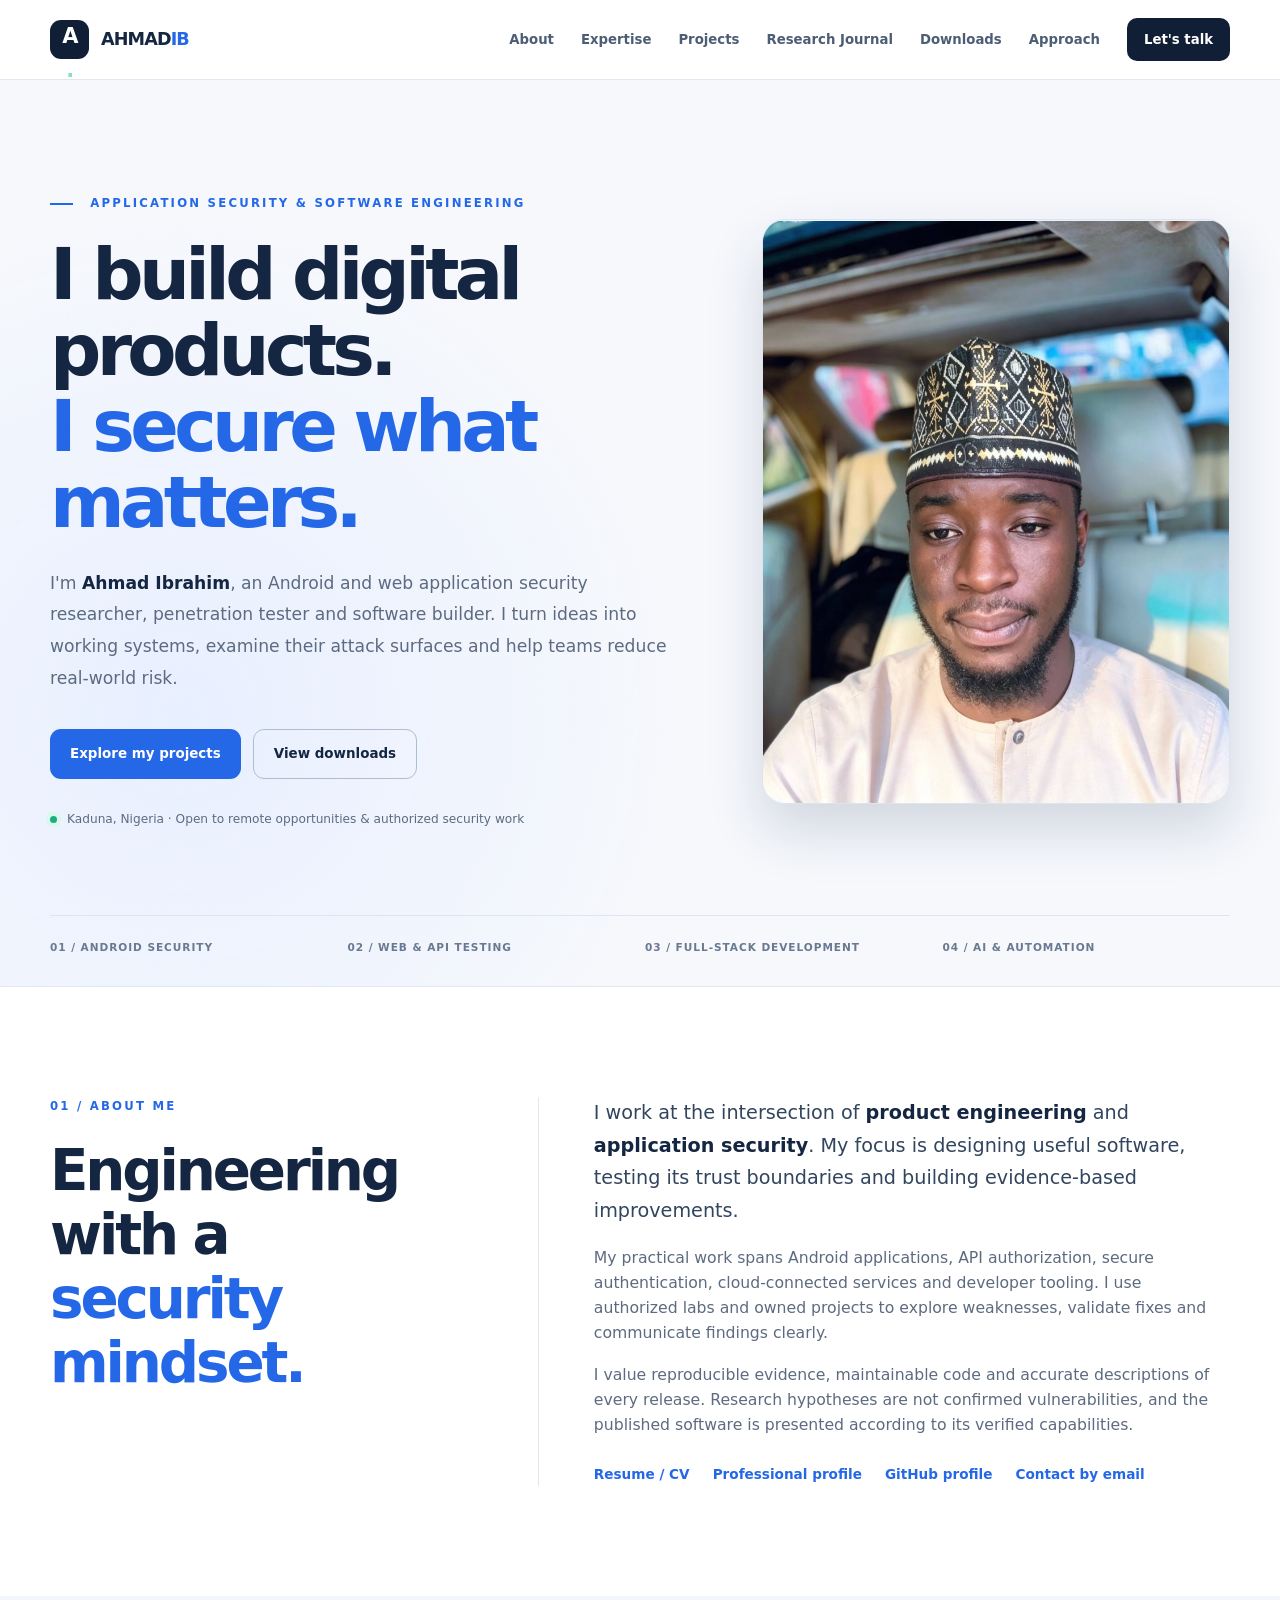
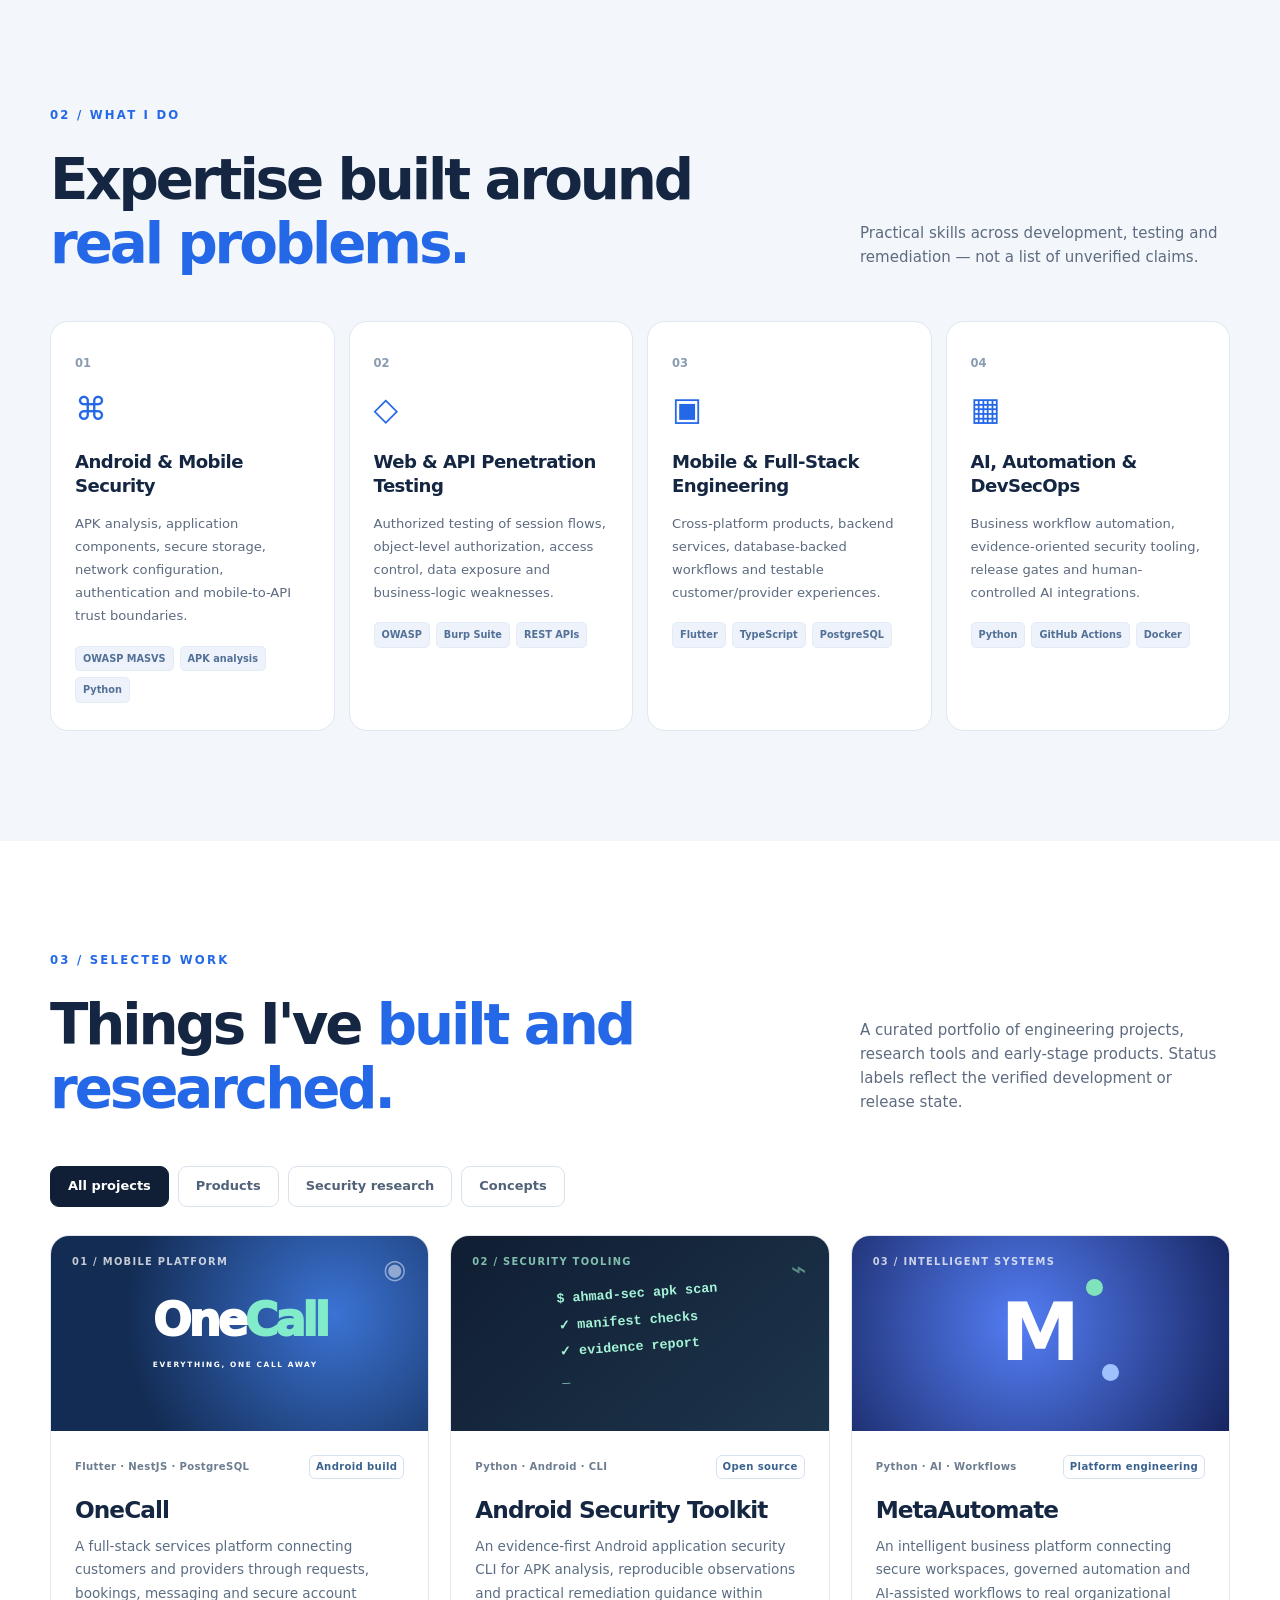
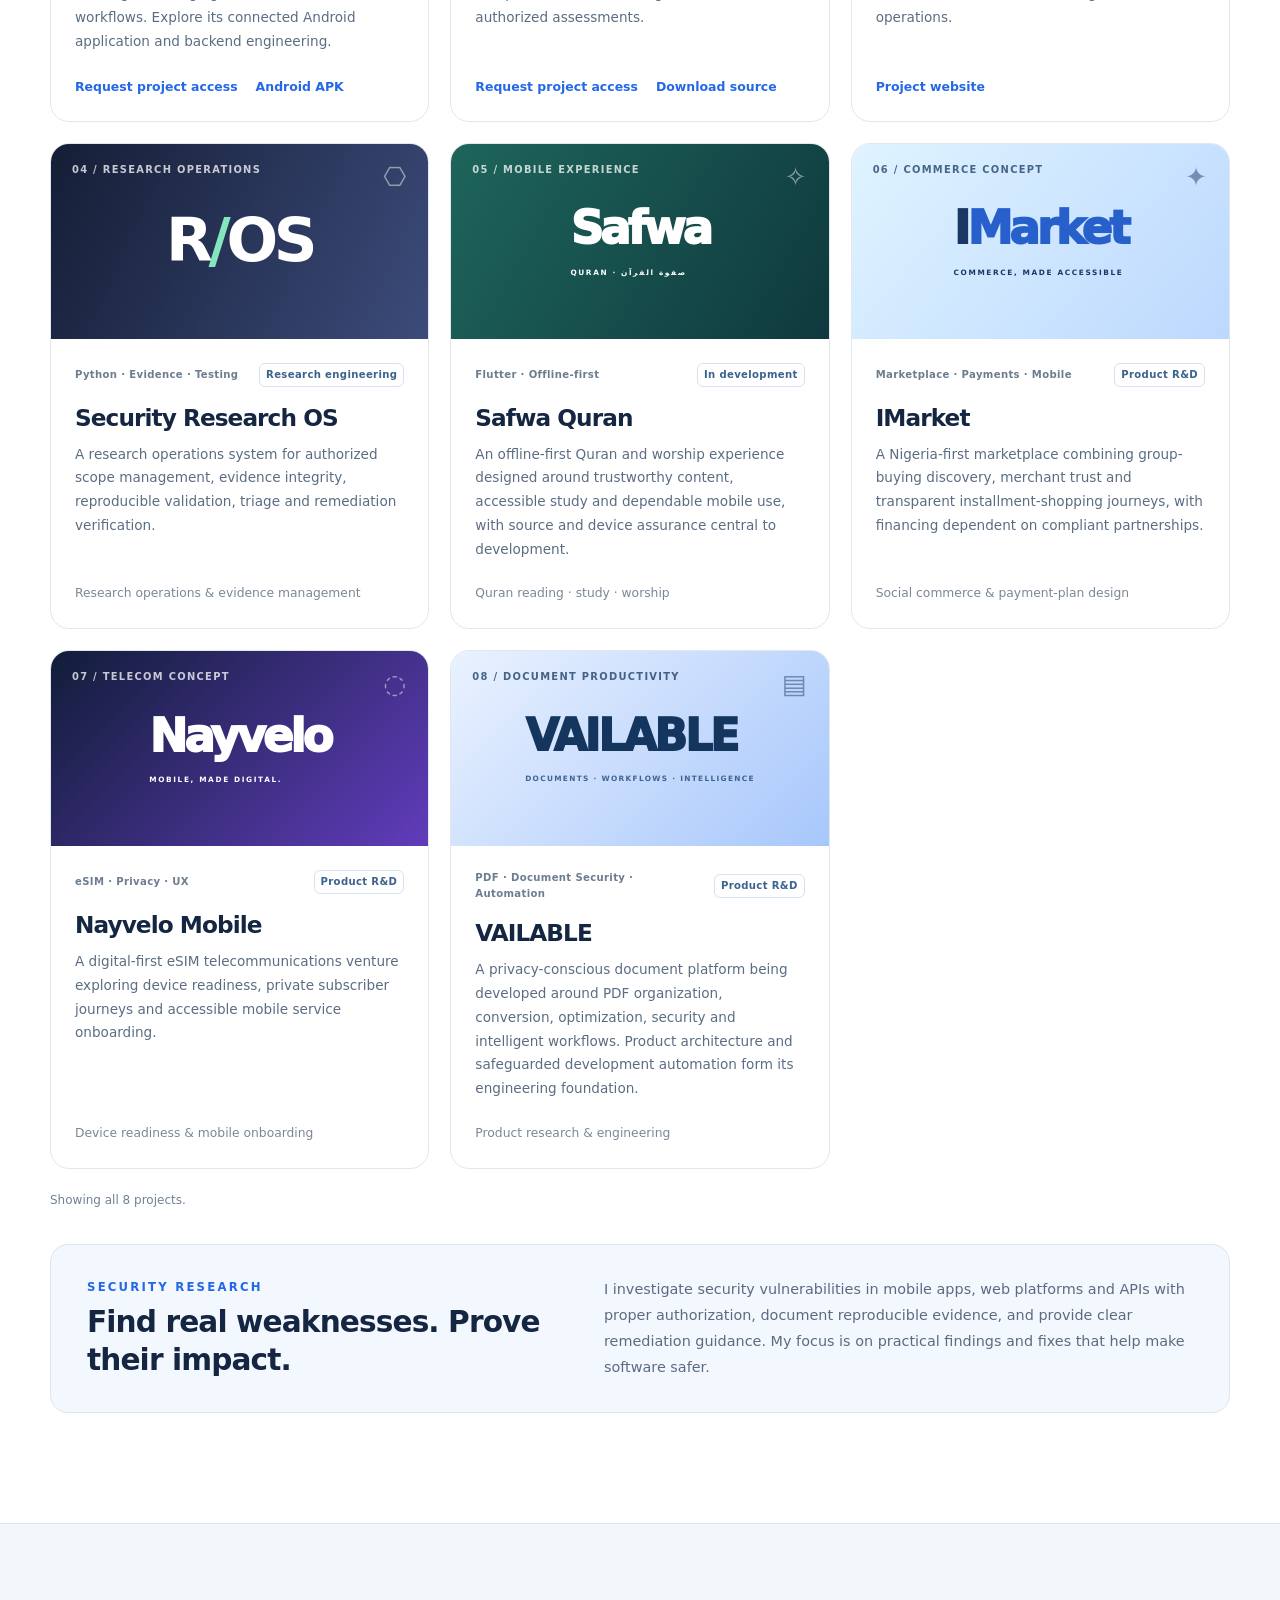
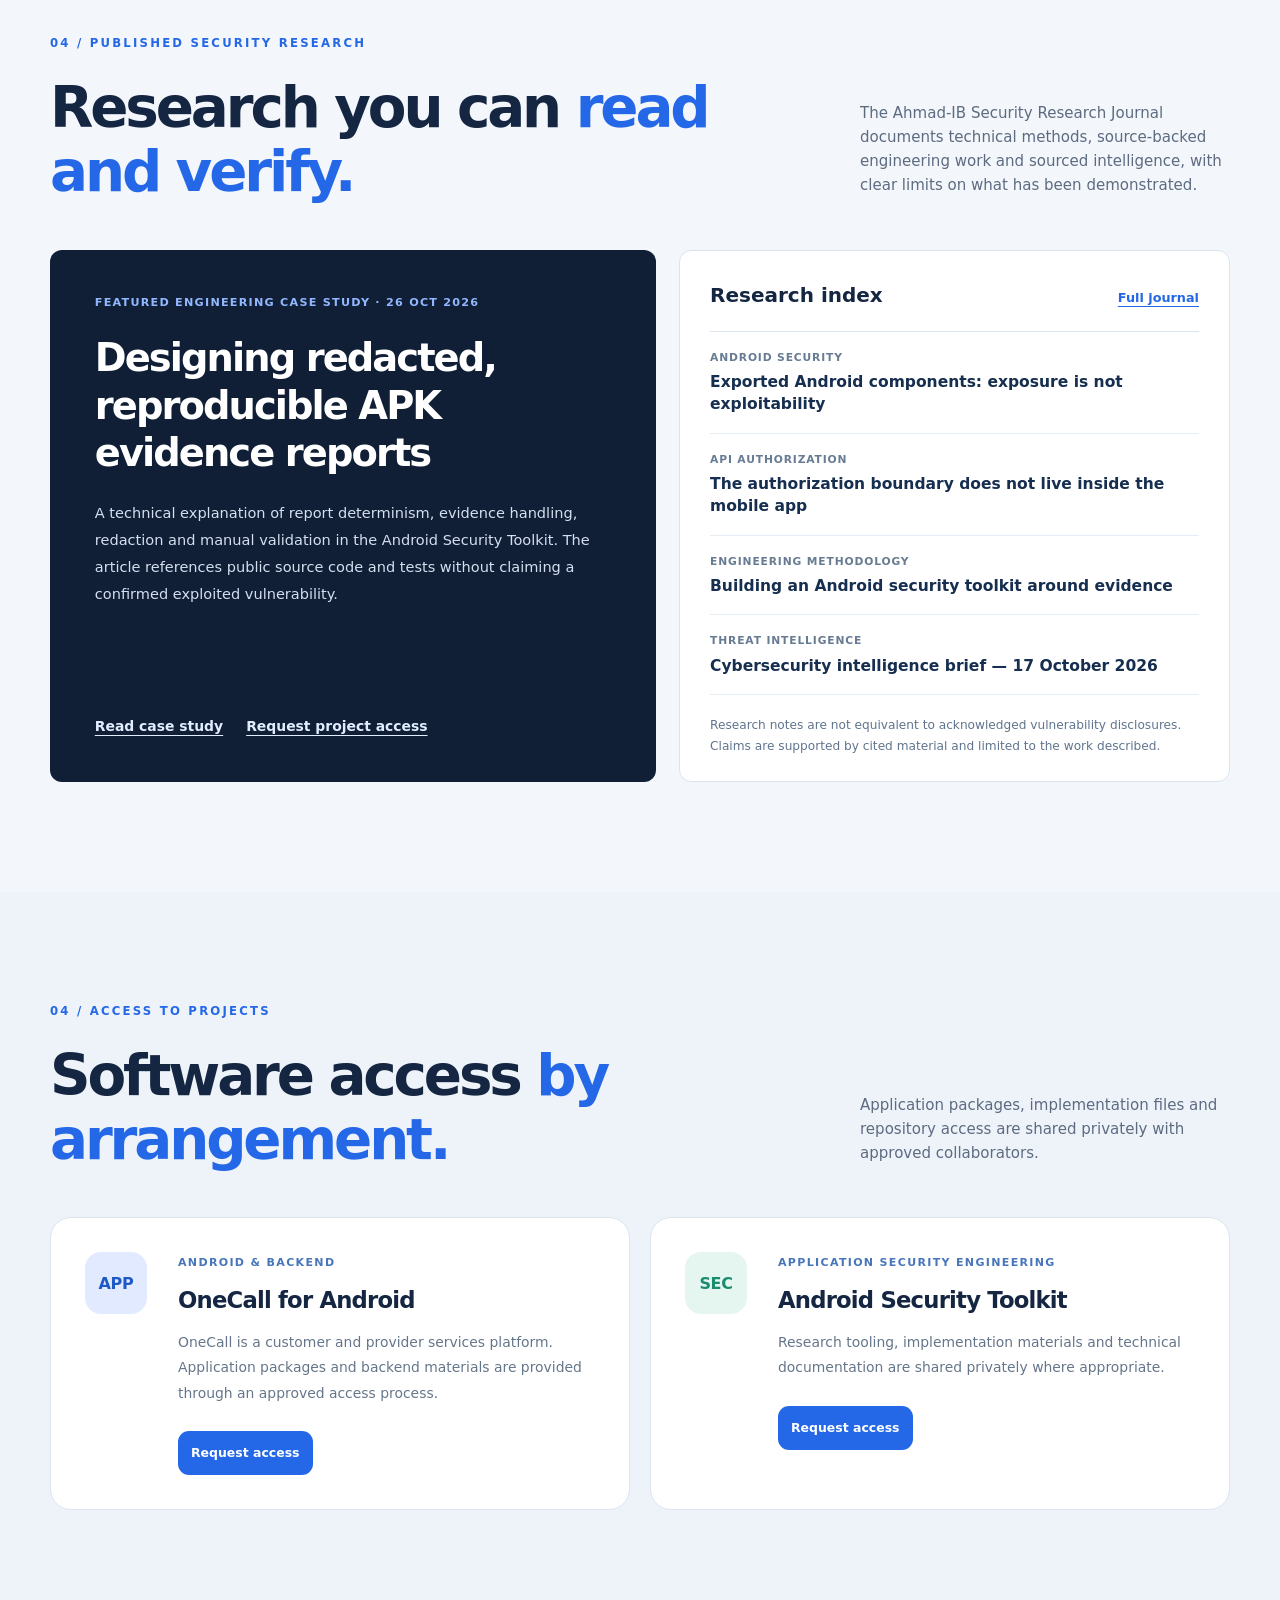
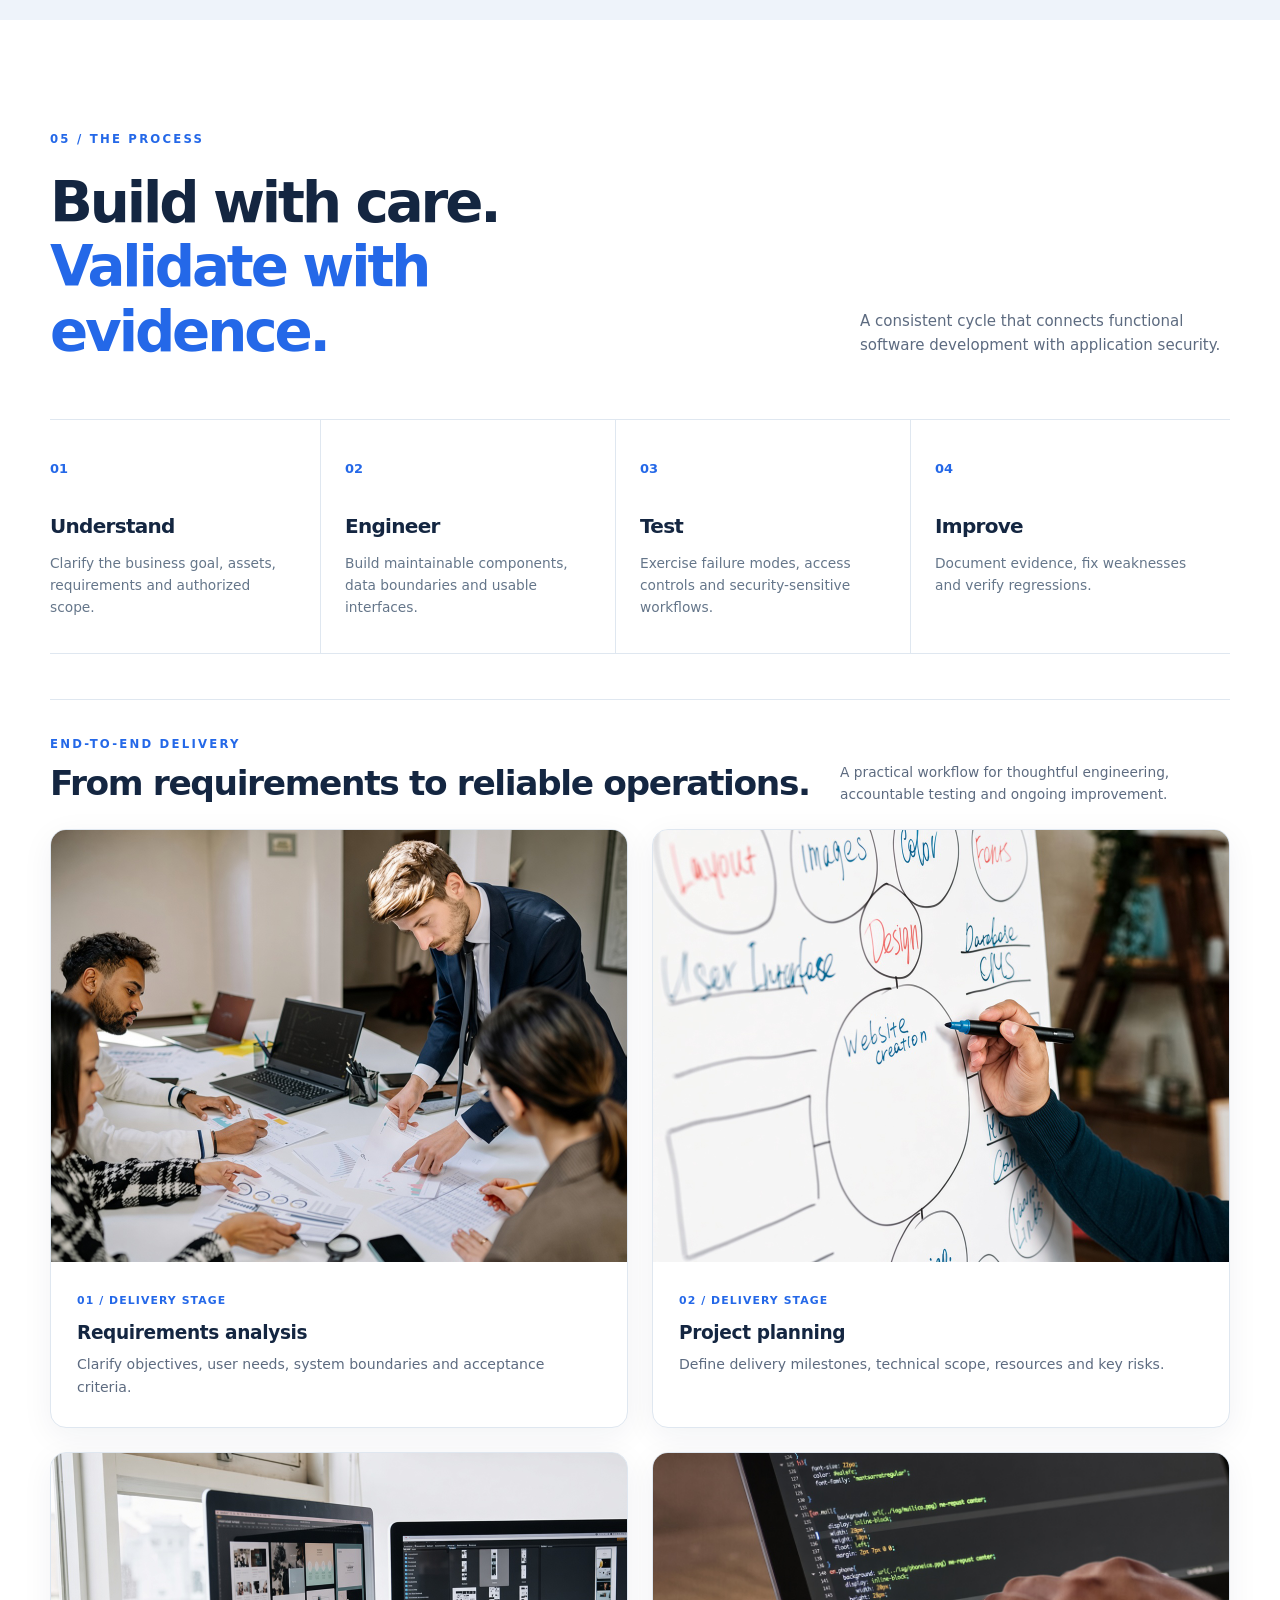
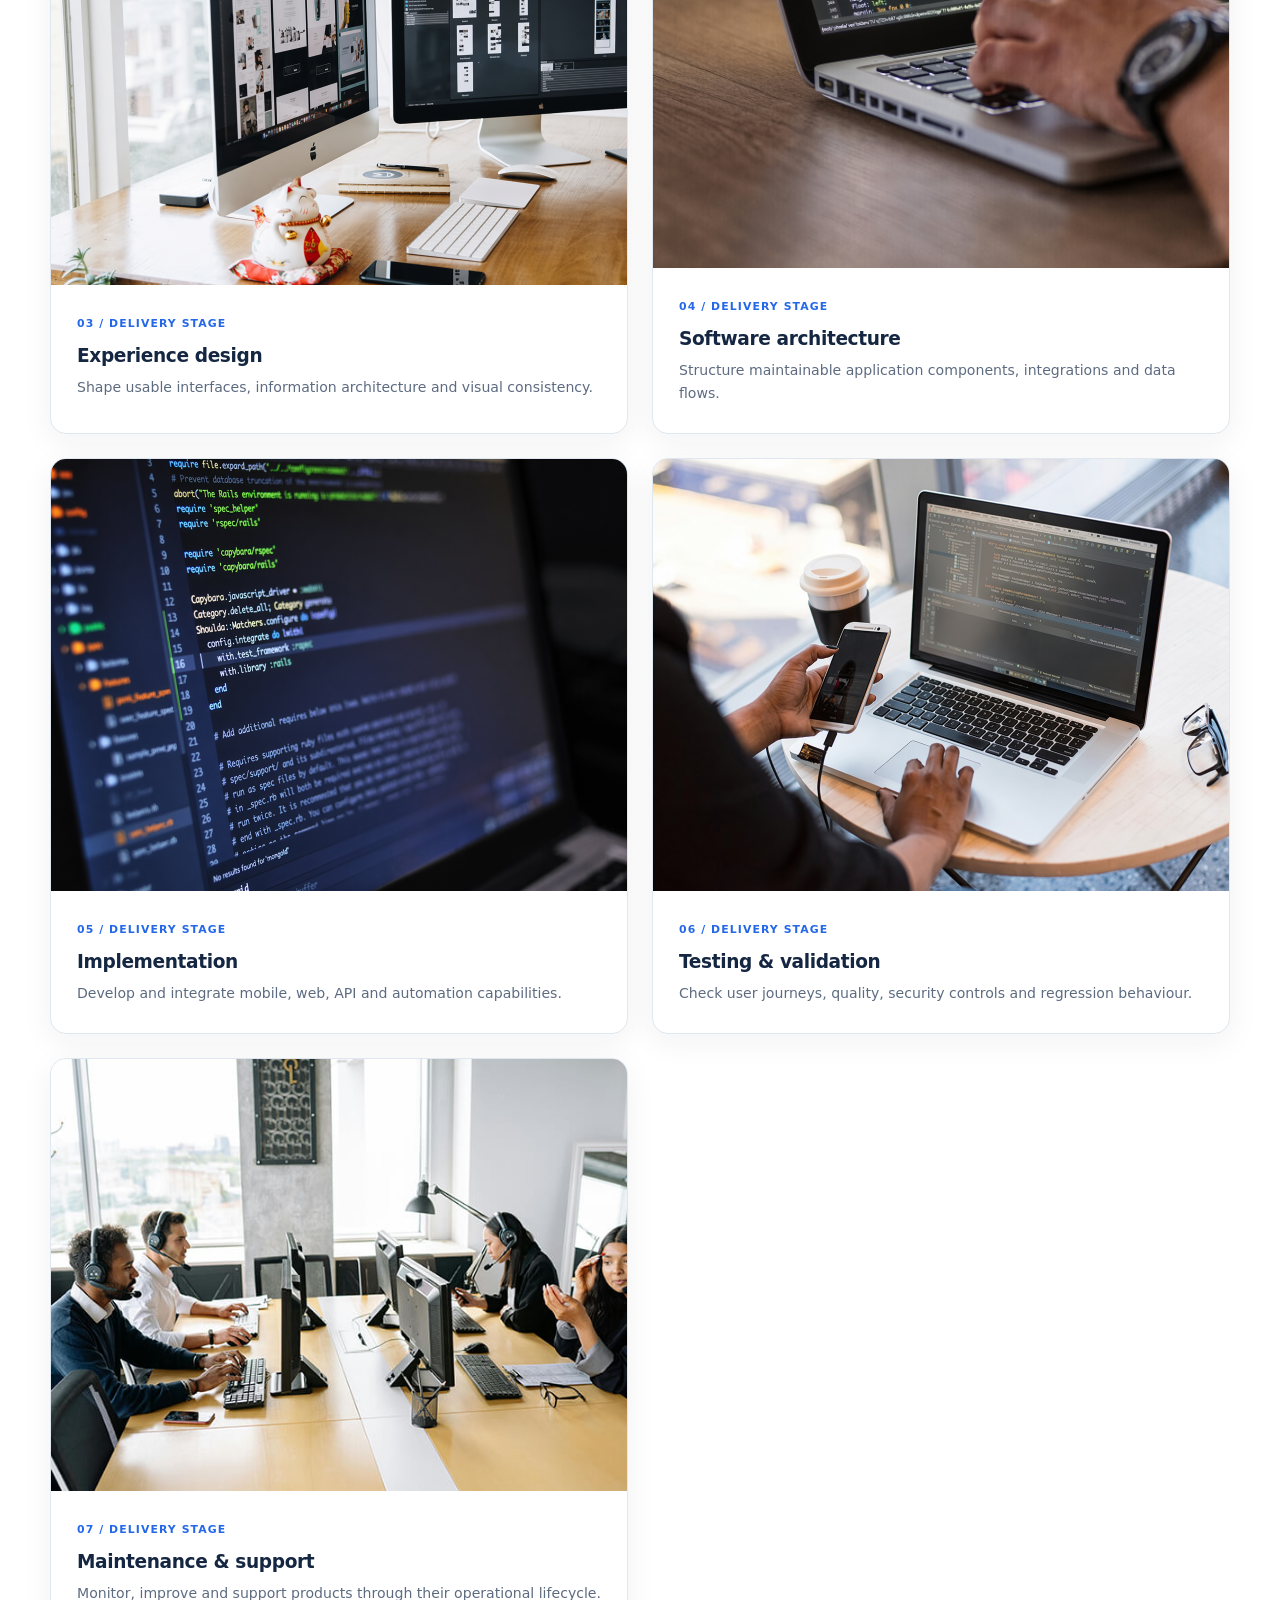
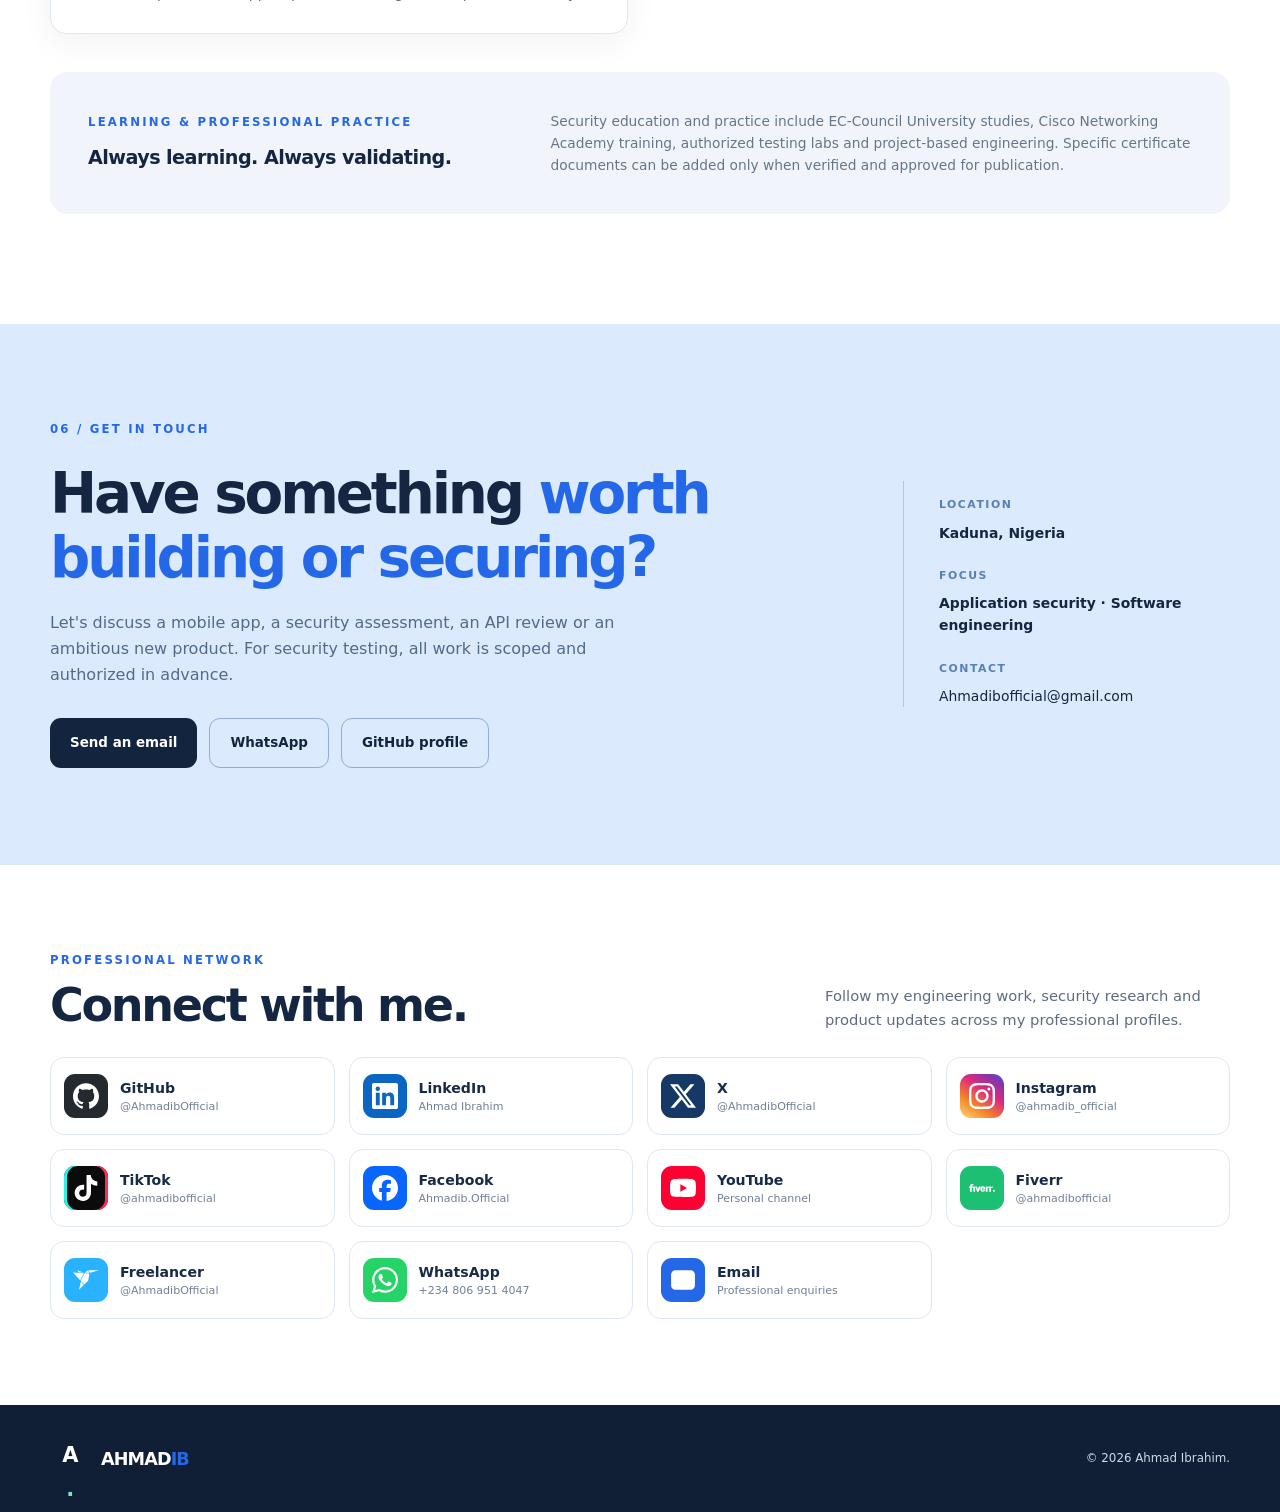
<file: index.html>
<!doctype html>
<html lang="en">
<head>
  <meta charset="utf-8">
  <meta name="viewport" content="width=device-width, initial-scale=1">
  <meta name="theme-color" content="#f6f8fc">
  <meta name="description" content="Ahmad Ibrahim — application security researcher, penetration tester and software engineer. Explore Android security research, mobile products, business automation and publicly documented software downloads.">
  <meta name="author" content="Ahmad Ibrahim">
  <meta property="og:type" content="website">
  <meta property="og:title" content="Ahmad Ibrahim — Security Researcher & Software Engineer">
  <meta property="og:description" content="Real products. Responsible security research. Verified project downloads.">
  <meta property="og:url" content="https://ahmadibofficial.github.io/ahmadib-portfolio/">
  <meta name="twitter:card" content="summary">
<meta name="twitter:creator" content="@AhmadibOfficial">
  <link rel="canonical" href="https://ahmadibofficial.github.io/ahmadib-portfolio/">
  <link rel="icon" type="image/svg+xml" href="assets/favicon.svg">
  <link rel="stylesheet" href="css/style.css">
  <title>Ahmad Ibrahim — Security Researcher & Software Engineer</title>
<script type="application/ld+json">{"@context":"https://schema.org","@graph":[{"@type":"Person","@id":"https://ahmadib.onrender.com/profile.html#person","name":"Ahmad Ibrahim","alternateName":"Ahmad-IB","url":"https://ahmadib.onrender.com/profile.html","image":"https://ahmadib.onrender.com/assets/ahmad-ib-profile.jpg","description":"Software engineer and application security researcher working on Android, web and API security, product engineering, and practical business software.","jobTitle":["Software Engineer","Application Security Researcher"],"homeLocation":{"@type":"Place","name":"Kaduna, Nigeria"},"knowsAbout":["Android application security","API authorization","Web application security","Mobile development","Business process automation"],"sameAs":["https://github.com/AhmadibOfficial","https://www.linkedin.com/in/ahmad-ib","https://x.com/AhmadibOfficial","https://www.instagram.com/ahmadib_official/","https://www.tiktok.com/@ahmadibofficial","https://web.facebook.com/Ahmadib.Official","https://www.youtube.com/channel/UCFwSWl99N4DVZPKe0Xe1SWA"]}]}</script>
</head>
<body>
  <a class="skip-link" href="#main">Skip to content</a>
  <header class="site-header">
    <div class="container header-inner">
      <a class="brand" href="#home" aria-label="Ahmad Ibrahim, home"><span class="brand-icon">A<span>.</span></span><span>AHMAD<span class="brand-muted">IB</span></span></a>
      <button class="menu-toggle" type="button" aria-controls="site-nav" aria-expanded="false" aria-label="Open navigation"><span></span><span></span><span></span></button>
      <nav id="site-nav" class="site-nav" aria-label="Main navigation">
        <a href="#about">About</a><a href="#expertise">Expertise</a><a href="#projects">Projects</a><a href="#research">Research Journal</a><a href="#downloads">Downloads</a><a href="#approach">Approach</a>
        <a class="nav-contact" href="#contact">Let's talk</a>
      </nav>
    </div>
  </header>

  <main id="main">
    <section class="hero" id="home" aria-labelledby="hero-title">
      <div class="container hero-layout">
        <div class="hero-copy">
          <p class="eyebrow"><span class="eyebrow-line"></span> APPLICATION SECURITY & SOFTWARE ENGINEERING</p>
          <h1 id="hero-title">I build digital products.<br><span class="gradient-word">I secure what matters.</span></h1>
          <p class="lead">I'm <strong>Ahmad Ibrahim</strong>, an Android and web application security researcher, penetration tester and software builder. I turn ideas into working systems, examine their attack surfaces and help teams reduce real-world risk.</p>
          <div class="hero-actions">
            <a class="button button-primary" href="#projects">Explore my projects</a>
            <a class="button button-outline" href="#downloads">View downloads</a>
          </div>
          <div class="hero-foot"><span class="status-light" aria-hidden="true"></span> Kaduna, Nigeria · Open to remote opportunities & authorized security work</div>
        </div>

        <div class="hero-portrait-card" aria-label="Ahmad Ibrahim portrait">
          <div class="hero-portrait-fallback" aria-hidden="true">
            <span class="hero-portrait-monogram">AI</span>
            <span class="hero-portrait-name">AHMAD IBRAHIM</span>
          </div>
          <img class="hero-portrait-image" src="assets/ahmad-ib-profile.jpg" alt="Ahmad Ibrahim" width="1641" height="2048" loading="eager" decoding="async" fetchpriority="high">
        </div>
      </div>
      <div class="container capability-strip" aria-label="Specialist areas">
        <span>01 / ANDROID SECURITY</span><span>02 / WEB & API TESTING</span><span>03 / FULL-STACK DEVELOPMENT</span><span>04 / AI & AUTOMATION</span>
      </div>
    </section>

    <section class="section about-section" id="about">
      <div class="container about-layout">
        <div class="section-heading"><p class="overline">01 / ABOUT ME</p><h2>Engineering with a <em>security mindset.</em></h2></div>
        <div class="about-main"><p class="large-paragraph">I work at the intersection of <strong>product engineering</strong> and <strong>application security</strong>. My focus is designing useful software, testing its trust boundaries and building evidence-based improvements.</p>
          <p>My practical work spans Android applications, API authorization, secure authentication, cloud-connected services and developer tooling. I use authorized labs and owned projects to explore weaknesses, validate fixes and communicate findings clearly.</p>
          <p>I value reproducible evidence, maintainable code and accurate descriptions of every release. Research hypotheses are not confirmed vulnerabilities, and the published software is presented according to its verified capabilities.</p>
          <div class="about-links"><a href="https://ahmadib.onrender.com/resume.html" target="_blank" rel="noopener noreferrer">Resume / CV</a><a href="https://ahmadib.onrender.com/profile.html" target="_blank" rel="noopener noreferrer">Professional profile</a><a href="https://github.com/AhmadibOfficial" target="_blank" rel="noopener noreferrer">GitHub profile</a><a href="mailto:Ahmadibofficial@gmail.com">Contact by email</a></div>
        </div>
      </div>
    </section>

    <section class="section expertise-section" id="expertise">
      <div class="container"><div class="section-top"><div><p class="overline">02 / WHAT I DO</p><h2>Expertise built around <em>real problems.</em></h2></div><p class="section-intro">Practical skills across development, testing and remediation — not a list of unverified claims.</p></div>
        <div class="expertise-grid">
          <article class="expertise-card"><span class="expertise-index">01</span><div class="expertise-glyph">⌘</div><h3>Android & Mobile Security</h3><p>APK analysis, application components, secure storage, network configuration, authentication and mobile-to-API trust boundaries.</p><div class="tag-row"><span>OWASP MASVS</span><span>APK analysis</span><span>Python</span></div></article>
          <article class="expertise-card"><span class="expertise-index">02</span><div class="expertise-glyph">◇</div><h3>Web & API Penetration Testing</h3><p>Authorized testing of session flows, object-level authorization, access control, data exposure and business-logic weaknesses.</p><div class="tag-row"><span>OWASP</span><span>Burp Suite</span><span>REST APIs</span></div></article>
          <article class="expertise-card"><span class="expertise-index">03</span><div class="expertise-glyph">▣</div><h3>Mobile & Full-Stack Engineering</h3><p>Cross-platform products, backend services, database-backed workflows and testable customer/provider experiences.</p><div class="tag-row"><span>Flutter</span><span>TypeScript</span><span>PostgreSQL</span></div></article>
          <article class="expertise-card"><span class="expertise-index">04</span><div class="expertise-glyph" aria-hidden="true">▦</div><h3>AI, Automation & DevSecOps</h3><p>Business workflow automation, evidence-oriented security tooling, release gates and human-controlled AI integrations.</p><div class="tag-row"><span>Python</span><span>GitHub Actions</span><span>Docker</span></div></article>
        </div>
      </div>
    </section>

    <section class="section projects-section" id="projects">
      <div class="container"><div class="section-top"><div><p class="overline">03 / SELECTED WORK</p><h2>Things I've <em>built and researched.</em></h2></div><p class="section-intro">A curated portfolio of engineering projects, research tools and early-stage products. Status labels reflect the verified development or release state.</p></div>
        <div class="filter-toolbar" role="group" aria-label="Filter projects"><button type="button" class="filter-button is-active" data-filter="all" aria-pressed="true">All projects</button><button type="button" class="filter-button" data-filter="product" aria-pressed="false">Products</button><button type="button" class="filter-button" data-filter="security" aria-pressed="false">Security research</button><button type="button" class="filter-button" data-filter="concept" aria-pressed="false">Concepts</button></div>
        <div class="projects-grid" id="project-grid">
          <article class="project-card featured" data-category="product"><div class="project-cover cover-onecall"><span class="cover-number">01 / MOBILE PLATFORM</span><div class="cover-word">One<span>Call</span><small>EVERYTHING, ONE CALL AWAY</small></div><span class="cover-mark">◉</span></div><div class="project-body"><div class="project-meta"><span>Flutter · NestJS · PostgreSQL</span><span class="state">Android build</span></div><h3>OneCall</h3><p>A full-stack services platform connecting customers and providers through requests, bookings, messaging and secure account workflows. Explore its connected Android application and backend engineering.</p><div class="project-links"><a href="#contact">Request project access</a><a href="#downloads">Android APK</a></div></div></article>
          <article class="project-card" data-category="security"><div class="project-cover cover-toolkit"><span class="cover-number">02 / SECURITY TOOLING</span><div class="terminal-lines"><span>$ ahmad-sec apk scan</span><span>✓ manifest checks</span><span>✓ evidence report</span><span>_</span></div><span class="cover-mark">⌁</span></div><div class="project-body"><div class="project-meta"><span>Python · Android · CLI</span><span class="state">Open source</span></div><h3>Android Security Toolkit</h3><p>An evidence-first Android application security CLI for APK analysis, reproducible observations and practical remediation guidance within authorized assessments.</p><div class="project-links"><a href="#contact">Request project access</a><a href="#downloads">Download source</a></div></div></article>
          <article class="project-card" data-category="product"><div class="project-cover cover-meta"><span class="cover-number">03 / INTELLIGENT SYSTEMS</span><div class="meta-shape"><span>M</span><i></i><i></i></div></div><div class="project-body"><div class="project-meta"><span>Python · AI · Workflows</span><span class="state">Platform engineering</span></div><h3>MetaAutomate</h3><p>An intelligent business platform connecting secure workspaces, governed automation and AI-assisted workflows to real organizational operations.</p><div class="project-links"><a href="https://metaautomate.onrender.com/" target="_blank" rel="noopener noreferrer">Project website</a></div></div></article>
          <article class="project-card" data-category="security"><div class="project-cover cover-research"><span class="cover-number">04 / RESEARCH OPERATIONS</span><div class="research-symbol">R<span>/</span>OS</div><span class="cover-mark">⎔</span></div><div class="project-body"><div class="project-meta"><span>Python · Evidence · Testing</span><span class="state">Research engineering</span></div><h3>Security Research OS</h3><p>A research operations system for authorized scope management, evidence integrity, reproducible validation, triage and remediation verification.</p><div class="project-links"><span class="link-muted">Research operations & evidence management</span></div></div></article>
          <article class="project-card" data-category="product"><div class="project-cover cover-safwa"><span class="cover-number">05 / MOBILE EXPERIENCE</span><div class="cover-word">Safwa<small>QURAN · صفوة القرآن</small></div><span class="cover-mark">✧</span></div><div class="project-body"><div class="project-meta"><span>Flutter · Offline-first</span><span class="state">In development</span></div><h3>Safwa Quran</h3><p>An offline-first Quran and worship experience designed around trustworthy content, accessible study and dependable mobile use, with source and device assurance central to development.</p><div class="project-links"><span class="link-muted">Quran reading · study · worship</span></div></div></article>
          <article class="project-card" data-category="concept"><div class="project-cover cover-imarket"><span class="cover-number">06 / COMMERCE CONCEPT</span><div class="cover-word">I<span>Market</span><small>COMMERCE, MADE ACCESSIBLE</small></div><span class="cover-mark">✦</span></div><div class="project-body"><div class="project-meta"><span>Marketplace · Payments · Mobile</span><span class="state">Product R&D</span></div><h3>IMarket</h3><p>A Nigeria-first marketplace combining group-buying discovery, merchant trust and transparent installment-shopping journeys, with financing dependent on compliant partnerships.</p><div class="project-links"><span class="link-muted">Social commerce & payment-plan design</span></div></div></article>
          <article class="project-card" data-category="concept"><div class="project-cover cover-nayvelo"><span class="cover-number">07 / TELECOM CONCEPT</span><div class="cover-word">Nayvelo<small>MOBILE, MADE DIGITAL.</small></div><span class="cover-mark">◌</span></div><div class="project-body"><div class="project-meta"><span>eSIM · Privacy · UX</span><span class="state">Product R&D</span></div><h3>Nayvelo Mobile</h3><p>A digital-first eSIM telecommunications venture exploring device readiness, private subscriber journeys and accessible mobile service onboarding.</p><div class="project-links"><span class="link-muted">Device readiness & mobile onboarding</span></div></div></article>
          <article class="project-card" data-category="product"><div class="project-cover cover-vailable"><span class="cover-number">08 / DOCUMENT PRODUCTIVITY</span><div class="cover-word">VAILABLE<small>DOCUMENTS · WORKFLOWS · INTELLIGENCE</small></div><span class="cover-mark">▤</span></div><div class="project-body"><div class="project-meta"><span>PDF · Document Security · Automation</span><span class="state">Product R&D</span></div><h3>VAILABLE</h3><p>A privacy-conscious document platform being developed around PDF organization, conversion, optimization, security and intelligent workflows. Product architecture and safeguarded development automation form its engineering foundation.</p><div class="project-links"><span class="link-muted">Product research & engineering</span></div></div></article>
        </div>
        <p class="projects-note" id="filter-status" role="status" aria-live="polite">Showing all 8 projects.</p>
        <div class="research-mission"><div><p class="overline">SECURITY RESEARCH</p><h3>Find real weaknesses. Prove their impact.</h3></div><p>I investigate security vulnerabilities in mobile apps, web platforms and APIs with proper authorization, document reproducible evidence, and provide clear remediation guidance. My focus is on practical findings and fixes that help make software safer.</p></div>
      </div>
    </section>

    <section class="section research-preview-section" id="research" aria-labelledby="research-preview-title">
      <div class="container">
        <div class="section-top">
          <div><p class="overline">04 / PUBLISHED SECURITY RESEARCH</p><h2 id="research-preview-title">Research you can <em>read and verify.</em></h2></div>
          <p class="section-intro">The Ahmad-IB Security Research Journal documents technical methods, source-backed engineering work and sourced intelligence, with clear limits on what has been demonstrated.</p>
        </div>
        <div class="research-preview-grid">
          <article class="research-preview-feature">
            <p class="research-preview-label">FEATURED ENGINEERING CASE STUDY · 26 OCT 2026</p>
            <h3>Designing redacted, reproducible APK evidence reports</h3>
            <p>A technical explanation of report determinism, evidence handling, redaction and manual validation in the Android Security Toolkit. The article references public source code and tests without claiming a confirmed exploited vulnerability.</p>
            <div class="research-preview-actions">
              <a href="https://ahmadib.onrender.com/articles/redacted-apk-evidence-reports.html" target="_blank" rel="noopener noreferrer">Read case study</a>
              <a href="#contact">Request project access</a>
            </div>
          </article>
          <div class="research-preview-list" aria-labelledby="research-index-title">
            <div class="research-index-head"><h3 id="research-index-title">Research index</h3><a href="https://ahmadib.onrender.com/#research" target="_blank" rel="noopener noreferrer">Full journal</a></div>
            <div class="research-index-item"><span>ANDROID SECURITY</span><a href="https://ahmadib.onrender.com/articles/exported-android-components.html" target="_blank" rel="noopener noreferrer">Exported Android components: exposure is not exploitability</a></div>
            <div class="research-index-item"><span>API AUTHORIZATION</span><a href="https://ahmadib.onrender.com/articles/api-authorization-boundaries.html" target="_blank" rel="noopener noreferrer">The authorization boundary does not live inside the mobile app</a></div>
            <div class="research-index-item"><span>ENGINEERING METHODOLOGY</span><a href="https://ahmadib.onrender.com/articles/android-security-toolkit.html" target="_blank" rel="noopener noreferrer">Building an Android security toolkit around evidence</a></div>
            <div class="research-index-item"><span>THREAT INTELLIGENCE</span><a href="https://ahmadib.onrender.com/articles/intelligence-2026-10-17.html" target="_blank" rel="noopener noreferrer">Cybersecurity intelligence brief — 17 October 2026</a></div>
            <p class="research-index-note">Research notes are not equivalent to acknowledged vulnerability disclosures. Claims are supported by cited material and limited to the work described.</p>
          </div>
        </div>
      </div>
    </section>

    <section class="section downloads-section" id="downloads">
  <div class="container"><div class="section-top"><div><p class="overline">04 / ACCESS TO PROJECTS</p><h2>Software access <em>by arrangement.</em></h2></div><p class="section-intro">Application packages, implementation files and repository access are shared privately with approved collaborators.</p></div>
    <div class="download-grid">
      <article class="download-card"><div class="download-icon">APP</div><div><p class="download-kicker">ANDROID & BACKEND</p><h3>OneCall for Android</h3><p>OneCall is a customer and provider services platform. Application packages and backend materials are provided through an approved access process.</p><div class="download-actions"><a class="button button-primary" href="mailto:Ahmadibofficial@gmail.com?subject=OneCall%20Project%20Access">Request access</a></div></div></article>
      <article class="download-card"><div class="download-icon code-icon">SEC</div><div><p class="download-kicker">APPLICATION SECURITY ENGINEERING</p><h3>Android Security Toolkit</h3><p>Research tooling, implementation materials and technical documentation are shared privately where appropriate.</p><div class="download-actions"><a class="button button-primary" href="mailto:Ahmadibofficial@gmail.com?subject=Android%20Security%20Toolkit%20Access">Request access</a></div></div></article>
    </div>
  </div>
</section>

    <section class="section approach-section" id="approach">
      <div class="container"><div class="section-top"><div><p class="overline">05 / THE PROCESS</p><h2>Build with care.<br><em>Validate with evidence.</em></h2></div><p class="section-intro">A consistent cycle that connects functional software development with application security.</p></div>
        <div class="process-grid"><div class="process-step"><span>01</span><h3>Understand</h3><p>Clarify the business goal, assets, requirements and authorized scope.</p></div><div class="process-step"><span>02</span><h3>Engineer</h3><p>Build maintainable components, data boundaries and usable interfaces.</p></div><div class="process-step"><span>03</span><h3>Test</h3><p>Exercise failure modes, access controls and security-sensitive workflows.</p></div><div class="process-step"><span>04</span><h3>Improve</h3><p>Document evidence, fix weaknesses and verify regressions.</p></div></div>

        <section class="workflow-showcase" aria-labelledby="workflow-gallery-title">
          <div class="workflow-heading"><div><p class="overline">END-TO-END DELIVERY</p><h3 id="workflow-gallery-title">From requirements to reliable operations.</h3></div><p>A practical workflow for thoughtful engineering, accountable testing and ongoing improvement.</p></div>
          <div class="workflow-gallery">
          <article class="workflow-card"><div class="workflow-image workflow-image--requirements" data-photo-path="assets/workflow/requirements-analysis.jpg" role="img" aria-label="Illustrative photograph of a team reviewing requirements and printed materials"></div><div class="workflow-copy"><span>01 / DELIVERY STAGE</span><h4>Requirements analysis</h4><p>Clarify objectives, user needs, system boundaries and acceptance criteria.</p></div></article>
          <article class="workflow-card"><div class="workflow-image workflow-image--planning" data-photo-path="assets/workflow/planning.jpg" role="img" aria-label="Illustrative photograph of a person planning website elements on a whiteboard"></div><div class="workflow-copy"><span>02 / DELIVERY STAGE</span><h4>Project planning</h4><p>Define delivery milestones, technical scope, resources and key risks.</p></div></article>
          <article class="workflow-card"><div class="workflow-image workflow-image--design" data-photo-path="assets/workflow/design.jpg" role="img" aria-label="Illustrative photograph of two desktop monitors displaying digital design work"></div><div class="workflow-copy"><span>03 / DELIVERY STAGE</span><h4>Experience design</h4><p>Shape usable interfaces, information architecture and visual consistency.</p></div></article>
          <article class="workflow-card"><div class="workflow-image workflow-image--architecture" data-photo-path="assets/workflow/software-architecture.jpg" role="img" aria-label="Illustrative photograph of code being edited on a laptop"></div><div class="workflow-copy"><span>04 / DELIVERY STAGE</span><h4>Software architecture</h4><p>Structure maintainable application components, integrations and data flows.</p></div></article>
          <article class="workflow-card"><div class="workflow-image workflow-image--development" data-photo-path="assets/workflow/development.jpg" role="img" aria-label="Illustrative close-up photograph of source code in an editor"></div><div class="workflow-copy"><span>05 / DELIVERY STAGE</span><h4>Implementation</h4><p>Develop and integrate mobile, web, API and automation capabilities.</p></div></article>
          <article class="workflow-card"><div class="workflow-image workflow-image--testing" data-photo-path="assets/workflow/testing.jpg" role="img" aria-label="Illustrative photograph of a developer testing software using a laptop and phone"></div><div class="workflow-copy"><span>06 / DELIVERY STAGE</span><h4>Testing & validation</h4><p>Check user journeys, quality, security controls and regression behaviour.</p></div></article>
          <article class="workflow-card"><div class="workflow-image workflow-image--maintenance" data-photo-path="assets/workflow/maintenance.jpg" role="img" aria-label="Illustrative photograph of a support desk with people working at computers"></div><div class="workflow-copy"><span>07 / DELIVERY STAGE</span><h4>Maintenance & support</h4><p>Monitor, improve and support products through their operational lifecycle.</p></div></article>
          </div>
          
        </section>
        <div class="credentials-note"><div><p class="overline">LEARNING & PROFESSIONAL PRACTICE</p><h3>Always learning. Always validating.</h3></div><p>Security education and practice include EC-Council University studies, Cisco Networking Academy training, authorized testing labs and project-based engineering. Specific certificate documents can be added only when verified and approved for publication.</p></div>
      </div>
    </section>

    <section class="contact-section" id="contact"><div class="container contact-layout"><div><p class="overline">06 / GET IN TOUCH</p><h2>Have something <em>worth building or securing?</em></h2><p>Let's discuss a mobile app, a security assessment, an API review or an ambitious new product. For security testing, all work is scoped and authorized in advance.</p><div class="contact-buttons"><a class="button button-dark" href="mailto:Ahmadibofficial@gmail.com?subject=Project%20or%20security%20assessment%20enquiry">Send an email</a><a class="button button-contact-outline" href="https://wa.me/2348069514047" target="_blank" rel="noopener noreferrer">WhatsApp</a><a class="button button-contact-outline" href="https://github.com/AhmadibOfficial" target="_blank" rel="noopener noreferrer">GitHub profile</a></div></div><div class="contact-side"><span>LOCATION</span><strong>Kaduna, Nigeria</strong><span>FOCUS</span><strong>Application security · Software engineering</strong><span>CONTACT</span><a href="mailto:Ahmadibofficial@gmail.com">Ahmadibofficial@gmail.com</a></div></div></section>
  <section class="social-presence" id="connect" aria-labelledby="connect-title">
 <div class="container">
  <div class="social-presence-head"><div><p class="overline">PROFESSIONAL NETWORK</p><h2 id="connect-title">Connect with me.</h2></div><p>Follow my engineering work, security research and product updates across my professional profiles.</p></div>
  <div class="social-account-grid"><a class="social-account social-github" href="https://github.com/AhmadibOfficial" target="_blank" rel="me noopener noreferrer" aria-label="GitHub: @AhmadibOfficial (opens in a new tab)"><span class="social-logo"><svg aria-hidden="true" focusable="false" width="27" height="27" fill="currentColor" role="img" viewBox="0 0 24 24" xmlns="http://www.w3.org/2000/svg"><path d="M12 .297c-6.63 0-12 5.373-12 12 0 5.303 3.438 9.8 8.205 11.385.6.113.82-.258.82-.577 0-.285-.01-1.04-.015-2.04-3.338.724-4.042-1.61-4.042-1.61C4.422 18.07 3.633 17.7 3.633 17.7c-1.087-.744.084-.729.084-.729 1.205.084 1.838 1.236 1.838 1.236 1.07 1.835 2.809 1.305 3.495.998.108-.776.417-1.305.76-1.605-2.665-.3-5.466-1.332-5.466-5.93 0-1.31.465-2.38 1.235-3.22-.135-.303-.54-1.523.105-3.176 0 0 1.005-.322 3.3 1.23.96-.267 1.98-.399 3-.405 1.02.006 2.04.138 3 .405 2.28-1.552 3.285-1.23 3.285-1.23.645 1.653.24 2.873.12 3.176.765.84 1.23 1.91 1.23 3.22 0 4.61-2.805 5.625-5.475 5.92.42.36.81 1.096.81 2.22 0 1.606-.015 2.896-.015 3.286 0 .315.21.69.825.57C20.565 22.092 24 17.592 24 12.297c0-6.627-5.373-12-12-12"/></svg></span><span class="social-info"><strong>GitHub</strong><small>@AhmadibOfficial</small></span></a><a class="social-account social-linkedin" href="https://www.linkedin.com/in/ahmad-ib" target="_blank" rel="me noopener noreferrer" aria-label="LinkedIn: Ahmad Ibrahim (opens in a new tab)"><span class="social-logo"><svg role="img" aria-hidden="true" focusable="false" width="27" height="27" fill="currentColor" viewBox="0 0 24 24" xmlns="http://www.w3.org/2000/svg"><path d="M20.447 20.452h-3.554v-5.569c0-1.328-.027-3.036-1.852-3.036-1.853 0-2.136 1.445-2.136 2.938v5.667H9.35V9h3.414v1.561h.049c.477-.9 1.637-1.85 3.369-1.85 3.601 0 4.268 2.37 4.268 5.455v6.286zM5.337 7.433a2.062 2.062 0 1 1 0-4.124 2.062 2.062 0 0 1 0 4.124zM7.119 20.452H3.555V9H7.12v11.452zM22.225 0H1.771C.792 0 0 .774 0 1.729v20.542C0 23.227.792 24 1.771 24h20.451C23.2 24 24 23.227 24 22.271V1.729C24 .774 23.2 0 22.222 0h.003z"/></svg></span><span class="social-info"><strong>LinkedIn</strong><small>Ahmad Ibrahim</small></span></a><a class="social-account social-x" href="https://x.com/AhmadibOfficial" target="_blank" rel="me noopener noreferrer" aria-label="X: @AhmadibOfficial (opens in a new tab)"><span class="social-logo"><svg role="img" aria-hidden="true" focusable="false" width="25" height="25" fill="#ffffff" viewBox="0 0 24 24" xmlns="http://www.w3.org/2000/svg"><path d="M18.901 1.153h3.68l-8.04 9.188L24 22.847h-7.406l-5.8-7.584-6.638 7.584H.475l8.599-9.829L0 1.153h7.594l5.243 6.932zM17.61 20.644h2.039L6.486 3.24H4.298z"/></svg></span><span class="social-info"><strong>X</strong><small>@AhmadibOfficial</small></span></a><a class="social-account social-instagram" href="https://www.instagram.com/ahmadib_official/" target="_blank" rel="me noopener noreferrer" aria-label="Instagram: @ahmadib_official (opens in a new tab)"><span class="social-logo"><svg aria-hidden="true" focusable="false" width="27" height="27" fill="currentColor" role="img" viewBox="0 0 24 24" xmlns="http://www.w3.org/2000/svg"><path d="M7.0301.084c-1.2768.0602-2.1487.264-2.911.5634-.7888.3075-1.4575.72-2.1228 1.3877-.6652.6677-1.075 1.3368-1.3802 2.127-.2954.7638-.4956 1.6365-.552 2.914-.0564 1.2775-.0689 1.6882-.0626 4.947.0062 3.2586.0206 3.6671.0825 4.9473.061 1.2765.264 2.1482.5635 2.9107.308.7889.72 1.4573 1.388 2.1228.6679.6655 1.3365 1.0743 2.1285 1.38.7632.295 1.6361.4961 2.9134.552 1.2773.056 1.6884.069 4.9462.0627 3.2578-.0062 3.668-.0207 4.9478-.0814 1.28-.0607 2.147-.2652 2.9098-.5633.7889-.3086 1.4578-.72 2.1228-1.3881.665-.6682 1.0745-1.3378 1.3795-2.1284.2957-.7632.4966-1.636.552-2.9124.056-1.2809.0692-1.6898.063-4.948-.0063-3.2583-.021-3.6668-.0817-4.9465-.0607-1.2797-.264-2.1487-.5633-2.9117-.3084-.7889-.72-1.4568-1.3876-2.1228C21.2982 1.33 20.628.9208 19.8378.6165 19.074.321 18.2017.1197 16.9244.0645 15.6471.0093 15.236-.005 11.977.0014 8.718.0076 8.31.0215 7.0301.0839m.1402 21.6932c-1.17-.0509-1.8053-.2453-2.2287-.408-.5606-.216-.96-.4771-1.3819-.895-.422-.4178-.6811-.8186-.9-1.378-.1644-.4234-.3624-1.058-.4171-2.228-.0595-1.2645-.072-1.6442-.079-4.848-.007-3.2037.0053-3.583.0607-4.848.05-1.169.2456-1.805.408-2.2282.216-.5613.4762-.96.895-1.3816.4188-.4217.8184-.6814 1.3783-.9003.423-.1651 1.0575-.3614 2.227-.4171 1.2655-.06 1.6447-.072 4.848-.079 3.2033-.007 3.5835.005 4.8495.0608 1.169.0508 1.8053.2445 2.228.408.5608.216.96.4754 1.3816.895.4217.4194.6816.8176.9005 1.3787.1653.4217.3617 1.056.4169 2.2263.0602 1.2655.0739 1.645.0796 4.848.0058 3.203-.0055 3.5834-.061 4.848-.051 1.17-.245 1.8055-.408 2.2294-.216.5604-.4763.96-.8954 1.3814-.419.4215-.8181.6811-1.3783.9-.4224.1649-1.0577.3617-2.2262.4174-1.2656.0595-1.6448.072-4.8493.079-3.2045.007-3.5825-.006-4.848-.0608M16.953 5.5864A1.44 1.44 0 1 0 18.39 4.144a1.44 1.44 0 0 0-1.437 1.4424M5.8385 12.012c.0067 3.4032 2.7706 6.1557 6.173 6.1493 3.4026-.0065 6.157-2.7701 6.1506-6.1733-.0065-3.4032-2.771-6.1565-6.174-6.1498-3.403.0067-6.156 2.771-6.1496 6.1738M8 12.0077a4 4 0 1 1 4.008 3.9921A3.9996 3.9996 0 0 1 8 12.0077"/></svg></span><span class="social-info"><strong>Instagram</strong><small>@ahmadib_official</small></span></a><a class="social-account social-tiktok" href="https://www.tiktok.com/@ahmadibofficial" target="_blank" rel="me noopener noreferrer" aria-label="TikTok: @ahmadibofficial (opens in a new tab)"><span class="social-logo"><svg aria-hidden="true" focusable="false" width="27" height="27" fill="currentColor" role="img" viewBox="0 0 24 24" xmlns="http://www.w3.org/2000/svg"><path d="M12.525.02c1.31-.02 2.61-.01 3.91-.02.08 1.53.63 3.09 1.75 4.17 1.12 1.11 2.7 1.62 4.24 1.79v4.03c-1.44-.05-2.89-.35-4.2-.97-.57-.26-1.1-.59-1.62-.93-.01 2.92.01 5.84-.02 8.75-.08 1.4-.54 2.79-1.35 3.94-1.31 1.92-3.58 3.17-5.91 3.21-1.43.08-2.86-.31-4.08-1.03-2.02-1.19-3.44-3.37-3.65-5.71-.02-.5-.03-1-.01-1.49.18-1.9 1.12-3.72 2.58-4.96 1.66-1.44 3.98-2.13 6.15-1.72.02 1.48-.04 2.96-.04 4.44-.99-.32-2.15-.23-3.02.37-.63.41-1.11 1.04-1.36 1.75-.21.51-.15 1.07-.14 1.61.24 1.64 1.82 3.02 3.5 2.87 1.12-.01 2.19-.66 2.77-1.61.19-.33.4-.67.41-1.06.1-1.79.06-3.57.07-5.36.01-4.03-.01-8.05.02-12.07z"/></svg></span><span class="social-info"><strong>TikTok</strong><small>@ahmadibofficial</small></span></a><a class="social-account social-facebook" href="https://web.facebook.com/Ahmadib.Official" target="_blank" rel="me noopener noreferrer" aria-label="Facebook: Ahmadib.Official (opens in a new tab)"><span class="social-logo"><svg aria-hidden="true" focusable="false" width="27" height="27" fill="currentColor" role="img" viewBox="0 0 24 24" xmlns="http://www.w3.org/2000/svg"><path d="M9.101 23.691v-7.98H6.627v-3.667h2.474v-1.58c0-4.085 1.848-5.978 5.858-5.978.401 0 .955.042 1.468.103a8.68 8.68 0 0 1 1.141.195v3.325a8.623 8.623 0 0 0-.653-.036 26.805 26.805 0 0 0-.733-.009c-.707 0-1.259.096-1.675.309a1.686 1.686 0 0 0-.679.622c-.258.42-.374.995-.374 1.752v1.297h3.919l-.386 2.103-.287 1.564h-3.246v8.245C19.396 23.238 24 18.179 24 12.044c0-6.627-5.373-12-12-12s-12 5.373-12 12c0 5.628 3.874 10.35 9.101 11.647Z"/></svg></span><span class="social-info"><strong>Facebook</strong><small>Ahmadib.Official</small></span></a><a class="social-account social-youtube" href="https://www.youtube.com/channel/UCFwSWl99N4DVZPKe0Xe1SWA" target="_blank" rel="me noopener noreferrer" aria-label="YouTube: AhmadibOfficial (opens in a new tab)"><span class="social-logo"><svg aria-hidden="true" focusable="false" width="27" height="27" fill="currentColor" role="img" viewBox="0 0 24 24" xmlns="http://www.w3.org/2000/svg"><path d="M23.498 6.186a3.016 3.016 0 0 0-2.122-2.136C19.505 3.545 12 3.545 12 3.545s-7.505 0-9.377.505A3.017 3.017 0 0 0 .502 6.186C0 8.07 0 12 0 12s0 3.93.502 5.814a3.016 3.016 0 0 0 2.122 2.136c1.871.505 9.376.505 9.376.505s7.505 0 9.377-.505a3.015 3.015 0 0 0 2.122-2.136C24 15.93 24 12 24 12s0-3.93-.502-5.814zM9.545 15.568V8.432L15.818 12l-6.273 3.568z"/></svg></span><span class="social-info"><strong>YouTube</strong><small>Personal channel</small></span></a><a class="social-account social-fiverr" href="https://www.fiverr.com/ahmadibofficial" target="_blank" rel="me noopener noreferrer" aria-label="Fiverr: @ahmadibofficial (opens in a new tab)"><span class="social-logo"><svg aria-hidden="true" focusable="false" width="27" height="27" fill="currentColor" role="img" viewBox="0 0 24 24" xmlns="http://www.w3.org/2000/svg"><path d="M23.004 15.588a.995.995 0 1 0 .002-1.99.995.995 0 0 0-.002 1.99zm-.996-3.705h-.85c-.546 0-.84.41-.84 1.092v2.466h-1.61v-3.558h-.684c-.547 0-.84.41-.84 1.092v2.466h-1.61v-4.874h1.61v.74c.264-.574.626-.74 1.163-.74h1.972v.74c.264-.574.625-.74 1.162-.74h.527v1.316zm-6.786 1.501h-3.359c.088.546.43.858 1.006.858.43 0 .732-.175.83-.487l1.425.4c-.351.848-1.22 1.364-2.255 1.364-1.748 0-2.549-1.355-2.549-2.515 0-1.14.703-2.505 2.45-2.505 1.856 0 2.471 1.384 2.471 2.408 0 .224-.01.37-.02.477zm-1.562-.945c-.04-.42-.342-.81-.889-.81-.508 0-.81.225-.908.81h1.797zM7.508 15.44h1.416l1.767-4.874h-1.62l-.86 2.837-.878-2.837H5.72l1.787 4.874zm-6.6 0H2.51v-3.558h1.524v3.558h1.591v-4.874H2.51v-.302c0-.332.235-.536.606-.536h.918V8.412H2.85c-1.162 0-1.943.712-1.943 1.755v.4H0v1.316h.908v3.558z"/></svg></span><span class="social-info"><strong>Fiverr</strong><small>@ahmadibofficial</small></span></a><a class="social-account social-freelancer" href="https://www.freelancer.com/u/ahmadibofficial" target="_blank" rel="me noopener noreferrer" aria-label="Freelancer: @AhmadibOfficial (opens in a new tab)"><span class="social-logo"><svg aria-hidden="true" focusable="false" width="27" height="27" fill="currentColor" role="img" viewBox="0 0 24 24" xmlns="http://www.w3.org/2000/svg"><path d="M14.096 3.076l1.634 2.292L24 3.076M5.503 20.924l4.474-4.374-2.692-2.89m6.133-10.584L11.027 5.23l4.022.15M4.124 3.077l.857 1.76 4.734.294m-3.058 7.072l3.497-6.522L0 5.13m7.064 7.485l3.303 3.548 3.643-3.57 1.13-6.652-4.439-.228Z"/></svg></span><span class="social-info"><strong>Freelancer</strong><small>@AhmadibOfficial</small></span></a>
  <a class="social-account social-whatsapp" href="https://wa.me/2348069514047" target="_blank" rel="noopener noreferrer" aria-label="WhatsApp: +234 806 951 4047 (opens in a new tab)"><span class="social-logo"><svg aria-hidden="true" focusable="false" width="27" height="27" fill="currentColor" role="img" viewBox="0 0 24 24" xmlns="http://www.w3.org/2000/svg"><path d="M17.472 14.382c-.297-.149-1.758-.867-2.03-.967-.273-.099-.471-.148-.67.15-.197.297-.767.966-.94 1.164-.173.199-.347.223-.644.075-.297-.15-1.255-.463-2.39-1.475-.883-.788-1.48-1.761-1.653-2.059-.173-.297-.018-.458.13-.606.134-.133.298-.347.446-.52.149-.174.198-.298.298-.497.099-.198.05-.371-.025-.52-.075-.149-.669-1.612-.916-2.207-.242-.579-.487-.5-.669-.51-.173-.008-.371-.01-.57-.01-.198 0-.52.074-.792.372-.272.297-1.04 1.016-1.04 2.479 0 1.462 1.065 2.875 1.213 3.074.149.198 2.096 3.2 5.077 4.487.709.306 1.262.489 1.694.625.712.227 1.36.195 1.871.118.571-.085 1.758-.719 2.006-1.413.248-.694.248-1.289.173-1.413-.074-.124-.272-.198-.57-.347m-5.421 7.403h-.004a9.87 9.87 0 01-5.031-1.378l-.361-.214-3.741.982.998-3.648-.235-.374a9.86 9.86 0 01-1.51-5.26c.001-5.45 4.436-9.884 9.888-9.884 2.64 0 5.122 1.03 6.988 2.898a9.825 9.825 0 012.893 6.994c-.003 5.45-4.437 9.884-9.885 9.884m8.413-18.297A11.815 11.815 0 0012.05 0C5.495 0 .16 5.335.157 11.892c0 2.096.547 4.142 1.588 5.945L.057 24l6.305-1.654a11.882 11.882 0 005.683 1.448h.005c6.554 0 11.89-5.335 11.893-11.893a11.821 11.821 0 00-3.48-8.413Z"/></svg></span><span class="social-info"><strong>WhatsApp</strong><small>+234 806 951 4047</small></span></a>
  <a class="social-account social-email" href="mailto:Ahmadibofficial@gmail.com"><span class="social-logo"><svg xmlns="http://www.w3.org/2000/svg" aria-hidden="true" width="27" height="27" viewBox="0 0 24 24" fill="none" stroke="#fff" stroke-width="2" stroke-linecap="round" stroke-linejoin="round"><rect x="2" y="4" width="20" height="16" rx="3"/><path d="m3 6 9 7 9-7"/></svg></span><span class="social-info"><strong>Email</strong><small>Professional enquiries</small></span></a>
  </div>
 </div>
</section>
</main>
  <footer class="footer"><div class="container footer-inner"><a class="brand footer-brand" href="#home"><span class="brand-icon">A<span>.</span></span><span>AHMAD<span class="brand-muted">IB</span></span></a><p>© <span id="year">2026</span> Ahmad Ibrahim.</p></div></footer>
  <script src="js/script.js" defer></script>
</body>
</html>
</file>
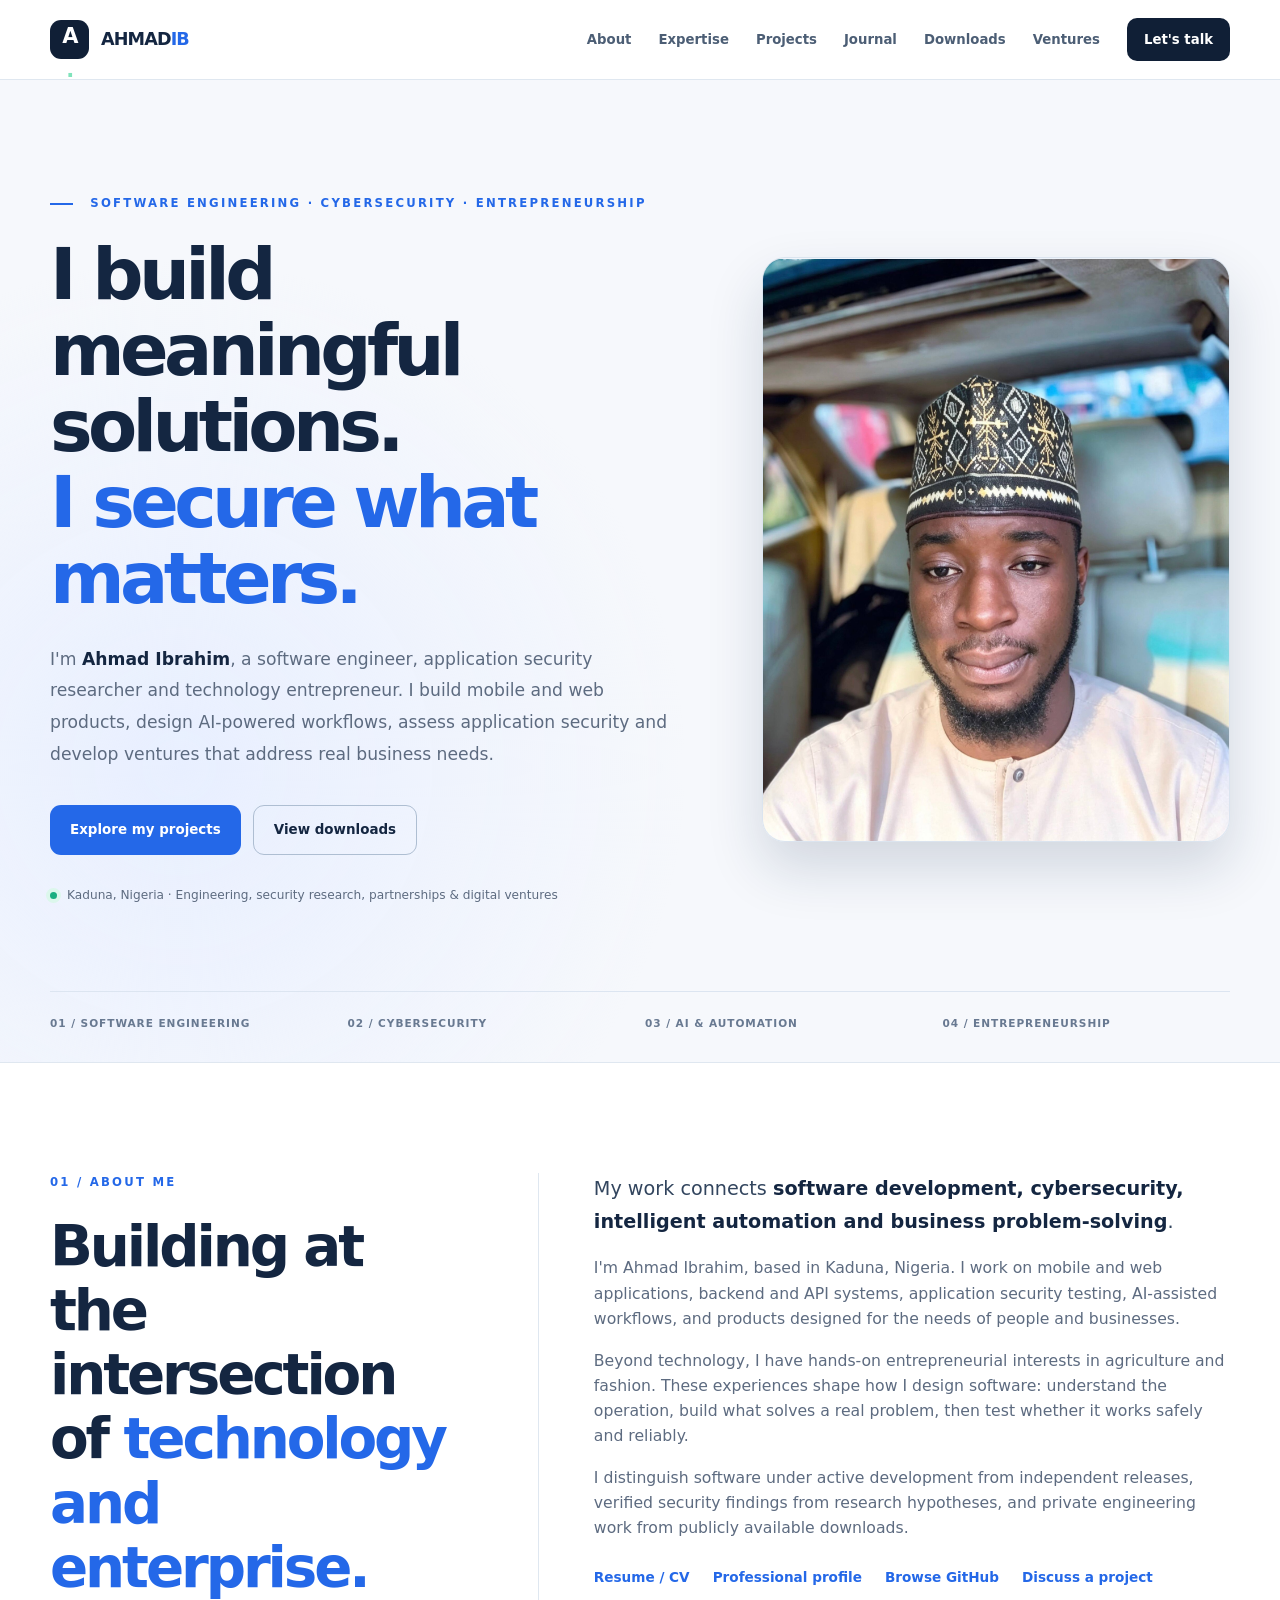
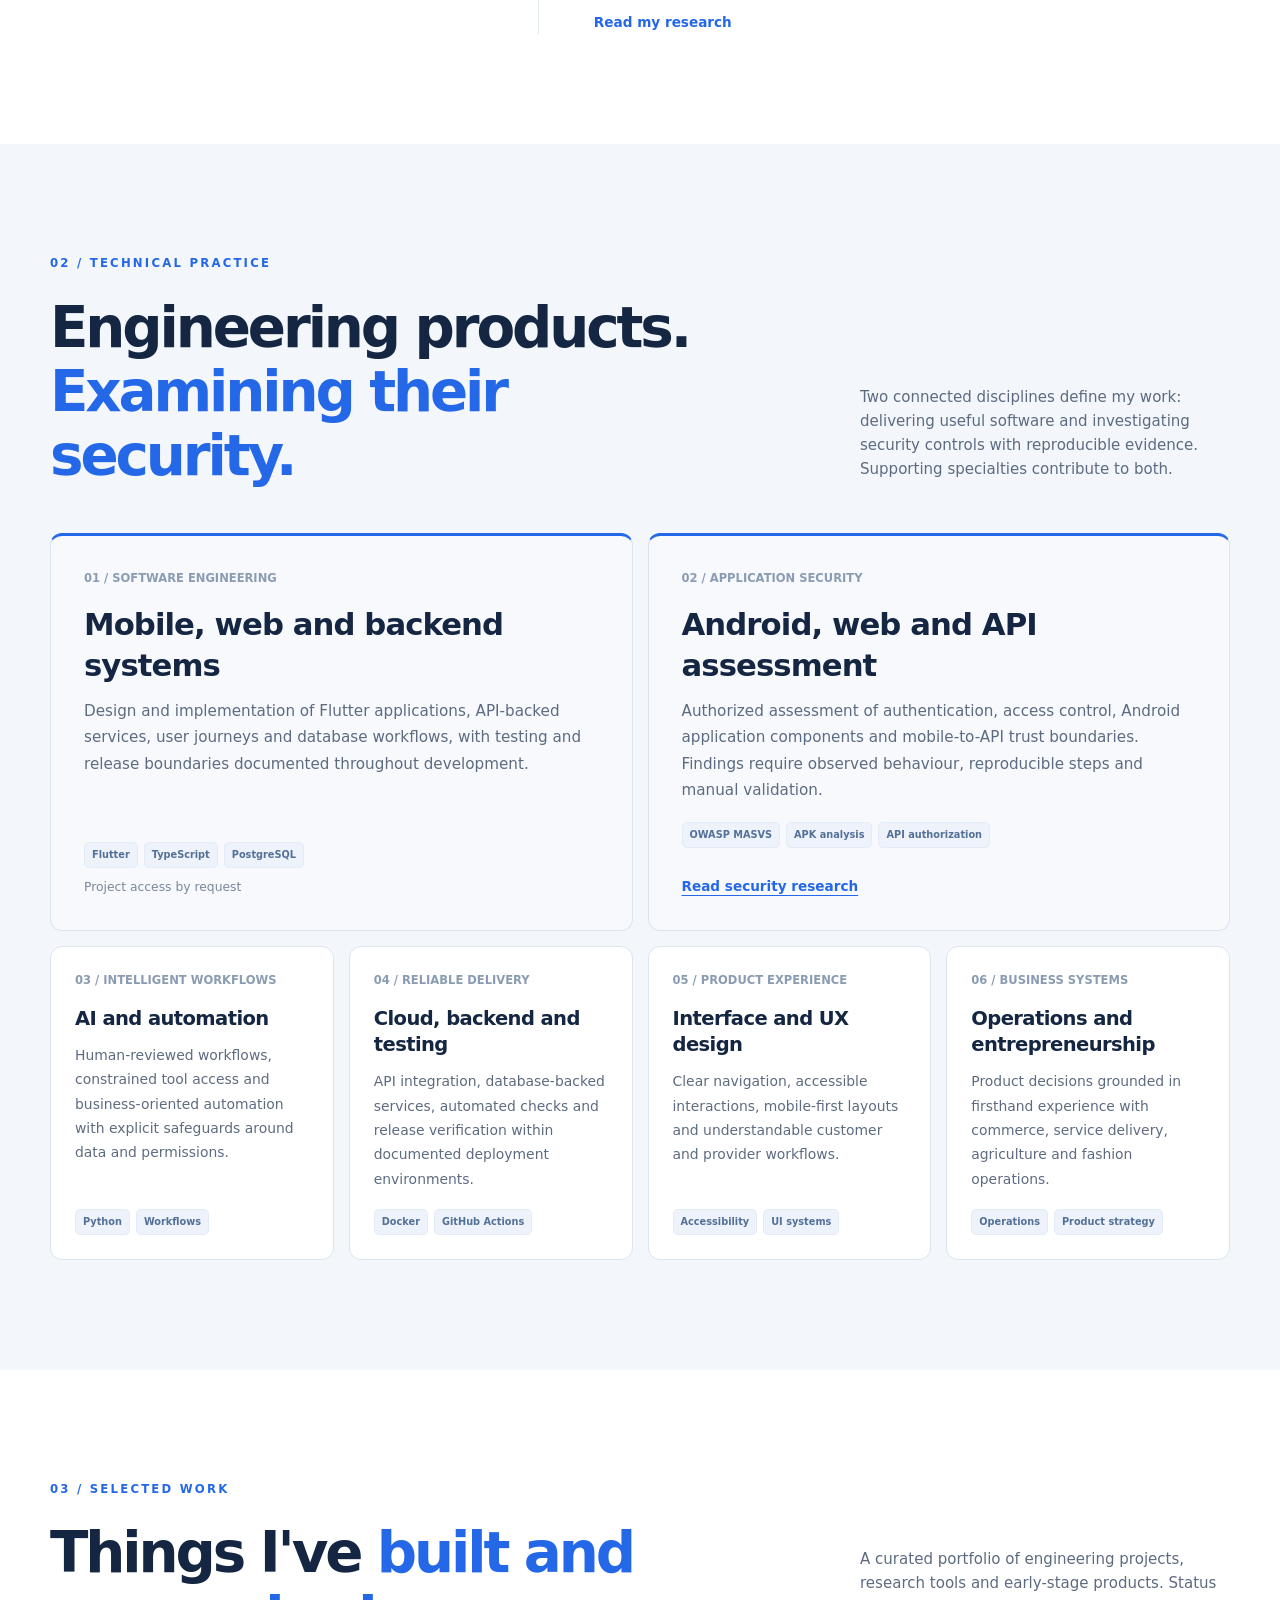
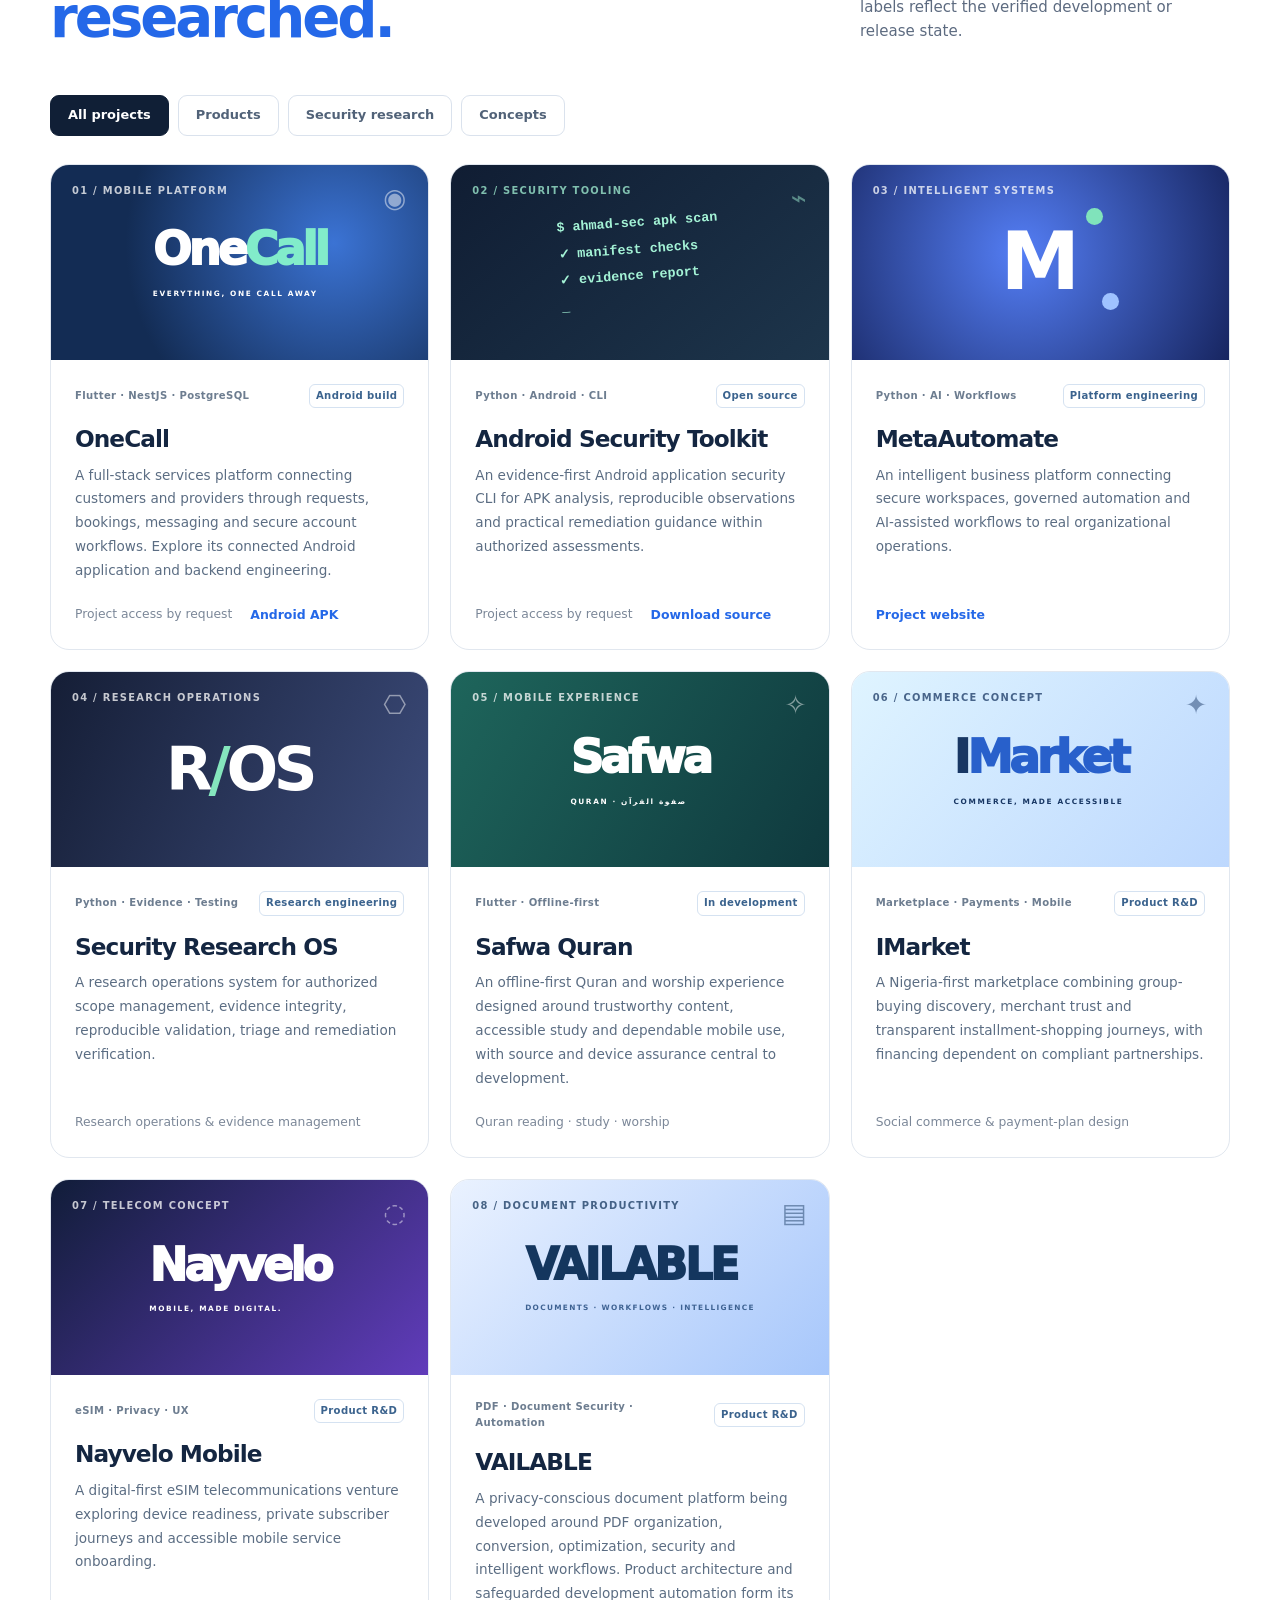
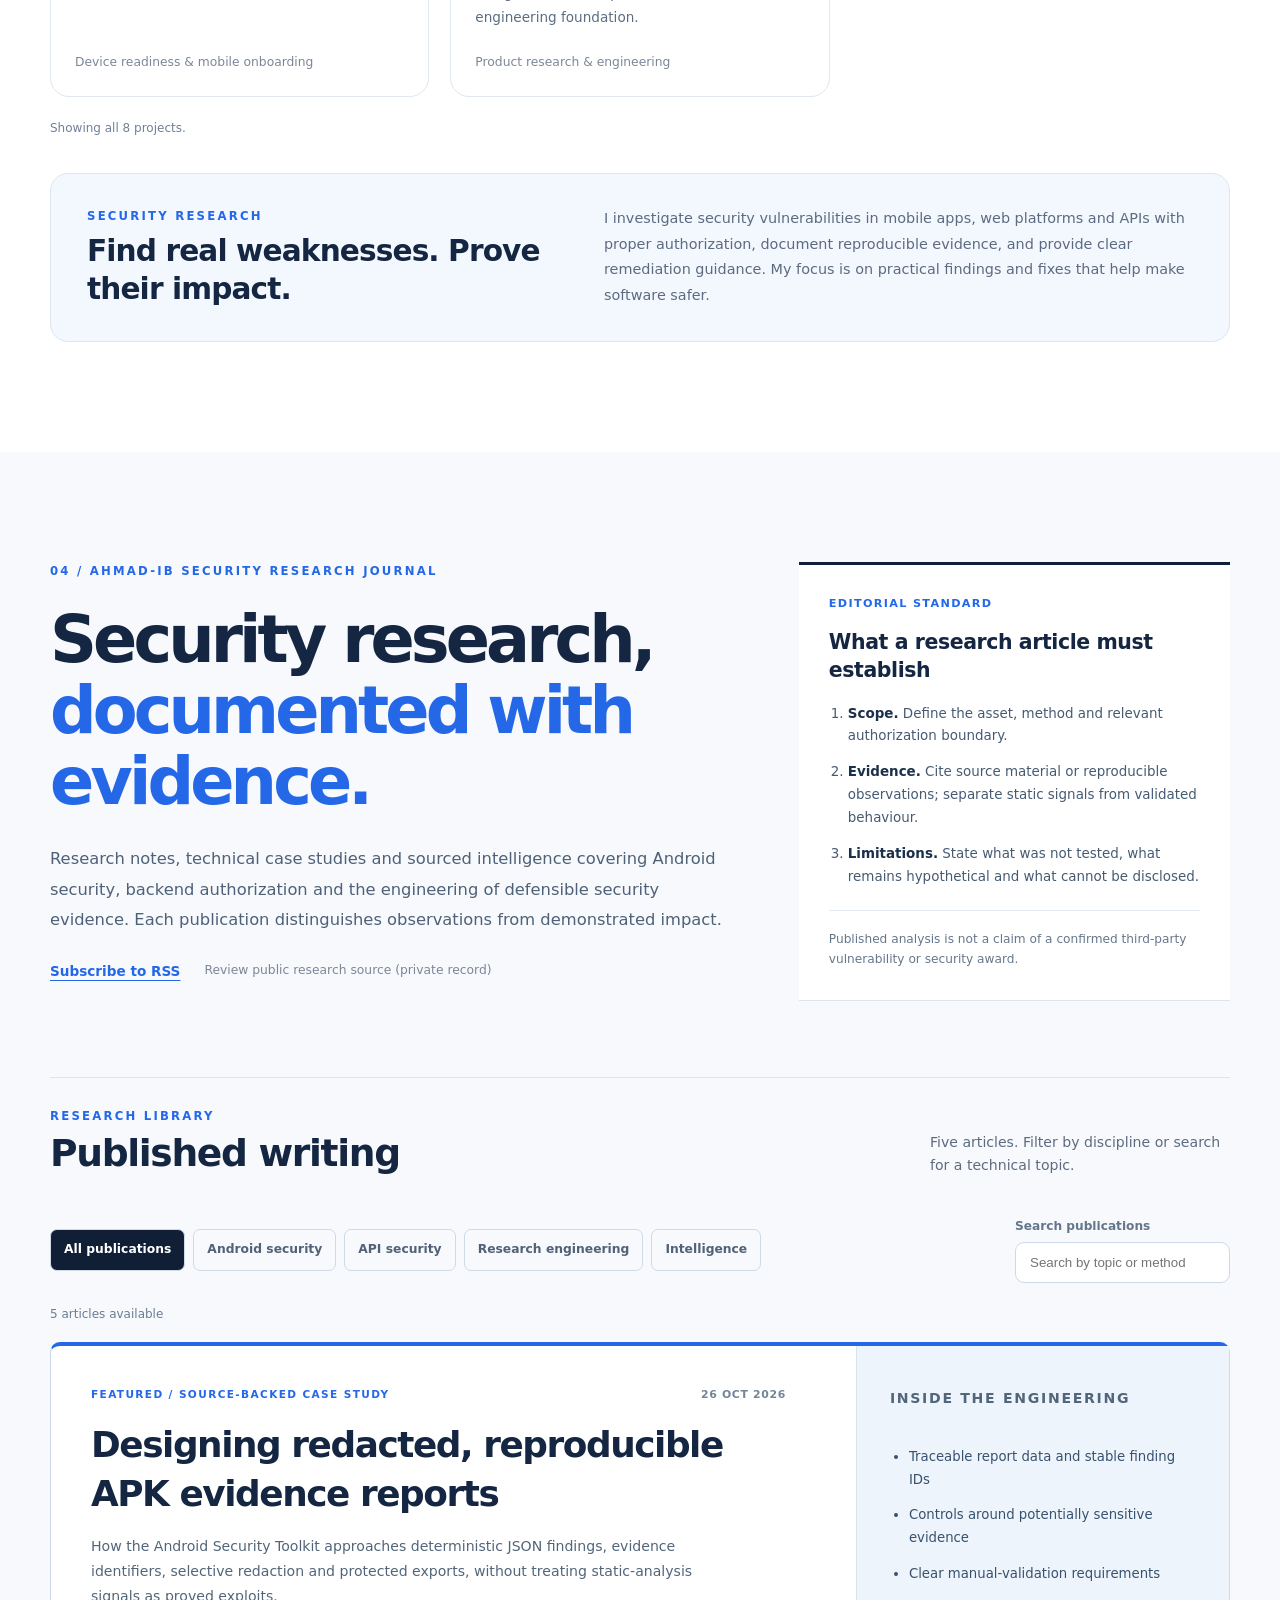
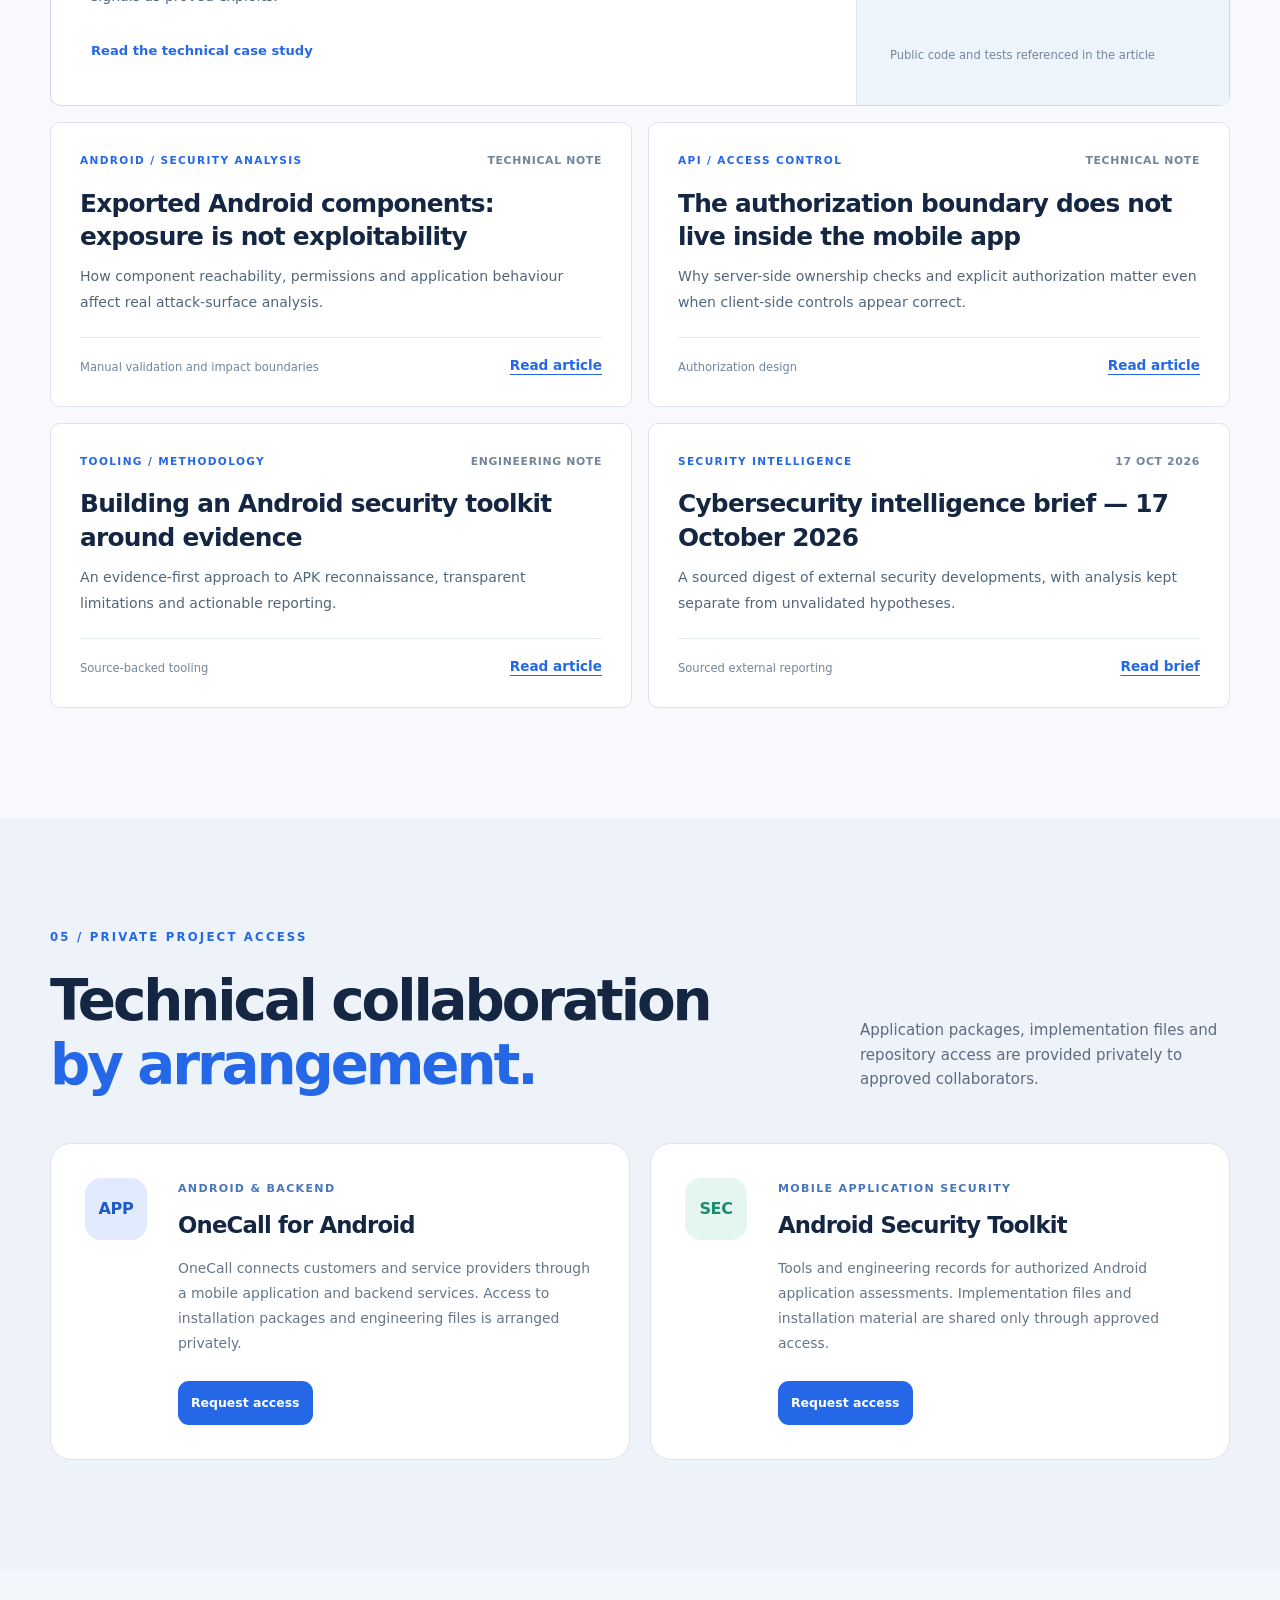
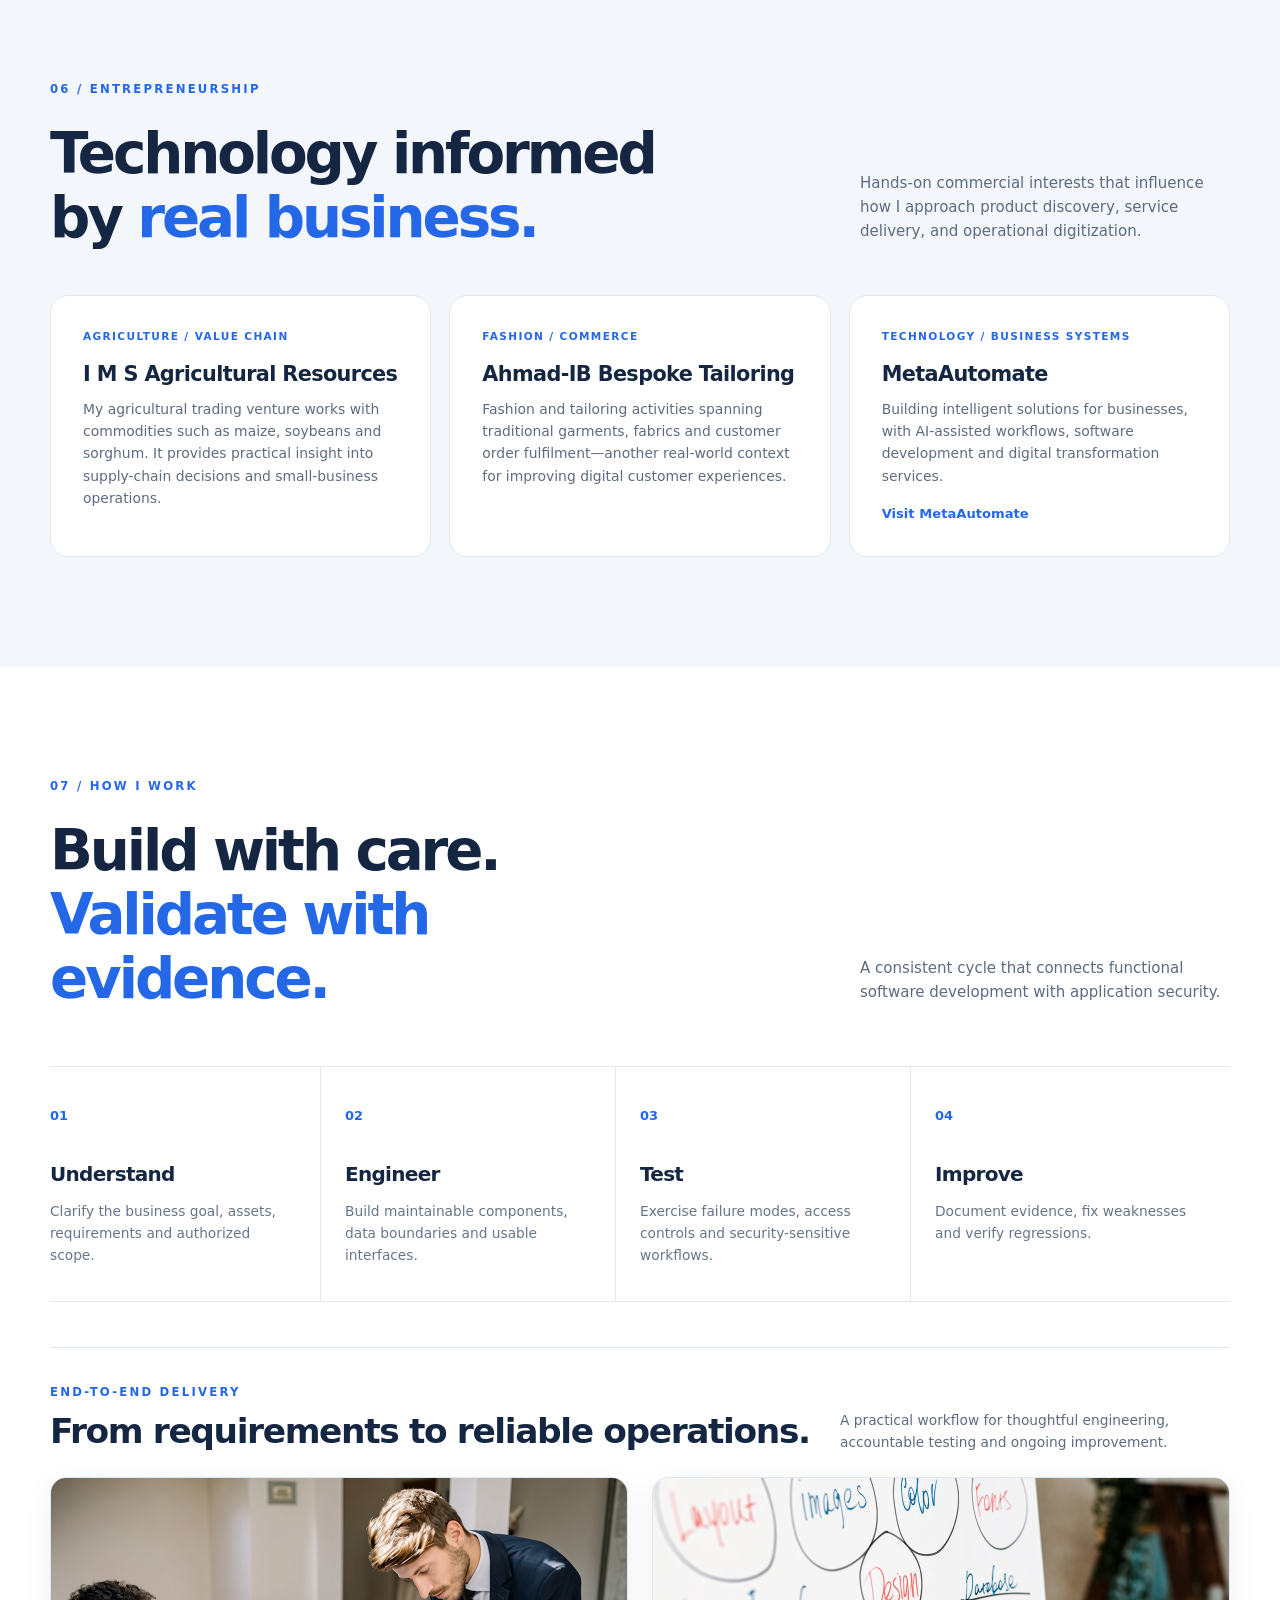
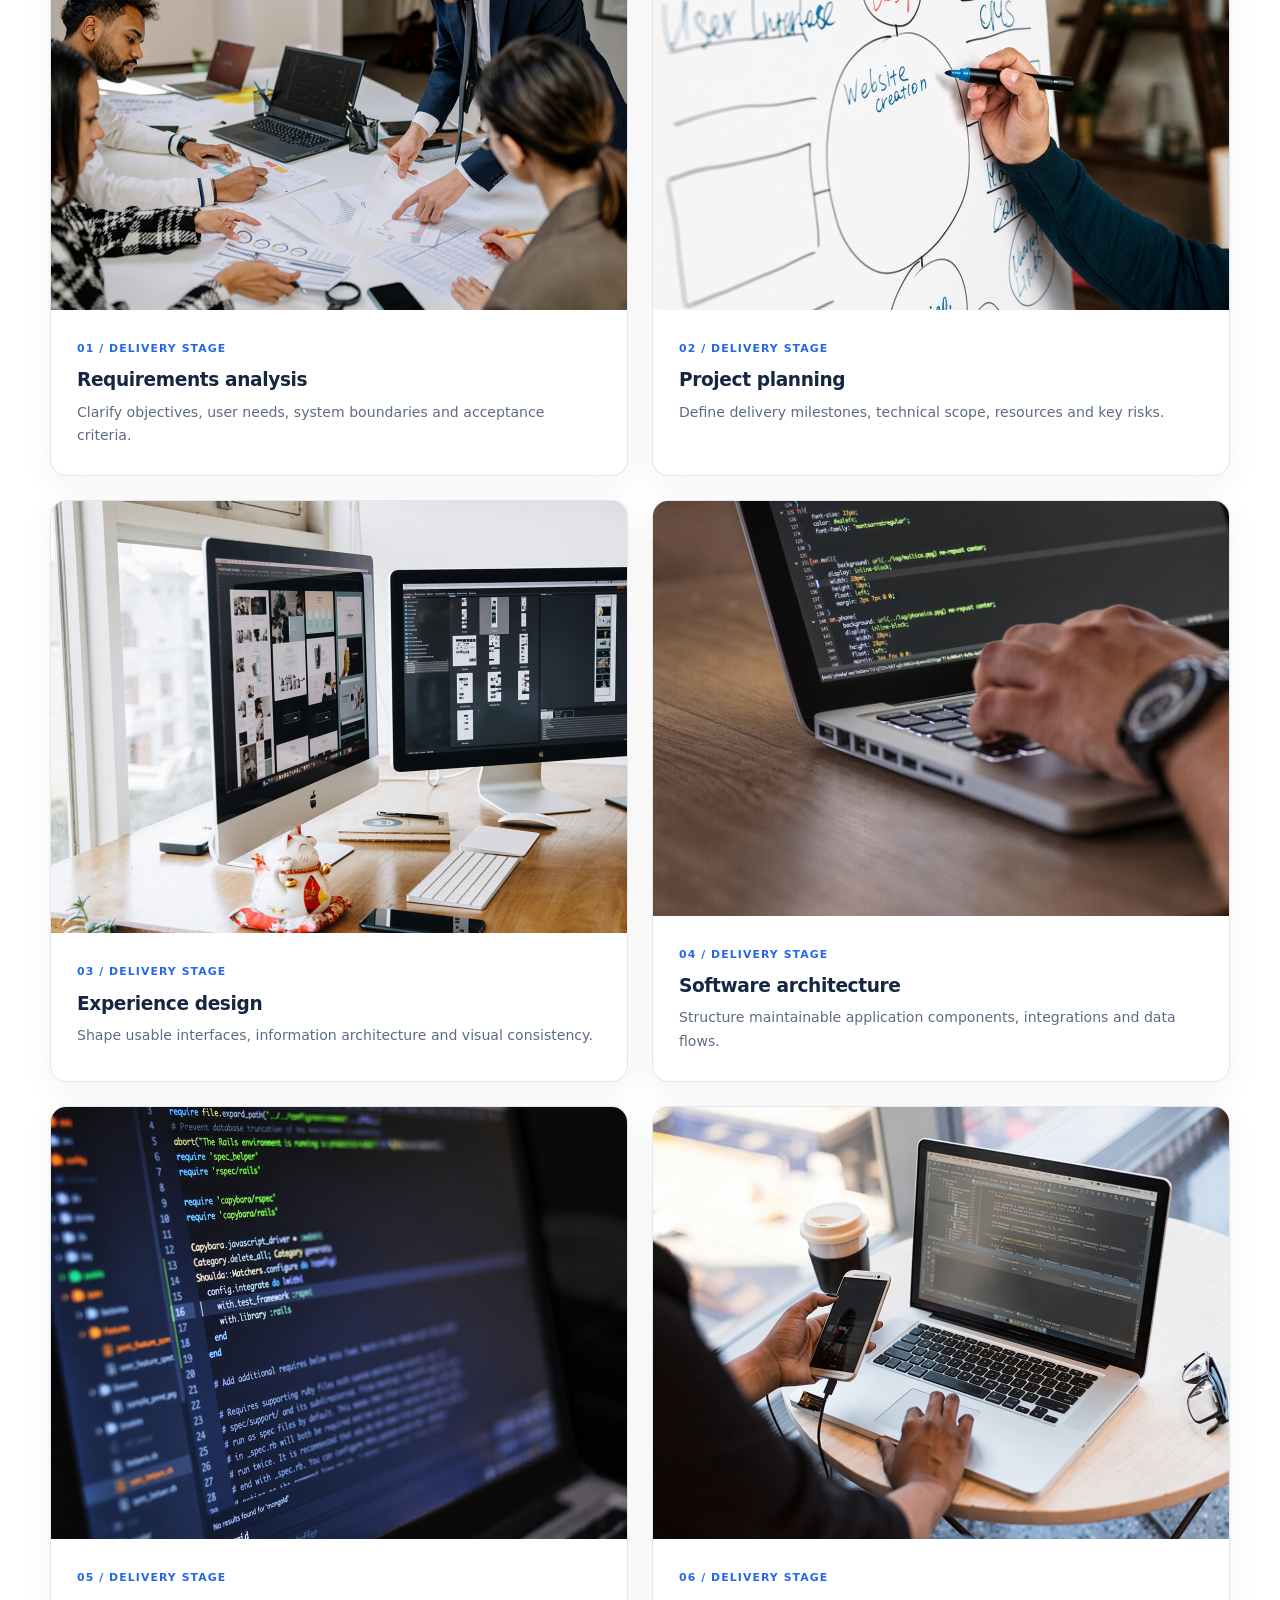
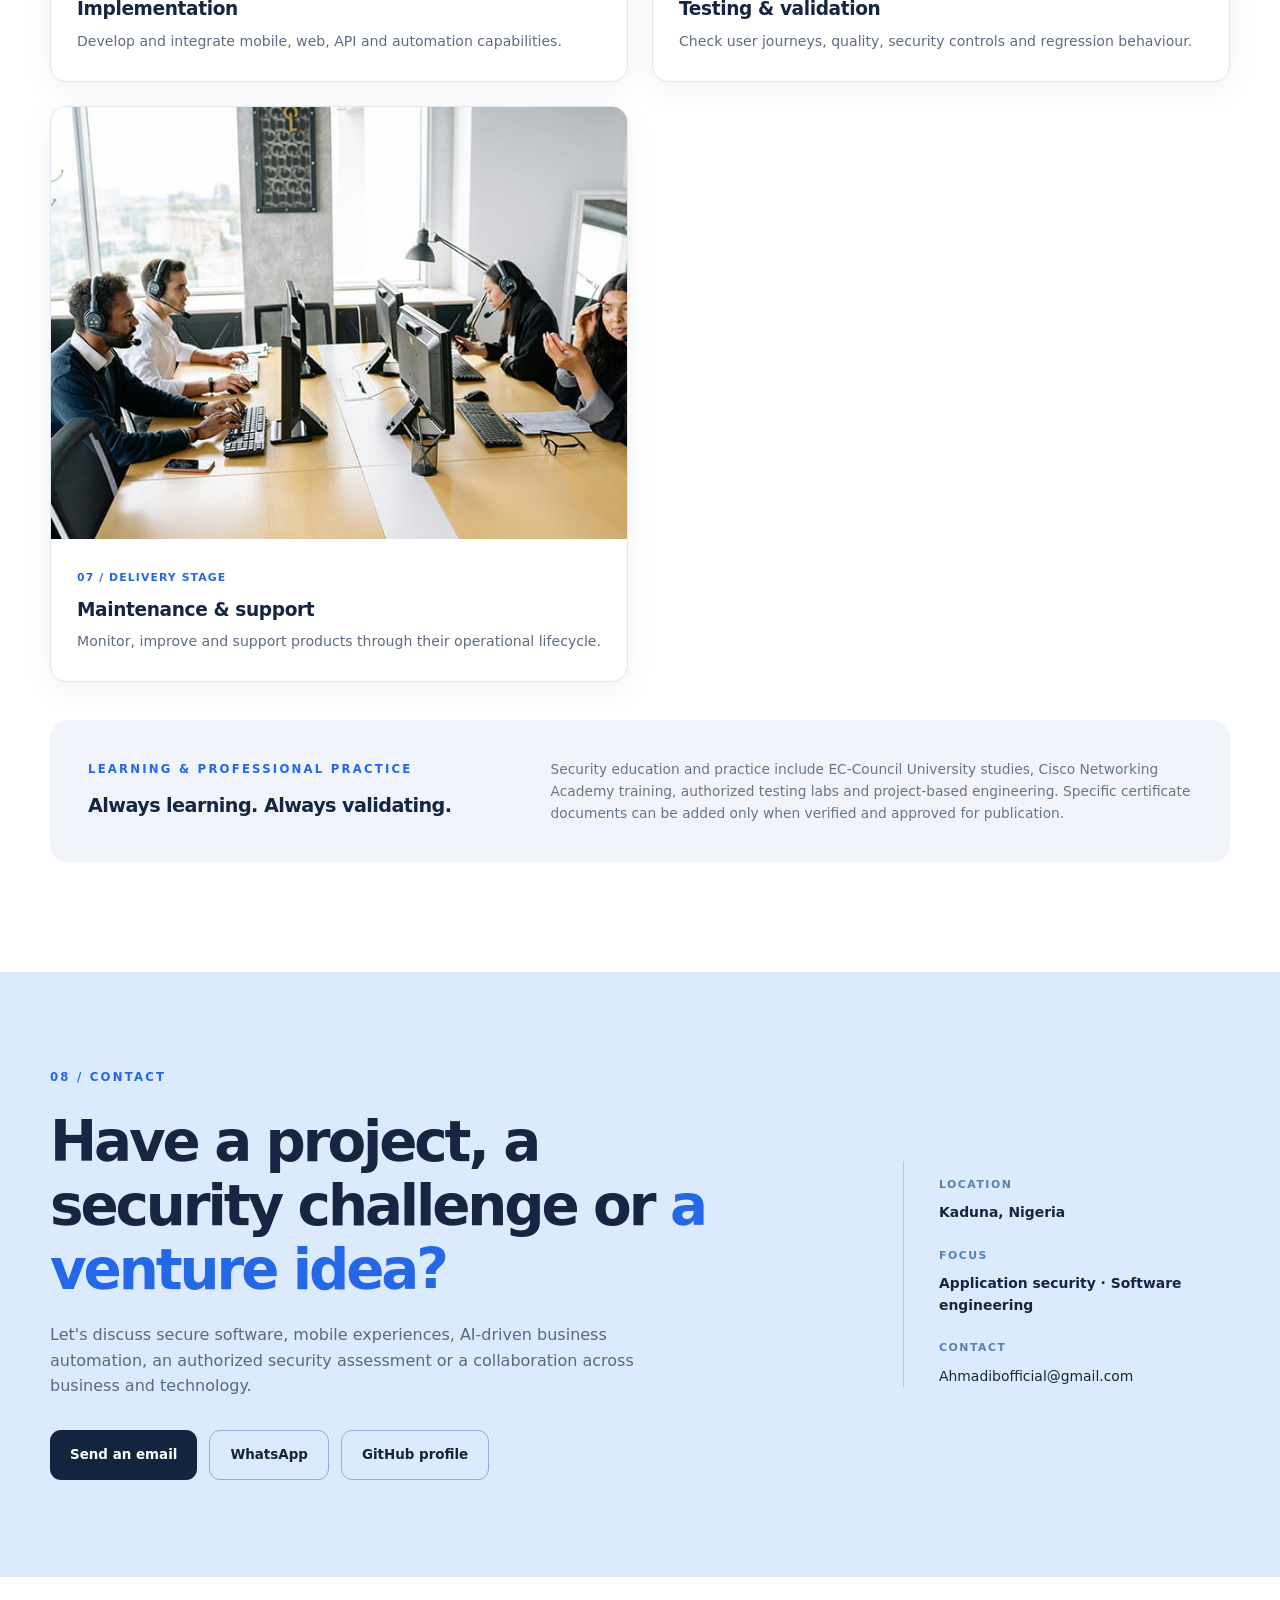
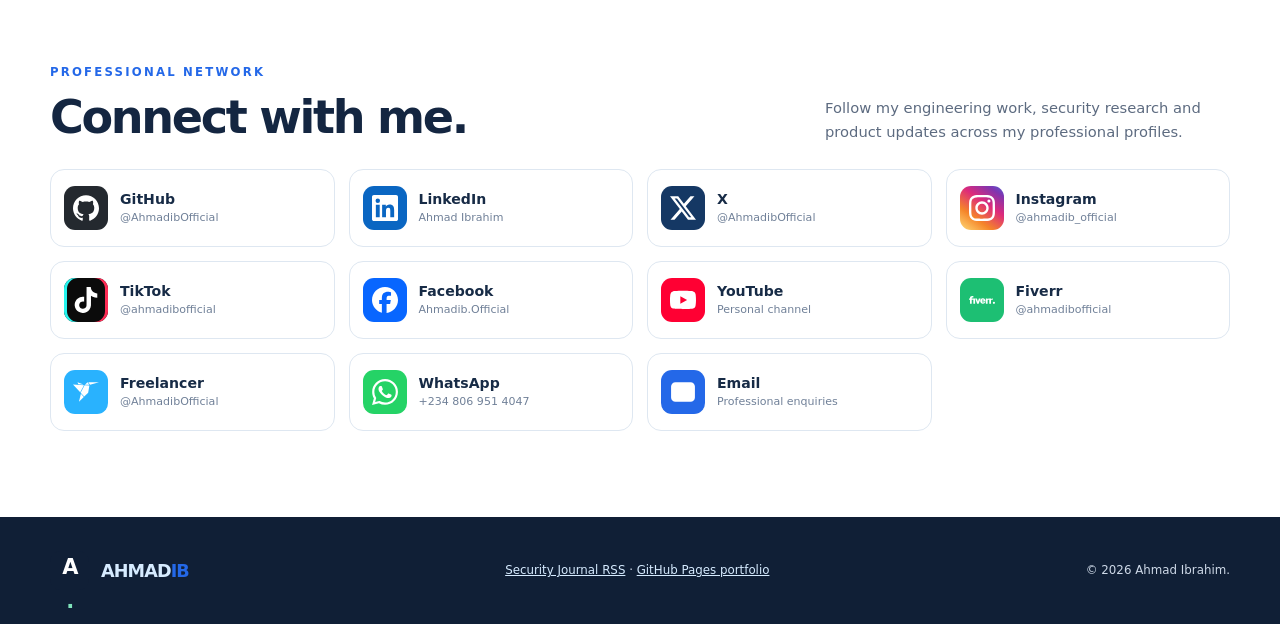
<file: publication/index.html>
<!doctype html>
<html lang="en">
<head>
  <meta charset="utf-8">
  <meta name="viewport" content="width=device-width, initial-scale=1">
  <meta name="theme-color" content="#f6f8fc">
  <meta name="description" content="Ahmad Ibrahim — software engineer, mobile and web security researcher, entrepreneur and founder. Explore real products, AI automation, research writing, ventures and public software downloads.">
  <meta name="author" content="Ahmad Ibrahim">
  <meta property="og:type" content="website">
  <meta property="og:title" content="Ahmad Ibrahim — Engineer, Security Researcher & Entrepreneur">
  <meta property="og:description" content="Software, cybersecurity, AI automation, business ventures, research, and documented public releases by Ahmad Ibrahim.">
  <meta property="og:url" content="https://ahmadib.onrender.com/">
  <meta name="twitter:card" content="summary">
<meta name="twitter:creator" content="@AhmadibOfficial">
  <link rel="canonical" href="https://ahmadib.onrender.com/">
  <link rel="icon" type="image/svg+xml" href="assets/favicon.svg">
  <link rel="alternate" type="application/rss+xml" title="Ahmad-IB Security Research Journal" href="feed.xml">
  <meta property="og:site_name" content="Ahmad Ibrahim — Personal Website">
  <link rel="stylesheet" href="assets/style.css">
  <title>Ahmad Ibrahim — Software Engineer, Security Researcher & Entrepreneur</title>
  <script type="application/ld+json">{"@context":"https://schema.org","@graph":[{"@type":"WebSite","@id":"https://ahmadib.onrender.com/#website","name":"Ahmad Ibrahim","alternateName":"Ahmad-IB","url":"https://ahmadib.onrender.com/","publisher":{"@id":"https://ahmadib.onrender.com/profile.html#person"}},{"@type":"Person","@id":"https://ahmadib.onrender.com/profile.html#person","name":"Ahmad Ibrahim","alternateName":"Ahmad-IB","url":"https://ahmadib.onrender.com/profile.html","image":"https://ahmadib.onrender.com/assets/ahmad-ib-profile.jpg","description":"Software engineer and application security researcher working on Android, web and API security, product engineering, and practical business software.","jobTitle":["Software Engineer","Application Security Researcher"],"homeLocation":{"@type":"Place","name":"Kaduna, Nigeria"},"knowsAbout":["Android application security","API authorization","Web application security","Mobile development","Business process automation"],"sameAs":["https://github.com/AhmadibOfficial","https://www.linkedin.com/in/ahmad-ib","https://x.com/AhmadibOfficial","https://www.instagram.com/ahmadib_official/","https://www.tiktok.com/@ahmadibofficial","https://web.facebook.com/Ahmadib.Official","https://www.youtube.com/channel/UCFwSWl99N4DVZPKe0Xe1SWA"]}]}</script>
</head>
<body>
  <a class="skip-link" href="#main">Skip to content</a>
  <header class="site-header">
    <div class="container header-inner">
      <a class="brand" href="#home" aria-label="Ahmad Ibrahim, home"><span class="brand-icon">A<span>.</span></span><span>AHMAD<span class="brand-muted">IB</span></span></a>
      <button class="menu-toggle" type="button" aria-controls="site-nav" aria-expanded="false" aria-label="Open navigation"><span></span><span></span><span></span></button>
      <nav id="site-nav" class="site-nav" aria-label="Main navigation">
        <a href="#about">About</a><a href="#expertise">Expertise</a><a href="#projects">Projects</a><a href="#research">Journal</a><a href="#downloads">Downloads</a><a href="#ventures">Ventures</a>
        <a class="nav-contact" href="#contact">Let's talk</a>
      </nav>
    </div>
  </header>

  <main id="main">
    <section class="hero" id="home" aria-labelledby="hero-title">
      <div class="container hero-layout">
        <div class="hero-copy">
          <p class="eyebrow"><span class="eyebrow-line"></span> SOFTWARE ENGINEERING · CYBERSECURITY · ENTREPRENEURSHIP</p>
          <h1 id="hero-title">I build meaningful solutions.<br><span class="gradient-word">I secure what matters.</span></h1>
          <p class="lead">I'm <strong>Ahmad Ibrahim</strong>, a software engineer, application security researcher and technology entrepreneur. I build mobile and web products, design AI-powered workflows, assess application security and develop ventures that address real business needs.</p>
          <div class="hero-actions">
            <a class="button button-primary" href="#projects">Explore my projects</a>
            <a class="button button-outline" href="#downloads">View downloads</a>
          </div>
          <div class="hero-foot"><span class="status-light" aria-hidden="true"></span> Kaduna, Nigeria · Engineering, security research, partnerships & digital ventures</div>
        </div>

        <div class="hero-portrait-card" aria-label="Ahmad Ibrahim portrait">
          <div class="hero-portrait-fallback" aria-hidden="true">
            <span class="hero-portrait-monogram">AI</span>
            <span class="hero-portrait-name">AHMAD IBRAHIM</span>
          </div>
          <img class="hero-portrait-image" src="assets/ahmad-ib-profile.jpg" alt="Ahmad Ibrahim" width="1641" height="2048" loading="eager" decoding="async" fetchpriority="high">
        </div>
      </div>
      <div class="container capability-strip" aria-label="Specialist areas">
        <span>01 / SOFTWARE ENGINEERING</span><span>02 / CYBERSECURITY</span><span>03 / AI & AUTOMATION</span><span>04 / ENTREPRENEURSHIP</span>
      </div>
    </section>

    <section class="section about-section" id="about">
      <div class="container about-layout">
        <div class="section-heading"><p class="overline">01 / ABOUT ME</p><h2>Building at the intersection of <em>technology and enterprise.</em></h2></div>
        <div class="about-main">
          <p class="large-paragraph">My work connects <strong>software development, cybersecurity, intelligent automation and business problem-solving</strong>.</p>
          <p>I'm Ahmad Ibrahim, based in Kaduna, Nigeria. I work on mobile and web applications, backend and API systems, application security testing, AI-assisted workflows, and products designed for the needs of people and businesses.</p>
          <p>Beyond technology, I have hands-on entrepreneurial interests in agriculture and fashion. These experiences shape how I design software: understand the operation, build what solves a real problem, then test whether it works safely and reliably.</p>
          <p>I distinguish software under active development from independent releases, verified security findings from research hypotheses, and private engineering work from publicly available downloads.</p>
          <div class="about-links"><a href="resume.html">Resume / CV</a><a href="profile.html">Professional profile</a><a href="https://github.com/AhmadibOfficial" target="_blank" rel="noopener noreferrer">Browse GitHub</a><a href="mailto:Ahmadibofficial@gmail.com">Discuss a project</a><a href="#research">Read my research</a></div>
        </div>
      </div>
    </section>

    <section class="section expertise-section expertise-editorial" id="expertise" aria-labelledby="expertise-title">
      <div class="container">
        <div class="section-top">
          <div><p class="overline">02 / TECHNICAL PRACTICE</p><h2 id="expertise-title">Engineering products.<br><em>Examining their security.</em></h2></div>
          <p class="section-intro">Two connected disciplines define my work: delivering useful software and investigating security controls with reproducible evidence. Supporting specialties contribute to both.</p>
        </div>
        <div class="expertise-grid">
          <article class="expertise-card expertise-card--primary">
            <span class="expertise-index">01 / SOFTWARE ENGINEERING</span>
            <h3>Mobile, web and backend systems</h3>
            <p>Design and implementation of Flutter applications, API-backed services, user journeys and database workflows, with testing and release boundaries documented throughout development.</p>
            <div class="tag-row"><span>Flutter</span><span>TypeScript</span><span>PostgreSQL</span></div>
            <span class="link-muted">Project access by request</span>
          </article>
          <article class="expertise-card expertise-card--primary">
            <span class="expertise-index">02 / APPLICATION SECURITY</span>
            <h3>Android, web and API assessment</h3>
            <p>Authorized assessment of authentication, access control, Android application components and mobile-to-API trust boundaries. Findings require observed behaviour, reproducible steps and manual validation.</p>
            <div class="tag-row"><span>OWASP MASVS</span><span>APK analysis</span><span>API authorization</span></div>
            <a class="expertise-evidence" href="#research">Read security research</a>
          </article>
          <article class="expertise-card">
            <span class="expertise-index">03 / INTELLIGENT WORKFLOWS</span>
            <h3>AI and automation</h3>
            <p>Human-reviewed workflows, constrained tool access and business-oriented automation with explicit safeguards around data and permissions.</p>
            <div class="tag-row"><span>Python</span><span>Workflows</span></div>
          </article>
          <article class="expertise-card">
            <span class="expertise-index">04 / RELIABLE DELIVERY</span>
            <h3>Cloud, backend and testing</h3>
            <p>API integration, database-backed services, automated checks and release verification within documented deployment environments.</p>
            <div class="tag-row"><span>Docker</span><span>GitHub Actions</span></div>
          </article>
          <article class="expertise-card">
            <span class="expertise-index">05 / PRODUCT EXPERIENCE</span>
            <h3>Interface and UX design</h3>
            <p>Clear navigation, accessible interactions, mobile-first layouts and understandable customer and provider workflows.</p>
            <div class="tag-row"><span>Accessibility</span><span>UI systems</span></div>
          </article>
          <article class="expertise-card">
            <span class="expertise-index">06 / BUSINESS SYSTEMS</span>
            <h3>Operations and entrepreneurship</h3>
            <p>Product decisions grounded in firsthand experience with commerce, service delivery, agriculture and fashion operations.</p>
            <div class="tag-row"><span>Operations</span><span>Product strategy</span></div>
          </article>
        </div>
      </div>
    </section>

    <section class="section projects-section" id="projects">
      <div class="container"><div class="section-top"><div><p class="overline">03 / SELECTED WORK</p><h2>Things I've <em>built and researched.</em></h2></div><p class="section-intro">A curated portfolio of engineering projects, research tools and early-stage products. Status labels reflect the verified development or release state.</p></div>
        <div class="filter-toolbar" role="group" aria-label="Filter projects"><button type="button" class="filter-button is-active" data-filter="all" aria-pressed="true">All projects</button><button type="button" class="filter-button" data-filter="product" aria-pressed="false">Products</button><button type="button" class="filter-button" data-filter="security" aria-pressed="false">Security research</button><button type="button" class="filter-button" data-filter="concept" aria-pressed="false">Concepts</button></div>
        <div class="projects-grid" id="project-grid">
          <article class="project-card featured" data-category="product"><div class="project-cover cover-onecall"><span class="cover-number">01 / MOBILE PLATFORM</span><div class="cover-word">One<span>Call</span><small>EVERYTHING, ONE CALL AWAY</small></div><span class="cover-mark">◉</span></div><div class="project-body"><div class="project-meta"><span>Flutter · NestJS · PostgreSQL</span><span class="state">Android build</span></div><h3>OneCall</h3><p>A full-stack services platform connecting customers and providers through requests, bookings, messaging and secure account workflows. Explore its connected Android application and backend engineering.</p><div class="project-links"><span class="link-muted">Project access by request</span><a href="#downloads">Android APK</a></div></div></article>
          <article class="project-card" data-category="security"><div class="project-cover cover-toolkit"><span class="cover-number">02 / SECURITY TOOLING</span><div class="terminal-lines"><span>$ ahmad-sec apk scan</span><span>✓ manifest checks</span><span>✓ evidence report</span><span>_</span></div><span class="cover-mark">⌁</span></div><div class="project-body"><div class="project-meta"><span>Python · Android · CLI</span><span class="state">Open source</span></div><h3>Android Security Toolkit</h3><p>An evidence-first Android application security CLI for APK analysis, reproducible observations and practical remediation guidance within authorized assessments.</p><div class="project-links"><span class="link-muted">Project access by request</span><a href="#downloads">Download source</a></div></div></article>
          <article class="project-card" data-category="product"><div class="project-cover cover-meta"><span class="cover-number">03 / INTELLIGENT SYSTEMS</span><div class="meta-shape"><span>M</span><i></i><i></i></div></div><div class="project-body"><div class="project-meta"><span>Python · AI · Workflows</span><span class="state">Platform engineering</span></div><h3>MetaAutomate</h3><p>An intelligent business platform connecting secure workspaces, governed automation and AI-assisted workflows to real organizational operations.</p><div class="project-links"><a href="https://metaautomate.onrender.com/" target="_blank" rel="noopener noreferrer">Project website</a></div></div></article>
          <article class="project-card" data-category="security"><div class="project-cover cover-research"><span class="cover-number">04 / RESEARCH OPERATIONS</span><div class="research-symbol">R<span>/</span>OS</div><span class="cover-mark">⎔</span></div><div class="project-body"><div class="project-meta"><span>Python · Evidence · Testing</span><span class="state">Research engineering</span></div><h3>Security Research OS</h3><p>A research operations system for authorized scope management, evidence integrity, reproducible validation, triage and remediation verification.</p><div class="project-links"><span class="link-muted">Research operations & evidence management</span></div></div></article>
          <article class="project-card" data-category="product"><div class="project-cover cover-safwa"><span class="cover-number">05 / MOBILE EXPERIENCE</span><div class="cover-word">Safwa<small>QURAN · صفوة القرآن</small></div><span class="cover-mark">✧</span></div><div class="project-body"><div class="project-meta"><span>Flutter · Offline-first</span><span class="state">In development</span></div><h3>Safwa Quran</h3><p>An offline-first Quran and worship experience designed around trustworthy content, accessible study and dependable mobile use, with source and device assurance central to development.</p><div class="project-links"><span class="link-muted">Quran reading · study · worship</span></div></div></article>
          <article class="project-card" data-category="concept"><div class="project-cover cover-imarket"><span class="cover-number">06 / COMMERCE CONCEPT</span><div class="cover-word">I<span>Market</span><small>COMMERCE, MADE ACCESSIBLE</small></div><span class="cover-mark">✦</span></div><div class="project-body"><div class="project-meta"><span>Marketplace · Payments · Mobile</span><span class="state">Product R&D</span></div><h3>IMarket</h3><p>A Nigeria-first marketplace combining group-buying discovery, merchant trust and transparent installment-shopping journeys, with financing dependent on compliant partnerships.</p><div class="project-links"><span class="link-muted">Social commerce & payment-plan design</span></div></div></article>
          <article class="project-card" data-category="concept"><div class="project-cover cover-nayvelo"><span class="cover-number">07 / TELECOM CONCEPT</span><div class="cover-word">Nayvelo<small>MOBILE, MADE DIGITAL.</small></div><span class="cover-mark">◌</span></div><div class="project-body"><div class="project-meta"><span>eSIM · Privacy · UX</span><span class="state">Product R&D</span></div><h3>Nayvelo Mobile</h3><p>A digital-first eSIM telecommunications venture exploring device readiness, private subscriber journeys and accessible mobile service onboarding.</p><div class="project-links"><span class="link-muted">Device readiness & mobile onboarding</span></div></div></article>
          <article class="project-card" data-category="product"><div class="project-cover cover-vailable"><span class="cover-number">08 / DOCUMENT PRODUCTIVITY</span><div class="cover-word">VAILABLE<small>DOCUMENTS · WORKFLOWS · INTELLIGENCE</small></div><span class="cover-mark">▤</span></div><div class="project-body"><div class="project-meta"><span>PDF · Document Security · Automation</span><span class="state">Product R&D</span></div><h3>VAILABLE</h3><p>A privacy-conscious document platform being developed around PDF organization, conversion, optimization, security and intelligent workflows. Product architecture and safeguarded development automation form its engineering foundation.</p><div class="project-links"><span class="link-muted">Product research & engineering</span></div></div></article>
        </div>
        <p class="projects-note" id="filter-status" role="status" aria-live="polite">Showing all 8 projects.</p>
        <div class="research-mission"><div><p class="overline">SECURITY RESEARCH</p><h3>Find real weaknesses. Prove their impact.</h3></div><p>I investigate security vulnerabilities in mobile apps, web platforms and APIs with proper authorization, document reproducible evidence, and provide clear remediation guidance. My focus is on practical findings and fixes that help make software safer.</p></div>
      </div>
    </section>

    <section class="section research-section research-editorial" id="research" aria-labelledby="research-title">
      <div class="container">
        <div class="research-lead">
          <div class="research-lead-copy">
            <p class="overline">04 / AHMAD-IB SECURITY RESEARCH JOURNAL</p>
            <h2 id="research-title">Security research,<br><em>documented with evidence.</em></h2>
            <p class="research-intro">Research notes, technical case studies and sourced intelligence covering Android security, backend authorization and the engineering of defensible security evidence. Each publication distinguishes observations from demonstrated impact.</p>
            <div class="research-publication-links"><a href="feed.xml" type="application/rss+xml">Subscribe to RSS</a><span class="link-muted">Review public research source (private record)</span></div>
          </div>
          <aside class="research-standard" aria-labelledby="standard-title">
            <p class="research-standard-label">EDITORIAL STANDARD</p>
            <h3 id="standard-title">What a research article must establish</h3>
            <ol>
              <li><strong>Scope.</strong> Define the asset, method and relevant authorization boundary.</li>
              <li><strong>Evidence.</strong> Cite source material or reproducible observations; separate static signals from validated behaviour.</li>
              <li><strong>Limitations.</strong> State what was not tested, what remains hypothetical and what cannot be disclosed.</li>
            </ol>
            <p>Published analysis is not a claim of a confirmed third-party vulnerability or security award.</p>
          </aside>
        </div>
        <div class="research-library-heading">
          <div><p class="overline">RESEARCH LIBRARY</p><h3>Published writing</h3></div>
          <p>Five articles. Filter by discipline or search for a technical topic.</p>
        </div>
        <div class="journal-controls">
          <div class="journal-filters" role="group" aria-label="Filter research articles">
            <button type="button" class="journal-filter is-active" data-category-filter="all" aria-pressed="true">All publications</button>
            <button type="button" class="journal-filter" data-category-filter="android" aria-pressed="false">Android security</button>
            <button type="button" class="journal-filter" data-category-filter="api" aria-pressed="false">API security</button>
            <button type="button" class="journal-filter" data-category-filter="tooling" aria-pressed="false">Research engineering</button>
            <button type="button" class="journal-filter" data-category-filter="intelligence" aria-pressed="false">Intelligence</button>
          </div>
          <label class="journal-search">Search publications <input type="search" data-article-search placeholder="Search by topic or method" autocomplete="off"></label>
        </div>
        <p class="journal-count" id="article-count" role="status" aria-live="polite">5 articles available</p>
        <div class="journal-grid" id="research-articles">
          <article class="journal-card journal-card--featured" data-article-card data-category="tooling" data-search="android apk deterministic redacted json evidence reports stable finding ids python cli reproducibility manual validation safe export">
            <div class="journal-feature-copy">
              <div class="journal-card-meta"><span class="journal-type">FEATURED / SOURCE-BACKED CASE STUDY</span><time datetime="2026-10-26">26 OCT 2026</time></div>
              <h3>Designing redacted, reproducible APK evidence reports</h3>
              <p>How the Android Security Toolkit approaches deterministic JSON findings, evidence identifiers, selective redaction and protected exports, without treating static-analysis signals as proved exploits.</p>
              <a class="journal-main-link" href="articles/redacted-apk-evidence-reports.html">Read the technical case study</a>
            </div>
            <div class="journal-feature-proof">
              <p class="journal-proof-label">INSIDE THE ENGINEERING</p>
              <ul><li>Traceable report data and stable finding IDs</li><li>Controls around potentially sensitive evidence</li><li>Clear manual-validation requirements</li></ul>
              <span class="journal-evidence">Public code and tests referenced in the article</span>
            </div>
          </article>
          <article class="journal-card" data-article-card data-category="android" data-search="exported android components permissions activities services receivers content providers reachability exploitability">
            <div class="journal-card-meta"><span class="journal-type">ANDROID / SECURITY ANALYSIS</span><span class="journal-reading-kind">TECHNICAL NOTE</span></div>
            <h3>Exported Android components: exposure is not exploitability</h3>
            <p>How component reachability, permissions and application behaviour affect real attack-surface analysis.</p>
            <div class="journal-card-foot"><span>Manual validation and impact boundaries</span><a href="articles/exported-android-components.html">Read article</a></div>
          </article>
          <article class="journal-card" data-article-card data-category="api" data-search="authorization boundary backend api mobile app access control object ownership">
            <div class="journal-card-meta"><span class="journal-type">API / ACCESS CONTROL</span><span class="journal-reading-kind">TECHNICAL NOTE</span></div>
            <h3>The authorization boundary does not live inside the mobile app</h3>
            <p>Why server-side ownership checks and explicit authorization matter even when client-side controls appear correct.</p>
            <div class="journal-card-foot"><span>Authorization design</span><a href="articles/api-authorization-boundaries.html">Read article</a></div>
          </article>
          <article class="journal-card" data-article-card data-category="tooling" data-search="android security toolkit evidence apk python cli reproducibility static analysis">
            <div class="journal-card-meta"><span class="journal-type">TOOLING / METHODOLOGY</span><span class="journal-reading-kind">ENGINEERING NOTE</span></div>
            <h3>Building an Android security toolkit around evidence</h3>
            <p>An evidence-first approach to APK reconnaissance, transparent limitations and actionable reporting.</p>
            <div class="journal-card-foot"><span>Source-backed tooling</span><a href="articles/android-security-toolkit.html">Read article</a></div>
          </article>
          <article class="journal-card" data-article-card data-category="intelligence" data-search="cybersecurity intelligence brief 17 october 2026 android spyware adfection google scam protections cve research hypothesis">
            <div class="journal-card-meta"><span class="journal-type">SECURITY INTELLIGENCE</span><time datetime="2026-10-17">17 OCT 2026</time></div>
            <h3>Cybersecurity intelligence brief — 17 October 2026</h3>
            <p>A sourced digest of external security developments, with analysis kept separate from unvalidated hypotheses.</p>
            <div class="journal-card-foot"><span>Sourced external reporting</span><a href="articles/intelligence-2026-10-17.html">Read brief</a></div>
          </article>
        </div>
        <div class="journal-empty" id="empty-state" aria-hidden="true" hidden>No articles match your search. Try a different keyword or category.</div>
      </div>
    </section>

    <section class="section downloads-section" id="downloads">
  <div class="container"><div class="section-top"><div><p class="overline">05 / PRIVATE PROJECT ACCESS</p><h2>Technical collaboration <em>by arrangement.</em></h2></div><p class="section-intro">Application packages, implementation files and repository access are provided privately to approved collaborators.</p></div>
    <div class="download-grid">
      <article class="download-card"><div class="download-icon">APP</div><div><p class="download-kicker">ANDROID & BACKEND</p><h3>OneCall for Android</h3><p>OneCall connects customers and service providers through a mobile application and backend services. Access to installation packages and engineering files is arranged privately.</p><div class="download-actions"><a class="button button-primary" href="mailto:Ahmadibofficial@gmail.com?subject=OneCall%20Private%20Access">Request access</a></div></div></article>
      <article class="download-card"><div class="download-icon code-icon">SEC</div><div><p class="download-kicker">MOBILE APPLICATION SECURITY</p><h3>Android Security Toolkit</h3><p>Tools and engineering records for authorized Android application assessments. Implementation files and installation material are shared only through approved access.</p><div class="download-actions"><a class="button button-primary" href="mailto:Ahmadibofficial@gmail.com?subject=Security%20Toolkit%20Private%20Access">Request access</a></div></div></article>
    </div>
  </div>
</section>

    <section class="section ventures-section" id="ventures" aria-labelledby="ventures-title">
      <div class="container">
        <div class="section-top"><div><p class="overline">06 / ENTREPRENEURSHIP</p><h2 id="ventures-title">Technology informed by <em>real business.</em></h2></div><p class="section-intro">Hands-on commercial interests that influence how I approach product discovery, service delivery, and operational digitization.</p></div>
        <div class="ventures-grid">
          <article class="venture-card"><span class="venture-kind">AGRICULTURE / VALUE CHAIN</span><h3>I M S Agricultural Resources</h3><p>My agricultural trading venture works with commodities such as maize, soybeans and sorghum. It provides practical insight into supply-chain decisions and small-business operations.</p></article>
          <article class="venture-card"><span class="venture-kind">FASHION / COMMERCE</span><h3>Ahmad-IB Bespoke Tailoring</h3><p>Fashion and tailoring activities spanning traditional garments, fabrics and customer order fulfilment—another real-world context for improving digital customer experiences.</p></article>
          <article class="venture-card"><span class="venture-kind">TECHNOLOGY / BUSINESS SYSTEMS</span><h3>MetaAutomate</h3><p>Building intelligent solutions for businesses, with AI-assisted workflows, software development and digital transformation services.</p><a href="https://metaautomate.onrender.com/" target="_blank" rel="noopener noreferrer">Visit MetaAutomate</a></article>
        </div>
      </div>
    </section>

    <section class="section approach-section" id="approach">
      <div class="container"><div class="section-top"><div><p class="overline">07 / HOW I WORK</p><h2>Build with care.<br><em>Validate with evidence.</em></h2></div><p class="section-intro">A consistent cycle that connects functional software development with application security.</p></div>
        <div class="process-grid"><div class="process-step"><span>01</span><h3>Understand</h3><p>Clarify the business goal, assets, requirements and authorized scope.</p></div><div class="process-step"><span>02</span><h3>Engineer</h3><p>Build maintainable components, data boundaries and usable interfaces.</p></div><div class="process-step"><span>03</span><h3>Test</h3><p>Exercise failure modes, access controls and security-sensitive workflows.</p></div><div class="process-step"><span>04</span><h3>Improve</h3><p>Document evidence, fix weaknesses and verify regressions.</p></div></div>

        <section class="workflow-showcase" aria-labelledby="workflow-gallery-title">
          <div class="workflow-heading"><div><p class="overline">END-TO-END DELIVERY</p><h3 id="workflow-gallery-title">From requirements to reliable operations.</h3></div><p>A practical workflow for thoughtful engineering, accountable testing and ongoing improvement.</p></div>
          <div class="workflow-gallery">
          <article class="workflow-card"><div class="workflow-image workflow-image--requirements" data-photo-path="assets/workflow/requirements-analysis.jpg" role="img" aria-label="Illustrative photograph of a team reviewing requirements and printed materials"></div><div class="workflow-copy"><span>01 / DELIVERY STAGE</span><h4>Requirements analysis</h4><p>Clarify objectives, user needs, system boundaries and acceptance criteria.</p></div></article>
          <article class="workflow-card"><div class="workflow-image workflow-image--planning" data-photo-path="assets/workflow/planning.jpg" role="img" aria-label="Illustrative photograph of a person planning website elements on a whiteboard"></div><div class="workflow-copy"><span>02 / DELIVERY STAGE</span><h4>Project planning</h4><p>Define delivery milestones, technical scope, resources and key risks.</p></div></article>
          <article class="workflow-card"><div class="workflow-image workflow-image--design" data-photo-path="assets/workflow/design.jpg" role="img" aria-label="Illustrative photograph of two desktop monitors displaying digital design work"></div><div class="workflow-copy"><span>03 / DELIVERY STAGE</span><h4>Experience design</h4><p>Shape usable interfaces, information architecture and visual consistency.</p></div></article>
          <article class="workflow-card"><div class="workflow-image workflow-image--architecture" data-photo-path="assets/workflow/software-architecture.jpg" role="img" aria-label="Illustrative photograph of code being edited on a laptop"></div><div class="workflow-copy"><span>04 / DELIVERY STAGE</span><h4>Software architecture</h4><p>Structure maintainable application components, integrations and data flows.</p></div></article>
          <article class="workflow-card"><div class="workflow-image workflow-image--development" data-photo-path="assets/workflow/development.jpg" role="img" aria-label="Illustrative close-up photograph of source code in an editor"></div><div class="workflow-copy"><span>05 / DELIVERY STAGE</span><h4>Implementation</h4><p>Develop and integrate mobile, web, API and automation capabilities.</p></div></article>
          <article class="workflow-card"><div class="workflow-image workflow-image--testing" data-photo-path="assets/workflow/testing.jpg" role="img" aria-label="Illustrative photograph of a developer testing software using a laptop and phone"></div><div class="workflow-copy"><span>06 / DELIVERY STAGE</span><h4>Testing & validation</h4><p>Check user journeys, quality, security controls and regression behaviour.</p></div></article>
          <article class="workflow-card"><div class="workflow-image workflow-image--maintenance" data-photo-path="assets/workflow/maintenance.jpg" role="img" aria-label="Illustrative photograph of a support desk with people working at computers"></div><div class="workflow-copy"><span>07 / DELIVERY STAGE</span><h4>Maintenance & support</h4><p>Monitor, improve and support products through their operational lifecycle.</p></div></article>
          </div>
          
        </section>
        <div class="credentials-note"><div><p class="overline">LEARNING & PROFESSIONAL PRACTICE</p><h3>Always learning. Always validating.</h3></div><p>Security education and practice include EC-Council University studies, Cisco Networking Academy training, authorized testing labs and project-based engineering. Specific certificate documents can be added only when verified and approved for publication.</p></div>
      </div>
    </section>

    <section class="contact-section" id="contact"><div class="container contact-layout"><div><p class="overline">08 / CONTACT</p><h2>Have a project, a security challenge or <em>a venture idea?</em></h2><p>Let's discuss secure software, mobile experiences, AI-driven business automation, an authorized security assessment or a collaboration across business and technology.</p><div class="contact-buttons"><a class="button button-dark" href="mailto:Ahmadibofficial@gmail.com?subject=Project%20or%20security%20assessment%20enquiry">Send an email</a><a class="button button-contact-outline" href="https://wa.me/2348069514047" target="_blank" rel="noopener noreferrer">WhatsApp</a><a class="button button-contact-outline" href="https://github.com/AhmadibOfficial" target="_blank" rel="noopener noreferrer">GitHub profile</a></div></div><div class="contact-side"><span>LOCATION</span><strong>Kaduna, Nigeria</strong><span>FOCUS</span><strong>Application security · Software engineering</strong><span>CONTACT</span><a href="mailto:Ahmadibofficial@gmail.com">Ahmadibofficial@gmail.com</a></div></div></section>
  <section class="social-presence" id="connect" aria-labelledby="connect-title">
 <div class="container">
  <div class="social-presence-head"><div><p class="overline">PROFESSIONAL NETWORK</p><h2 id="connect-title">Connect with me.</h2></div><p>Follow my engineering work, security research and product updates across my professional profiles.</p></div>
  <div class="social-account-grid"><a class="social-account social-github" href="https://github.com/AhmadibOfficial" target="_blank" rel="me noopener noreferrer" aria-label="GitHub: @AhmadibOfficial (opens in a new tab)"><span class="social-logo"><svg aria-hidden="true" focusable="false" width="27" height="27" fill="currentColor" role="img" viewBox="0 0 24 24" xmlns="http://www.w3.org/2000/svg"><path d="M12 .297c-6.63 0-12 5.373-12 12 0 5.303 3.438 9.8 8.205 11.385.6.113.82-.258.82-.577 0-.285-.01-1.04-.015-2.04-3.338.724-4.042-1.61-4.042-1.61C4.422 18.07 3.633 17.7 3.633 17.7c-1.087-.744.084-.729.084-.729 1.205.084 1.838 1.236 1.838 1.236 1.07 1.835 2.809 1.305 3.495.998.108-.776.417-1.305.76-1.605-2.665-.3-5.466-1.332-5.466-5.93 0-1.31.465-2.38 1.235-3.22-.135-.303-.54-1.523.105-3.176 0 0 1.005-.322 3.3 1.23.96-.267 1.98-.399 3-.405 1.02.006 2.04.138 3 .405 2.28-1.552 3.285-1.23 3.285-1.23.645 1.653.24 2.873.12 3.176.765.84 1.23 1.91 1.23 3.22 0 4.61-2.805 5.625-5.475 5.92.42.36.81 1.096.81 2.22 0 1.606-.015 2.896-.015 3.286 0 .315.21.69.825.57C20.565 22.092 24 17.592 24 12.297c0-6.627-5.373-12-12-12"/></svg></span><span class="social-info"><strong>GitHub</strong><small>@AhmadibOfficial</small></span></a><a class="social-account social-linkedin" href="https://www.linkedin.com/in/ahmad-ib" target="_blank" rel="me noopener noreferrer" aria-label="LinkedIn: Ahmad Ibrahim (opens in a new tab)"><span class="social-logo"><svg role="img" aria-hidden="true" focusable="false" width="27" height="27" fill="currentColor" viewBox="0 0 24 24" xmlns="http://www.w3.org/2000/svg"><path d="M20.447 20.452h-3.554v-5.569c0-1.328-.027-3.036-1.852-3.036-1.853 0-2.136 1.445-2.136 2.938v5.667H9.35V9h3.414v1.561h.049c.477-.9 1.637-1.85 3.369-1.85 3.601 0 4.268 2.37 4.268 5.455v6.286zM5.337 7.433a2.062 2.062 0 1 1 0-4.124 2.062 2.062 0 0 1 0 4.124zM7.119 20.452H3.555V9H7.12v11.452zM22.225 0H1.771C.792 0 0 .774 0 1.729v20.542C0 23.227.792 24 1.771 24h20.451C23.2 24 24 23.227 24 22.271V1.729C24 .774 23.2 0 22.222 0h.003z"/></svg></span><span class="social-info"><strong>LinkedIn</strong><small>Ahmad Ibrahim</small></span></a><a class="social-account social-x" href="https://x.com/AhmadibOfficial" target="_blank" rel="me noopener noreferrer" aria-label="X: @AhmadibOfficial (opens in a new tab)"><span class="social-logo"><svg role="img" aria-hidden="true" focusable="false" width="25" height="25" fill="#ffffff" viewBox="0 0 24 24" xmlns="http://www.w3.org/2000/svg"><path d="M18.901 1.153h3.68l-8.04 9.188L24 22.847h-7.406l-5.8-7.584-6.638 7.584H.475l8.599-9.829L0 1.153h7.594l5.243 6.932zM17.61 20.644h2.039L6.486 3.24H4.298z"/></svg></span><span class="social-info"><strong>X</strong><small>@AhmadibOfficial</small></span></a><a class="social-account social-instagram" href="https://www.instagram.com/ahmadib_official/" target="_blank" rel="me noopener noreferrer" aria-label="Instagram: @ahmadib_official (opens in a new tab)"><span class="social-logo"><svg aria-hidden="true" focusable="false" width="27" height="27" fill="currentColor" role="img" viewBox="0 0 24 24" xmlns="http://www.w3.org/2000/svg"><path d="M7.0301.084c-1.2768.0602-2.1487.264-2.911.5634-.7888.3075-1.4575.72-2.1228 1.3877-.6652.6677-1.075 1.3368-1.3802 2.127-.2954.7638-.4956 1.6365-.552 2.914-.0564 1.2775-.0689 1.6882-.0626 4.947.0062 3.2586.0206 3.6671.0825 4.9473.061 1.2765.264 2.1482.5635 2.9107.308.7889.72 1.4573 1.388 2.1228.6679.6655 1.3365 1.0743 2.1285 1.38.7632.295 1.6361.4961 2.9134.552 1.2773.056 1.6884.069 4.9462.0627 3.2578-.0062 3.668-.0207 4.9478-.0814 1.28-.0607 2.147-.2652 2.9098-.5633.7889-.3086 1.4578-.72 2.1228-1.3881.665-.6682 1.0745-1.3378 1.3795-2.1284.2957-.7632.4966-1.636.552-2.9124.056-1.2809.0692-1.6898.063-4.948-.0063-3.2583-.021-3.6668-.0817-4.9465-.0607-1.2797-.264-2.1487-.5633-2.9117-.3084-.7889-.72-1.4568-1.3876-2.1228C21.2982 1.33 20.628.9208 19.8378.6165 19.074.321 18.2017.1197 16.9244.0645 15.6471.0093 15.236-.005 11.977.0014 8.718.0076 8.31.0215 7.0301.0839m.1402 21.6932c-1.17-.0509-1.8053-.2453-2.2287-.408-.5606-.216-.96-.4771-1.3819-.895-.422-.4178-.6811-.8186-.9-1.378-.1644-.4234-.3624-1.058-.4171-2.228-.0595-1.2645-.072-1.6442-.079-4.848-.007-3.2037.0053-3.583.0607-4.848.05-1.169.2456-1.805.408-2.2282.216-.5613.4762-.96.895-1.3816.4188-.4217.8184-.6814 1.3783-.9003.423-.1651 1.0575-.3614 2.227-.4171 1.2655-.06 1.6447-.072 4.848-.079 3.2033-.007 3.5835.005 4.8495.0608 1.169.0508 1.8053.2445 2.228.408.5608.216.96.4754 1.3816.895.4217.4194.6816.8176.9005 1.3787.1653.4217.3617 1.056.4169 2.2263.0602 1.2655.0739 1.645.0796 4.848.0058 3.203-.0055 3.5834-.061 4.848-.051 1.17-.245 1.8055-.408 2.2294-.216.5604-.4763.96-.8954 1.3814-.419.4215-.8181.6811-1.3783.9-.4224.1649-1.0577.3617-2.2262.4174-1.2656.0595-1.6448.072-4.8493.079-3.2045.007-3.5825-.006-4.848-.0608M16.953 5.5864A1.44 1.44 0 1 0 18.39 4.144a1.44 1.44 0 0 0-1.437 1.4424M5.8385 12.012c.0067 3.4032 2.7706 6.1557 6.173 6.1493 3.4026-.0065 6.157-2.7701 6.1506-6.1733-.0065-3.4032-2.771-6.1565-6.174-6.1498-3.403.0067-6.156 2.771-6.1496 6.1738M8 12.0077a4 4 0 1 1 4.008 3.9921A3.9996 3.9996 0 0 1 8 12.0077"/></svg></span><span class="social-info"><strong>Instagram</strong><small>@ahmadib_official</small></span></a><a class="social-account social-tiktok" href="https://www.tiktok.com/@ahmadibofficial" target="_blank" rel="me noopener noreferrer" aria-label="TikTok: @ahmadibofficial (opens in a new tab)"><span class="social-logo"><svg aria-hidden="true" focusable="false" width="27" height="27" fill="currentColor" role="img" viewBox="0 0 24 24" xmlns="http://www.w3.org/2000/svg"><path d="M12.525.02c1.31-.02 2.61-.01 3.91-.02.08 1.53.63 3.09 1.75 4.17 1.12 1.11 2.7 1.62 4.24 1.79v4.03c-1.44-.05-2.89-.35-4.2-.97-.57-.26-1.1-.59-1.62-.93-.01 2.92.01 5.84-.02 8.75-.08 1.4-.54 2.79-1.35 3.94-1.31 1.92-3.58 3.17-5.91 3.21-1.43.08-2.86-.31-4.08-1.03-2.02-1.19-3.44-3.37-3.65-5.71-.02-.5-.03-1-.01-1.49.18-1.9 1.12-3.72 2.58-4.96 1.66-1.44 3.98-2.13 6.15-1.72.02 1.48-.04 2.96-.04 4.44-.99-.32-2.15-.23-3.02.37-.63.41-1.11 1.04-1.36 1.75-.21.51-.15 1.07-.14 1.61.24 1.64 1.82 3.02 3.5 2.87 1.12-.01 2.19-.66 2.77-1.61.19-.33.4-.67.41-1.06.1-1.79.06-3.57.07-5.36.01-4.03-.01-8.05.02-12.07z"/></svg></span><span class="social-info"><strong>TikTok</strong><small>@ahmadibofficial</small></span></a><a class="social-account social-facebook" href="https://web.facebook.com/Ahmadib.Official" target="_blank" rel="me noopener noreferrer" aria-label="Facebook: Ahmadib.Official (opens in a new tab)"><span class="social-logo"><svg aria-hidden="true" focusable="false" width="27" height="27" fill="currentColor" role="img" viewBox="0 0 24 24" xmlns="http://www.w3.org/2000/svg"><path d="M9.101 23.691v-7.98H6.627v-3.667h2.474v-1.58c0-4.085 1.848-5.978 5.858-5.978.401 0 .955.042 1.468.103a8.68 8.68 0 0 1 1.141.195v3.325a8.623 8.623 0 0 0-.653-.036 26.805 26.805 0 0 0-.733-.009c-.707 0-1.259.096-1.675.309a1.686 1.686 0 0 0-.679.622c-.258.42-.374.995-.374 1.752v1.297h3.919l-.386 2.103-.287 1.564h-3.246v8.245C19.396 23.238 24 18.179 24 12.044c0-6.627-5.373-12-12-12s-12 5.373-12 12c0 5.628 3.874 10.35 9.101 11.647Z"/></svg></span><span class="social-info"><strong>Facebook</strong><small>Ahmadib.Official</small></span></a><a class="social-account social-youtube" href="https://www.youtube.com/channel/UCFwSWl99N4DVZPKe0Xe1SWA" target="_blank" rel="me noopener noreferrer" aria-label="YouTube: AhmadibOfficial (opens in a new tab)"><span class="social-logo"><svg aria-hidden="true" focusable="false" width="27" height="27" fill="currentColor" role="img" viewBox="0 0 24 24" xmlns="http://www.w3.org/2000/svg"><path d="M23.498 6.186a3.016 3.016 0 0 0-2.122-2.136C19.505 3.545 12 3.545 12 3.545s-7.505 0-9.377.505A3.017 3.017 0 0 0 .502 6.186C0 8.07 0 12 0 12s0 3.93.502 5.814a3.016 3.016 0 0 0 2.122 2.136c1.871.505 9.376.505 9.376.505s7.505 0 9.377-.505a3.015 3.015 0 0 0 2.122-2.136C24 15.93 24 12 24 12s0-3.93-.502-5.814zM9.545 15.568V8.432L15.818 12l-6.273 3.568z"/></svg></span><span class="social-info"><strong>YouTube</strong><small>Personal channel</small></span></a><a class="social-account social-fiverr" href="https://www.fiverr.com/ahmadibofficial" target="_blank" rel="me noopener noreferrer" aria-label="Fiverr: @ahmadibofficial (opens in a new tab)"><span class="social-logo"><svg aria-hidden="true" focusable="false" width="27" height="27" fill="currentColor" role="img" viewBox="0 0 24 24" xmlns="http://www.w3.org/2000/svg"><path d="M23.004 15.588a.995.995 0 1 0 .002-1.99.995.995 0 0 0-.002 1.99zm-.996-3.705h-.85c-.546 0-.84.41-.84 1.092v2.466h-1.61v-3.558h-.684c-.547 0-.84.41-.84 1.092v2.466h-1.61v-4.874h1.61v.74c.264-.574.626-.74 1.163-.74h1.972v.74c.264-.574.625-.74 1.162-.74h.527v1.316zm-6.786 1.501h-3.359c.088.546.43.858 1.006.858.43 0 .732-.175.83-.487l1.425.4c-.351.848-1.22 1.364-2.255 1.364-1.748 0-2.549-1.355-2.549-2.515 0-1.14.703-2.505 2.45-2.505 1.856 0 2.471 1.384 2.471 2.408 0 .224-.01.37-.02.477zm-1.562-.945c-.04-.42-.342-.81-.889-.81-.508 0-.81.225-.908.81h1.797zM7.508 15.44h1.416l1.767-4.874h-1.62l-.86 2.837-.878-2.837H5.72l1.787 4.874zm-6.6 0H2.51v-3.558h1.524v3.558h1.591v-4.874H2.51v-.302c0-.332.235-.536.606-.536h.918V8.412H2.85c-1.162 0-1.943.712-1.943 1.755v.4H0v1.316h.908v3.558z"/></svg></span><span class="social-info"><strong>Fiverr</strong><small>@ahmadibofficial</small></span></a><a class="social-account social-freelancer" href="https://www.freelancer.com/u/ahmadibofficial" target="_blank" rel="me noopener noreferrer" aria-label="Freelancer: @AhmadibOfficial (opens in a new tab)"><span class="social-logo"><svg aria-hidden="true" focusable="false" width="27" height="27" fill="currentColor" role="img" viewBox="0 0 24 24" xmlns="http://www.w3.org/2000/svg"><path d="M14.096 3.076l1.634 2.292L24 3.076M5.503 20.924l4.474-4.374-2.692-2.89m6.133-10.584L11.027 5.23l4.022.15M4.124 3.077l.857 1.76 4.734.294m-3.058 7.072l3.497-6.522L0 5.13m7.064 7.485l3.303 3.548 3.643-3.57 1.13-6.652-4.439-.228Z"/></svg></span><span class="social-info"><strong>Freelancer</strong><small>@AhmadibOfficial</small></span></a>
  <a class="social-account social-whatsapp" href="https://wa.me/2348069514047" target="_blank" rel="noopener noreferrer" aria-label="WhatsApp: +234 806 951 4047 (opens in a new tab)"><span class="social-logo"><svg aria-hidden="true" focusable="false" width="27" height="27" fill="currentColor" role="img" viewBox="0 0 24 24" xmlns="http://www.w3.org/2000/svg"><path d="M17.472 14.382c-.297-.149-1.758-.867-2.03-.967-.273-.099-.471-.148-.67.15-.197.297-.767.966-.94 1.164-.173.199-.347.223-.644.075-.297-.15-1.255-.463-2.39-1.475-.883-.788-1.48-1.761-1.653-2.059-.173-.297-.018-.458.13-.606.134-.133.298-.347.446-.52.149-.174.198-.298.298-.497.099-.198.05-.371-.025-.52-.075-.149-.669-1.612-.916-2.207-.242-.579-.487-.5-.669-.51-.173-.008-.371-.01-.57-.01-.198 0-.52.074-.792.372-.272.297-1.04 1.016-1.04 2.479 0 1.462 1.065 2.875 1.213 3.074.149.198 2.096 3.2 5.077 4.487.709.306 1.262.489 1.694.625.712.227 1.36.195 1.871.118.571-.085 1.758-.719 2.006-1.413.248-.694.248-1.289.173-1.413-.074-.124-.272-.198-.57-.347m-5.421 7.403h-.004a9.87 9.87 0 01-5.031-1.378l-.361-.214-3.741.982.998-3.648-.235-.374a9.86 9.86 0 01-1.51-5.26c.001-5.45 4.436-9.884 9.888-9.884 2.64 0 5.122 1.03 6.988 2.898a9.825 9.825 0 012.893 6.994c-.003 5.45-4.437 9.884-9.885 9.884m8.413-18.297A11.815 11.815 0 0012.05 0C5.495 0 .16 5.335.157 11.892c0 2.096.547 4.142 1.588 5.945L.057 24l6.305-1.654a11.882 11.882 0 005.683 1.448h.005c6.554 0 11.89-5.335 11.893-11.893a11.821 11.821 0 00-3.48-8.413Z"/></svg></span><span class="social-info"><strong>WhatsApp</strong><small>+234 806 951 4047</small></span></a>
  <a class="social-account social-email" href="mailto:Ahmadibofficial@gmail.com"><span class="social-logo"><svg xmlns="http://www.w3.org/2000/svg" aria-hidden="true" width="27" height="27" viewBox="0 0 24 24" fill="none" stroke="#fff" stroke-width="2" stroke-linecap="round" stroke-linejoin="round"><rect x="2" y="4" width="20" height="16" rx="3"/><path d="m3 6 9 7 9-7"/></svg></span><span class="social-info"><strong>Email</strong><small>Professional enquiries</small></span></a>
  </div>
 </div>
</section>
</main>
  <footer class="footer"><div class="container footer-inner"><a class="brand footer-brand" href="#home"><span class="brand-icon">A<span>.</span></span><span>AHMAD<span class="brand-muted">IB</span></span></a><p><a href="feed.xml">Security Journal RSS</a> · <a href="https://ahmadibofficial.github.io/ahmadib-portfolio/" target="_blank" rel="noopener noreferrer">GitHub Pages portfolio</a></p><p>© <span id="year">2026</span> Ahmad Ibrahim.</p></div></footer>
  <script src="assets/app.js" defer></script>
</body>
</html>
</file>
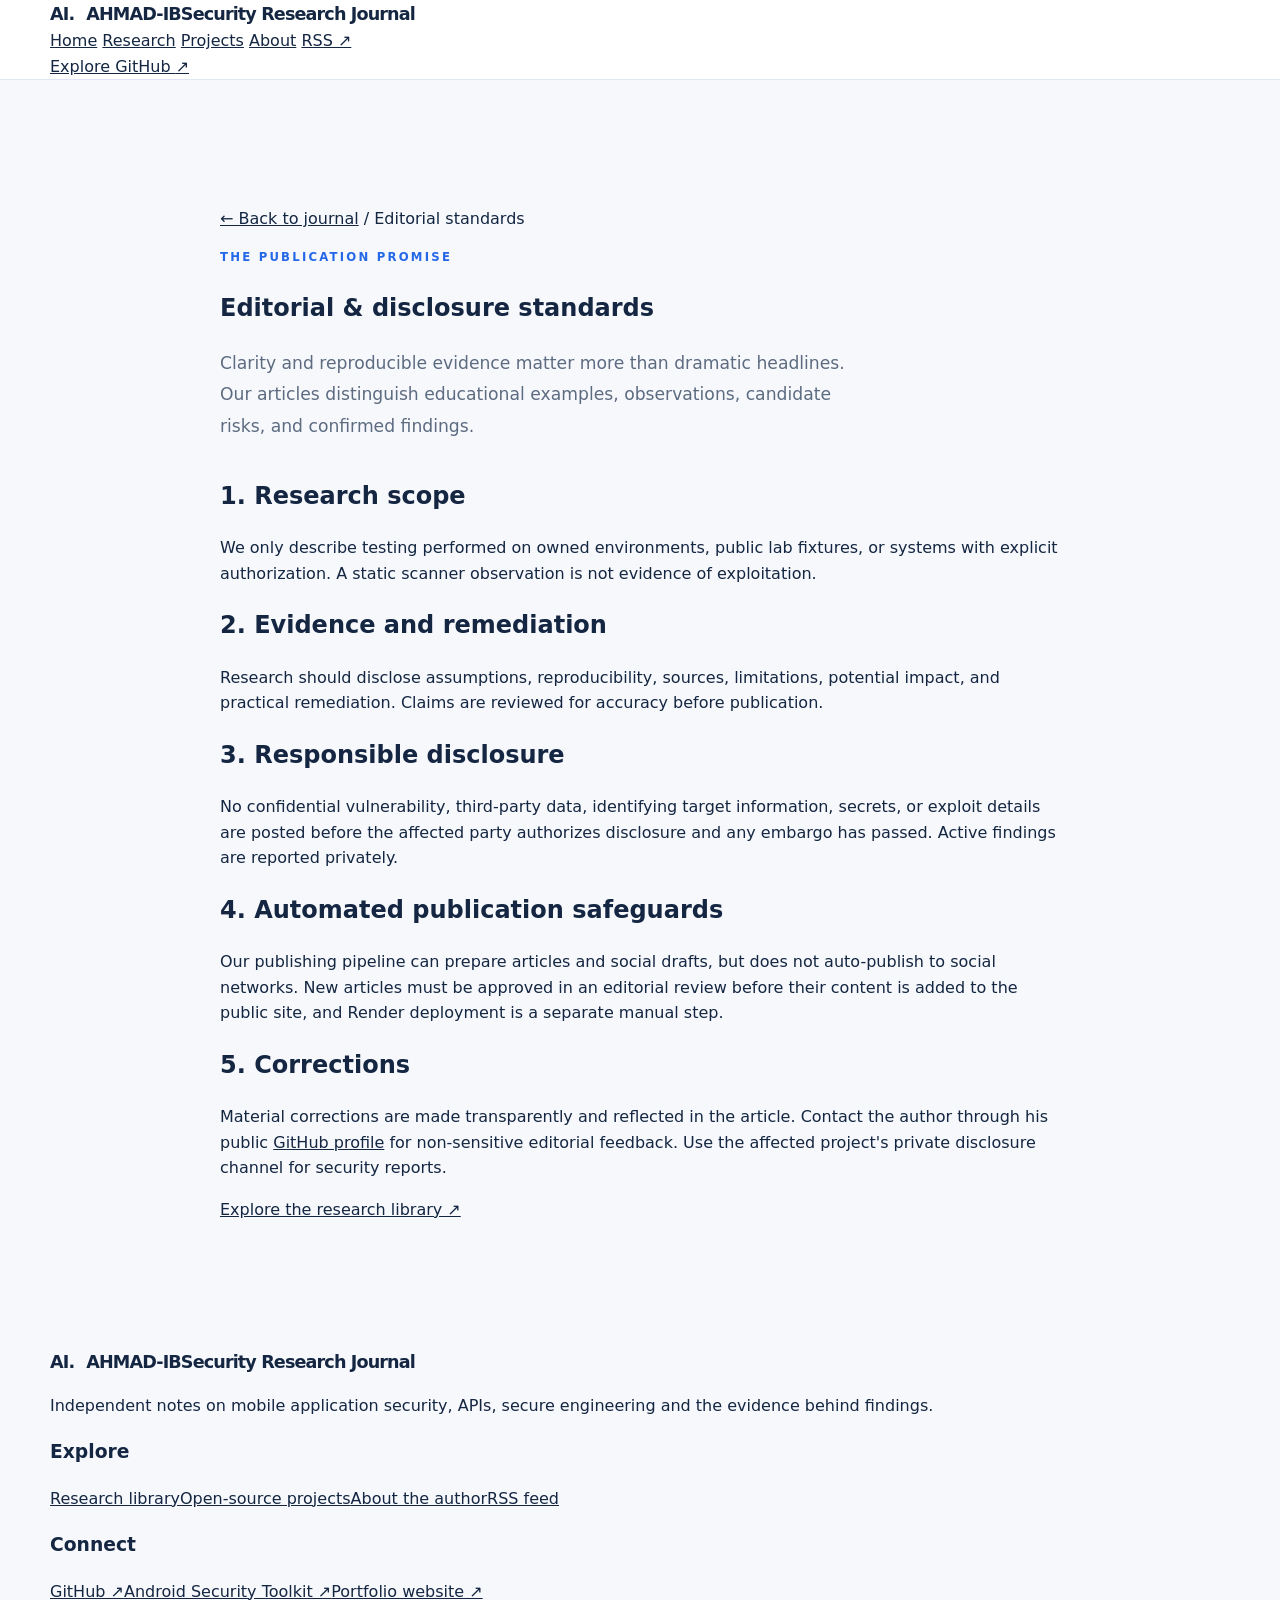
<file: publication/editorial-policy.html>
<!doctype html><html lang="en"><head><meta charset="utf-8"><meta name="viewport" content="width=device-width,initial-scale=1"><meta name="theme-color" content="#0b2026"><meta name="author" content="Ahmad Ibrahim"><meta name="description" content="How Ahmad-IB Security Research Journal reviews evidence and protects responsible disclosure."><link rel="canonical" href="https://ahmadib.onrender.com/editorial-policy.html"><title>Editorial standards | Ahmad-IB Research Journal</title><link rel="stylesheet" href="assets/style.css"><link rel="icon" href="assets/favicon.svg" type="image/svg+xml"></head><body><a class="skip-link" href="#main">Skip to content</a><header class="site-header"><div class="container nav-inner">
  <a class="brand" href="index.html" aria-label="Ahmad-IB Research Journal — home"><span class="brand-mark">AI.</span><span><span class="brand-name">AHMAD-IB</span><span class="brand-subtitle">Security Research Journal</span></span></a>
  <nav class="nav-links" aria-label="Primary navigation">
    <a href="index.html" >Home</a>
    <a href="../index.html#articles" aria-current="page">Research</a>
    <a href="../index.html#projects">Projects</a>
    <a href="../index.html#about">About</a>
    <a href="feed.xml" class="rss-link" title="Subscribe via RSS">RSS ↗</a>
  </nav><a href="https://github.com/AhmadibOfficial" class="nav-cta" target="_blank" rel="noopener noreferrer">Explore GitHub <span aria-hidden="true">↗</span></a>
</div></header><main id="main"><section class="section"><div class="container" style="max-width:840px"><p class="breadcrumb"><a href="index.html">← Back to journal</a> / Editorial standards</p><div class="eyebrow">The publication promise</div><h1>Editorial &amp; disclosure standards</h1><p class="lead">Clarity and reproducible evidence matter more than dramatic headlines. Our articles distinguish educational examples, observations, candidate risks, and confirmed findings.</p><h2>1. Research scope</h2><p>We only describe testing performed on owned environments, public lab fixtures, or systems with explicit authorization. A static scanner observation is not evidence of exploitation.</p><h2>2. Evidence and remediation</h2><p>Research should disclose assumptions, reproducibility, sources, limitations, potential impact, and practical remediation. Claims are reviewed for accuracy before publication.</p><h2>3. Responsible disclosure</h2><p>No confidential vulnerability, third-party data, identifying target information, secrets, or exploit details are posted before the affected party authorizes disclosure and any embargo has passed. Active findings are reported privately.</p><h2>4. Automated publication safeguards</h2><p>Our publishing pipeline can prepare articles and social drafts, but does not auto-publish to social networks. New articles must be approved in an editorial review before their content is added to the public site, and Render deployment is a separate manual step.</p><h2>5. Corrections</h2><p>Material corrections are made transparently and reflected in the article. Contact the author through his public <a href="https://github.com/AhmadibOfficial" target="_blank" rel="noopener noreferrer">GitHub profile</a> for non-sensitive editorial feedback. Use the affected project's private disclosure channel for security reports.</p><p><a href="index.html#articles">Explore the research library ↗</a></p></div></section></main><footer class="site-footer"><div class="container"><div class="footer-grid">
  <div><a class="brand" href="index.html"><span class="brand-mark">AI.</span><span><span class="brand-name">AHMAD-IB</span><span class="brand-subtitle">Security Research Journal</span></span></a><p class="footer-desc">Independent notes on mobile application security, APIs, secure engineering and the evidence behind findings.</p></div>
  <div class="footer-col"><h3>Explore</h3><a href="../index.html#articles">Research library</a><a href="../index.html#projects">Open-source projects</a><a href="../index.html#about">About the author</a><a href="feed.xml">RSS feed</a></div>
  <div class="footer-col"><h3>Connect</h3><a href="https://github.com/AhmadibOfficial" target="_blank" rel="noopener noreferrer">GitHub ↗</a><a href="https://github.com/AhmadibOfficial/android-security-toolkit" target="_blank" rel="noopener noreferrer">Android Security Toolkit ↗</a><a href="https://ahmadibofficial.github.io/ahmadib-portfolio/">Portfolio website ↗</a></div>
</div><div class="foot-bottom"><span>© 2026 Ahmad Ibrahim. Independent research and technical writing.</span><span>Responsible disclosure first · No tracking scripts · Published on Render</span></div></div></footer></body></html>
</file>
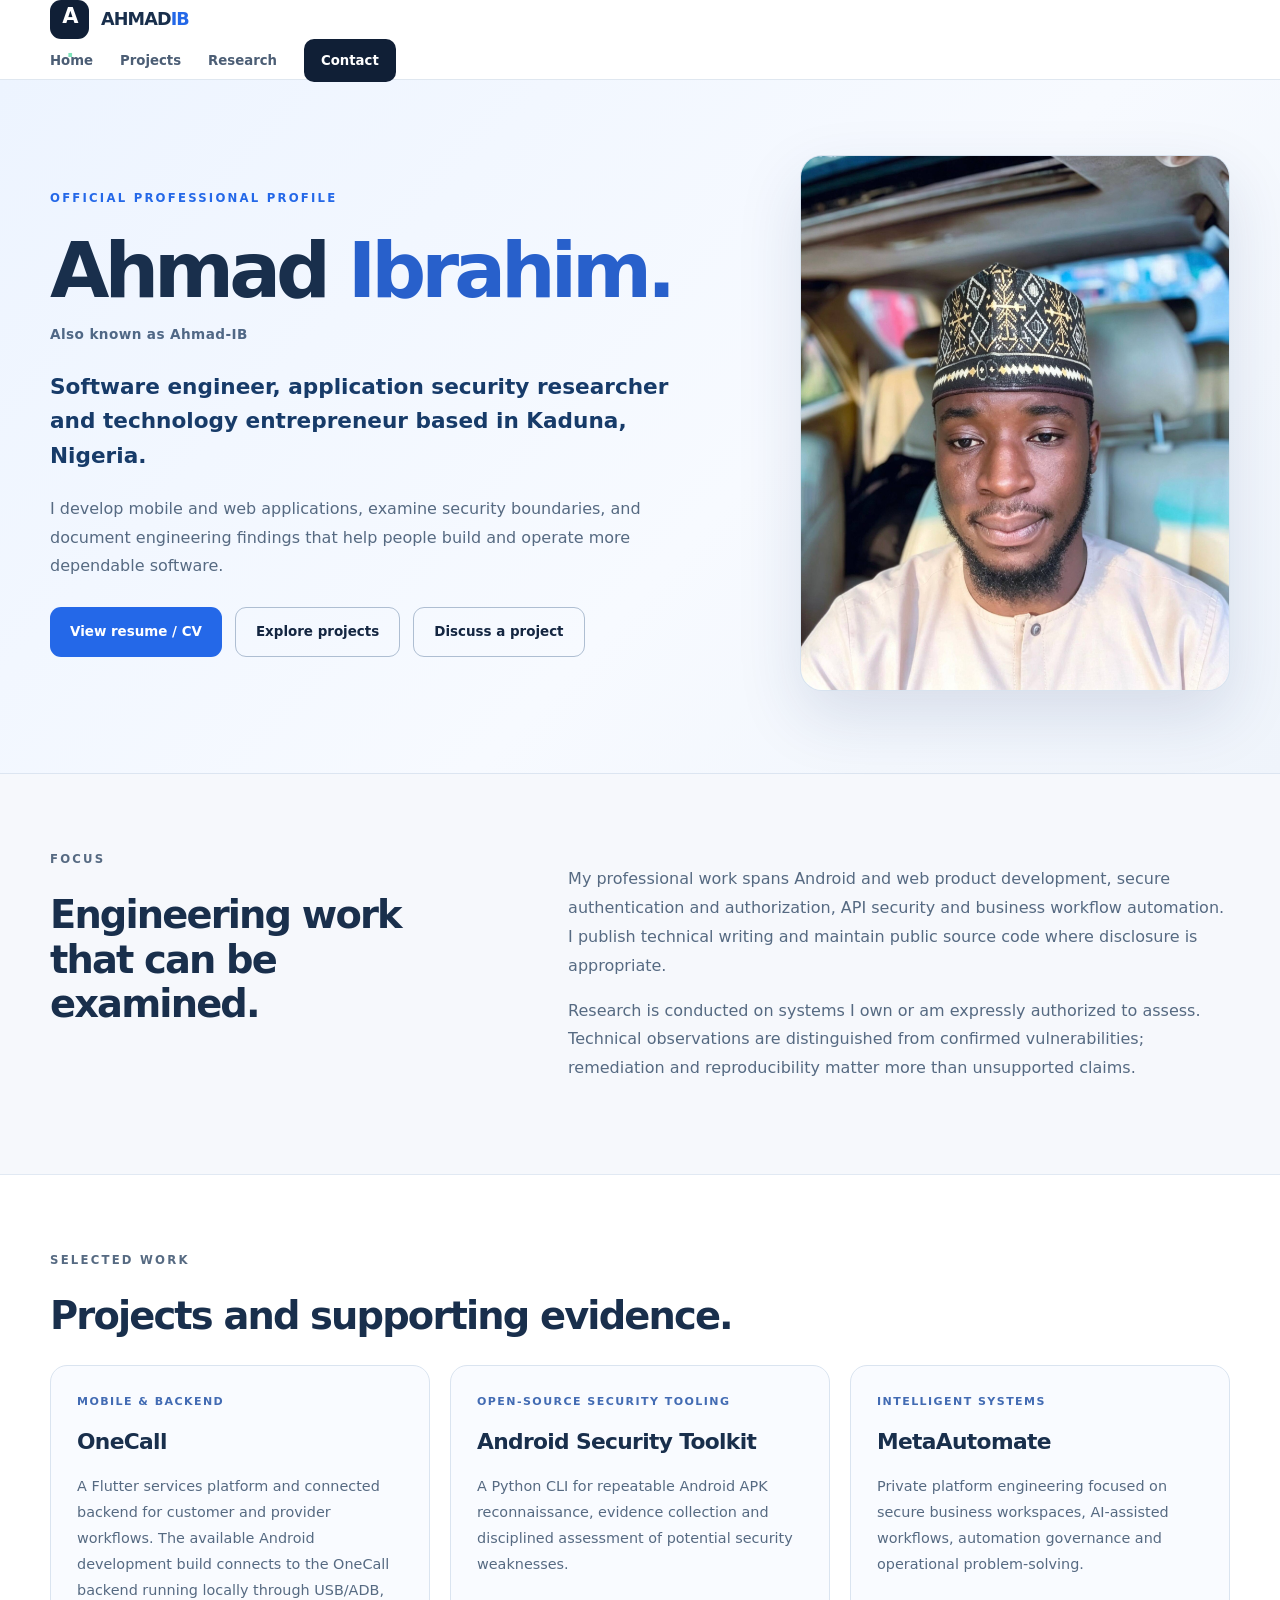
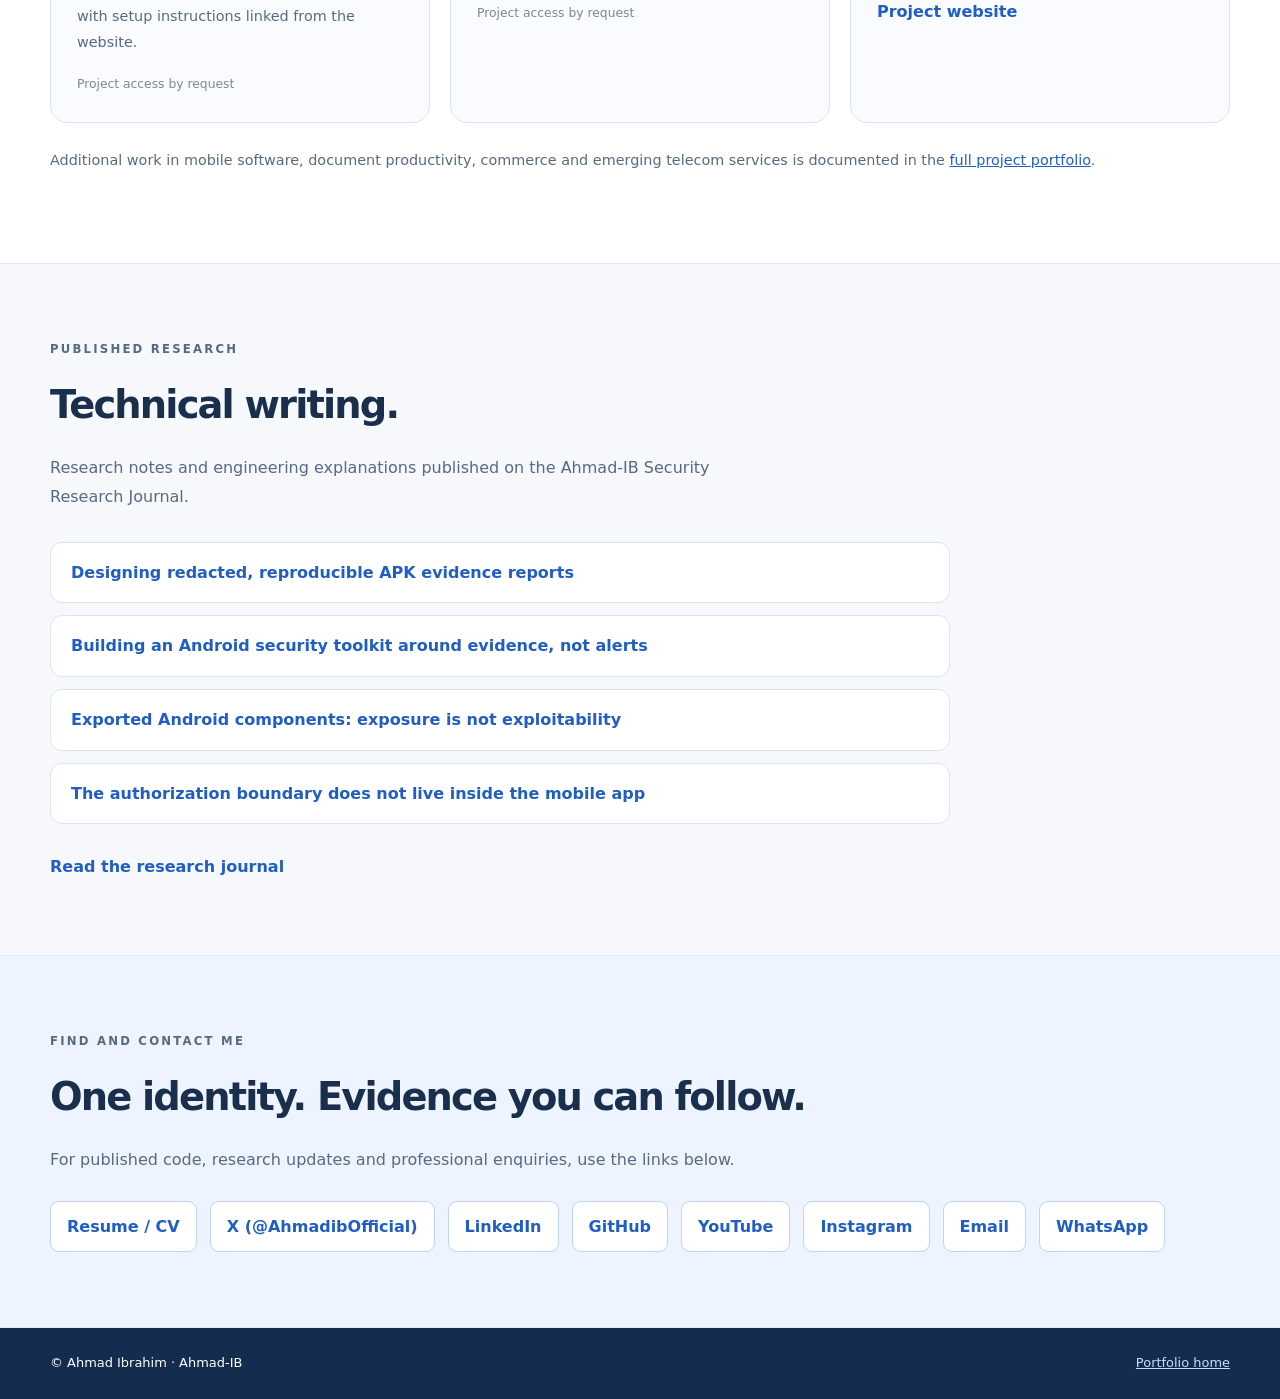
<file: publication/profile.html>
<!doctype html>
<html lang="en">
<head>
<meta charset="utf-8">
<meta name="viewport" content="width=device-width, initial-scale=1">
<meta name="theme-color" content="#f6f8fc">
<meta name="description" content="Ahmad Ibrahim (Ahmad-IB): professional profile, original software projects, Android and API security research, technical writing and contact details.">
<meta name="author" content="Ahmad Ibrahim">
<link rel="canonical" href="https://ahmadib.onrender.com/profile.html">
<link rel="icon" type="image/svg+xml" href="assets/favicon.svg">
<link rel="stylesheet" href="assets/style.css">
<meta property="og:type" content="profile">
<meta property="og:title" content="Ahmad Ibrahim (Ahmad-IB) — Engineer and Security Researcher">
<meta property="og:description" content="Professional profile, software projects, public research writing and verified technical work.">
<meta property="og:url" content="https://ahmadib.onrender.com/profile.html">
<meta property="og:image" content="https://ahmadib.onrender.com/assets/ahmad-ib-profile.jpg">
<meta property="og:image:alt" content="Portrait of Ahmad Ibrahim">
<meta name="twitter:card" content="summary_large_image">
<meta name="twitter:creator" content="@AhmadibOfficial">
<title>Ahmad Ibrahim (Ahmad-IB) — Professional Profile</title>
<script type="application/ld+json">{"@context":"https://schema.org","@graph":[{"@type":"Person","@id":"https://ahmadib.onrender.com/profile.html#person","name":"Ahmad Ibrahim","alternateName":"Ahmad-IB","url":"https://ahmadib.onrender.com/profile.html","image":"https://ahmadib.onrender.com/assets/ahmad-ib-profile.jpg","description":"Software engineer and application security researcher working on Android, web and API security, product engineering, and practical business software.","jobTitle":["Software Engineer","Application Security Researcher"],"homeLocation":{"@type":"Place","name":"Kaduna, Nigeria"},"knowsAbout":["Android application security","API authorization","Web application security","Mobile development","Business process automation"],"sameAs":["https://github.com/AhmadibOfficial","https://www.linkedin.com/in/ahmad-ib","https://x.com/AhmadibOfficial","https://www.instagram.com/ahmadib_official/","https://www.tiktok.com/@ahmadibofficial","https://web.facebook.com/Ahmadib.Official","https://www.youtube.com/channel/UCFwSWl99N4DVZPKe0Xe1SWA"]},{"@type":"ProfilePage","@id":"https://ahmadib.onrender.com/profile.html#webpage","url":"https://ahmadib.onrender.com/profile.html","name":"Ahmad Ibrahim — Professional Profile","mainEntity":{"@id":"https://ahmadib.onrender.com/profile.html#person"},"isPartOf":{"@id":"https://ahmadib.onrender.com/#website"}}]}</script>
</head>
<body class="identity-page">
<a class="skip-link" href="#main">Skip to content</a>
<header class="site-header"><div class="container nav-inner">
<a class="brand" href="./" aria-label="Ahmad Ibrahim — homepage"><span class="brand-icon">A<span>.</span></span><span>AHMAD<span class="brand-muted">IB</span></span></a>
<nav class="site-nav" aria-label="Profile navigation"><a href="./">Home</a><a href="index.html#projects">Projects</a><a href="index.html#research">Research</a><a class="nav-contact" href="mailto:Ahmadibofficial@gmail.com">Contact</a></nav>
</div></header>
<main id="main">
<section class="identity-hero"><div class="container identity-intro">
<div class="identity-copy"><p class="overline">OFFICIAL PROFESSIONAL PROFILE</p>
<h1>Ahmad <em>Ibrahim.</em></h1>
<p class="identity-handle">Also known as <strong>Ahmad-IB</strong></p>
<p class="identity-lead">Software engineer, application security researcher and technology entrepreneur based in Kaduna, Nigeria.</p>
<p>I develop mobile and web applications, examine security boundaries, and document engineering findings that help people build and operate more dependable software.</p>
<div class="identity-actions"><a class="button button-primary" href="resume.html">View resume / CV</a><a class="button button-outline" href="index.html#projects">Explore projects</a><a class="button button-outline" href="mailto:Ahmadibofficial@gmail.com">Discuss a project</a></div>
</div><div class="identity-portrait"><img src="assets/ahmad-ib-profile.jpg" alt="Ahmad Ibrahim" width="1641" height="2048" loading="eager" fetchpriority="high"></div>
</div></section>
<section class="identity-section"><div class="container identity-content">
<div><p class="overline">FOCUS</p><h2>Engineering work that can be examined.</h2></div>
<div><p>My professional work spans Android and web product development, secure authentication and authorization, API security and business workflow automation. I publish technical writing and maintain public source code where disclosure is appropriate.</p><p>Research is conducted on systems I own or am expressly authorized to assess. Technical observations are distinguished from confirmed vulnerabilities; remediation and reproducibility matter more than unsupported claims.</p></div>
</div></section>
<section class="identity-section identity-work"><div class="container"><p class="overline">SELECTED WORK</p><h2>Projects and supporting evidence.</h2>
<div class="identity-cards">
<article><p class="identity-kicker">MOBILE & BACKEND</p><h3>OneCall</h3><p>A Flutter services platform and connected backend for customer and provider workflows. The available Android development build connects to the OneCall backend running locally through USB/ADB, with setup instructions linked from the website.</p><span class="link-muted">Project access by request</span></article>
<article><p class="identity-kicker">OPEN-SOURCE SECURITY TOOLING</p><h3>Android Security Toolkit</h3><p>A Python CLI for repeatable Android APK reconnaissance, evidence collection and disciplined assessment of potential security weaknesses.</p><span class="link-muted">Project access by request</span></article>
<article><p class="identity-kicker">INTELLIGENT SYSTEMS</p><h3>MetaAutomate</h3><p>Private platform engineering focused on secure business workspaces, AI-assisted workflows, automation governance and operational problem-solving.</p><a href="https://metaautomate.onrender.com/" target="_blank" rel="noopener noreferrer">Project website</a></article>
</div><p class="identity-more">Additional work in mobile software, document productivity, commerce and emerging telecom services is documented in the <a href="index.html#projects">full project portfolio</a>.</p>
</div></section>
<section class="identity-section"><div class="container"><p class="overline">PUBLISHED RESEARCH</p><h2>Technical writing.</h2>
<p class="identity-section-intro">Research notes and engineering explanations published on the Ahmad-IB Security Research Journal.</p>
<ul class="identity-research">
<li><a href="articles/redacted-apk-evidence-reports.html">Designing redacted, reproducible APK evidence reports</a></li>
<li><a href="articles/android-security-toolkit.html">Building an Android security toolkit around evidence, not alerts</a></li>
<li><a href="articles/exported-android-components.html">Exported Android components: exposure is not exploitability</a></li>
<li><a href="articles/api-authorization-boundaries.html">The authorization boundary does not live inside the mobile app</a></li>
</ul><a class="identity-more-link" href="index.html#research">Read the research journal</a></div></section>
<section class="identity-section identity-final"><div class="container"><p class="overline">FIND AND CONTACT ME</p><h2>One identity. Evidence you can follow.</h2>
<p class="identity-section-intro">For published code, research updates and professional enquiries, use the links below.</p>
<div class="identity-links"><a href="resume.html">Resume / CV</a><a href="https://x.com/AhmadibOfficial" target="_blank" rel="me noopener noreferrer">X (@AhmadibOfficial)</a><a href="https://www.linkedin.com/in/ahmad-ib" target="_blank" rel="me noopener noreferrer">LinkedIn</a><a href="https://github.com/AhmadibOfficial" target="_blank" rel="me noopener noreferrer">GitHub</a><a href="https://www.youtube.com/channel/UCFwSWl99N4DVZPKe0Xe1SWA" target="_blank" rel="me noopener noreferrer">YouTube</a><a href="https://www.instagram.com/ahmadib_official/" target="_blank" rel="me noopener noreferrer">Instagram</a><a href="mailto:Ahmadibofficial@gmail.com">Email</a><a href="https://wa.me/2348069514047" target="_blank" rel="noopener noreferrer">WhatsApp</a></div>
</div></section>
</main>
<footer class="identity-footer"><div class="container"><span>© Ahmad Ibrahim · Ahmad-IB</span><a href="./">Portfolio home</a></div></footer>
</body>
</html>
</file>
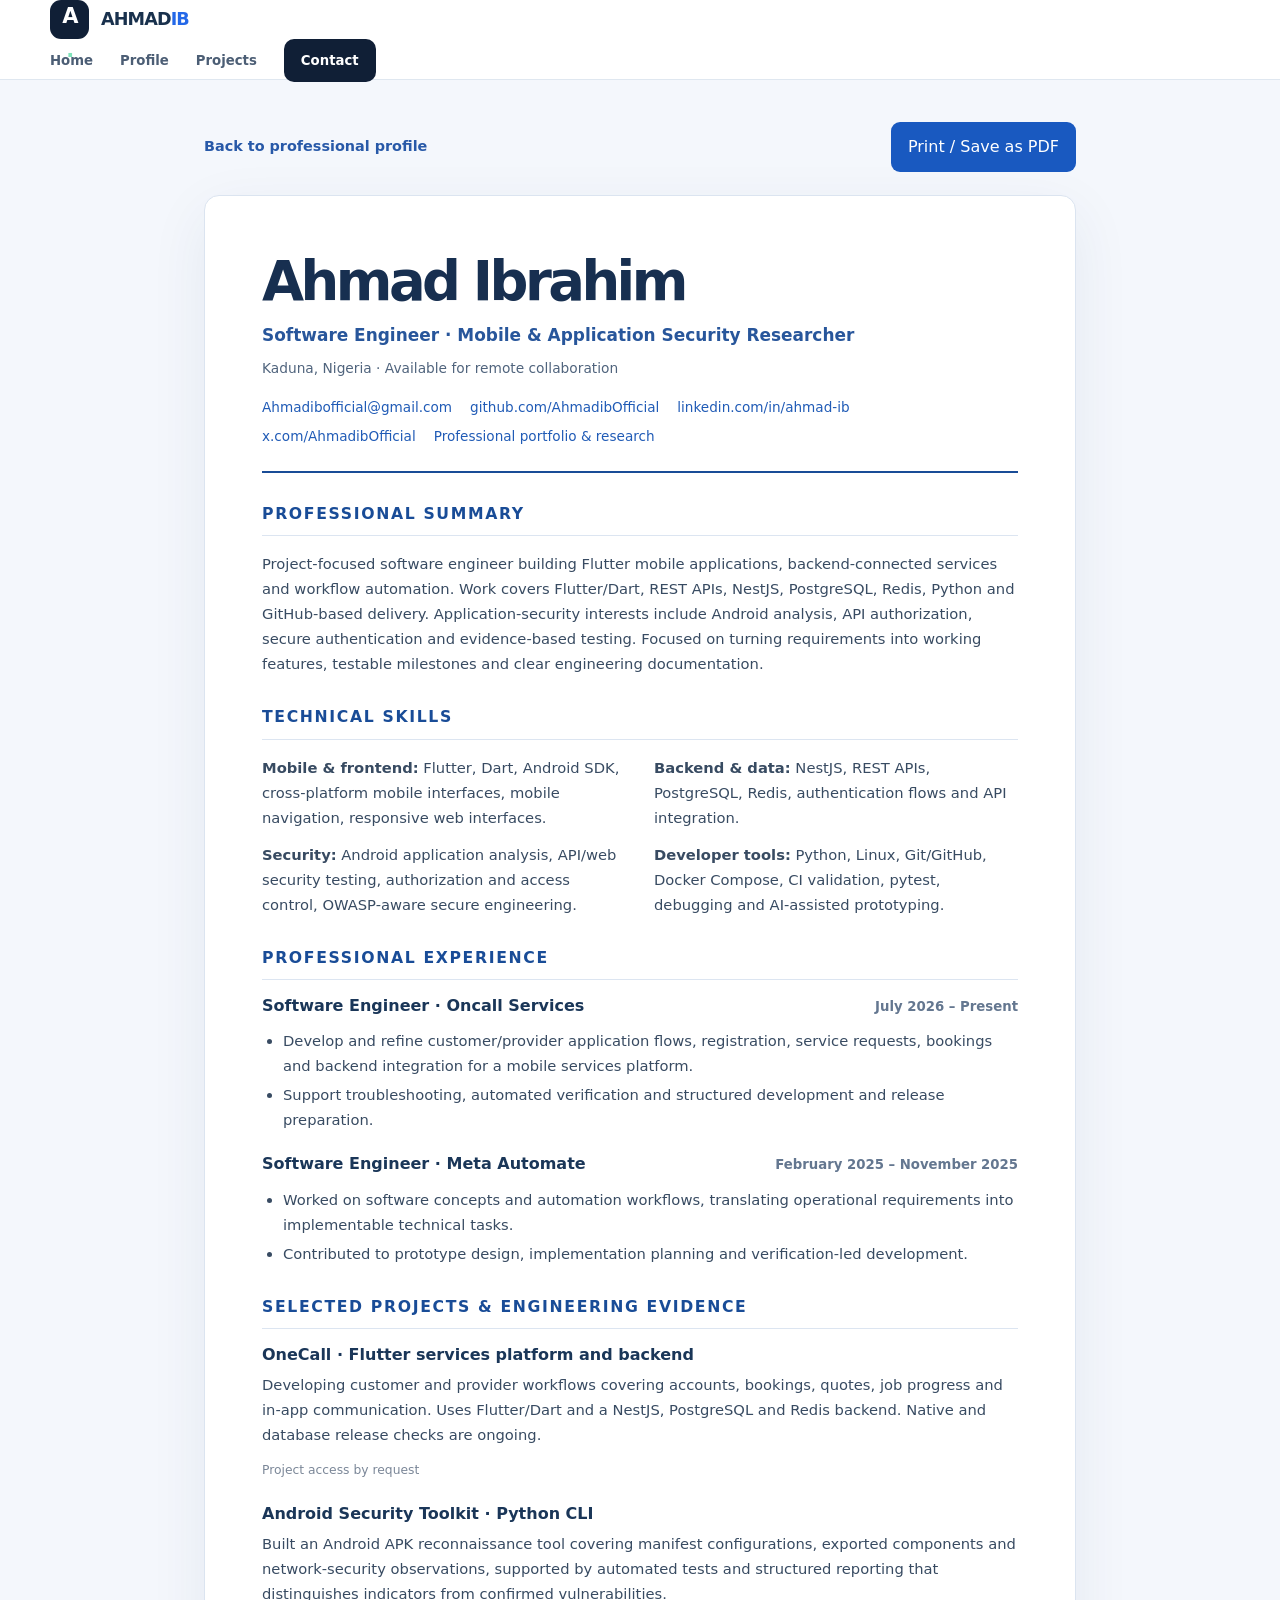
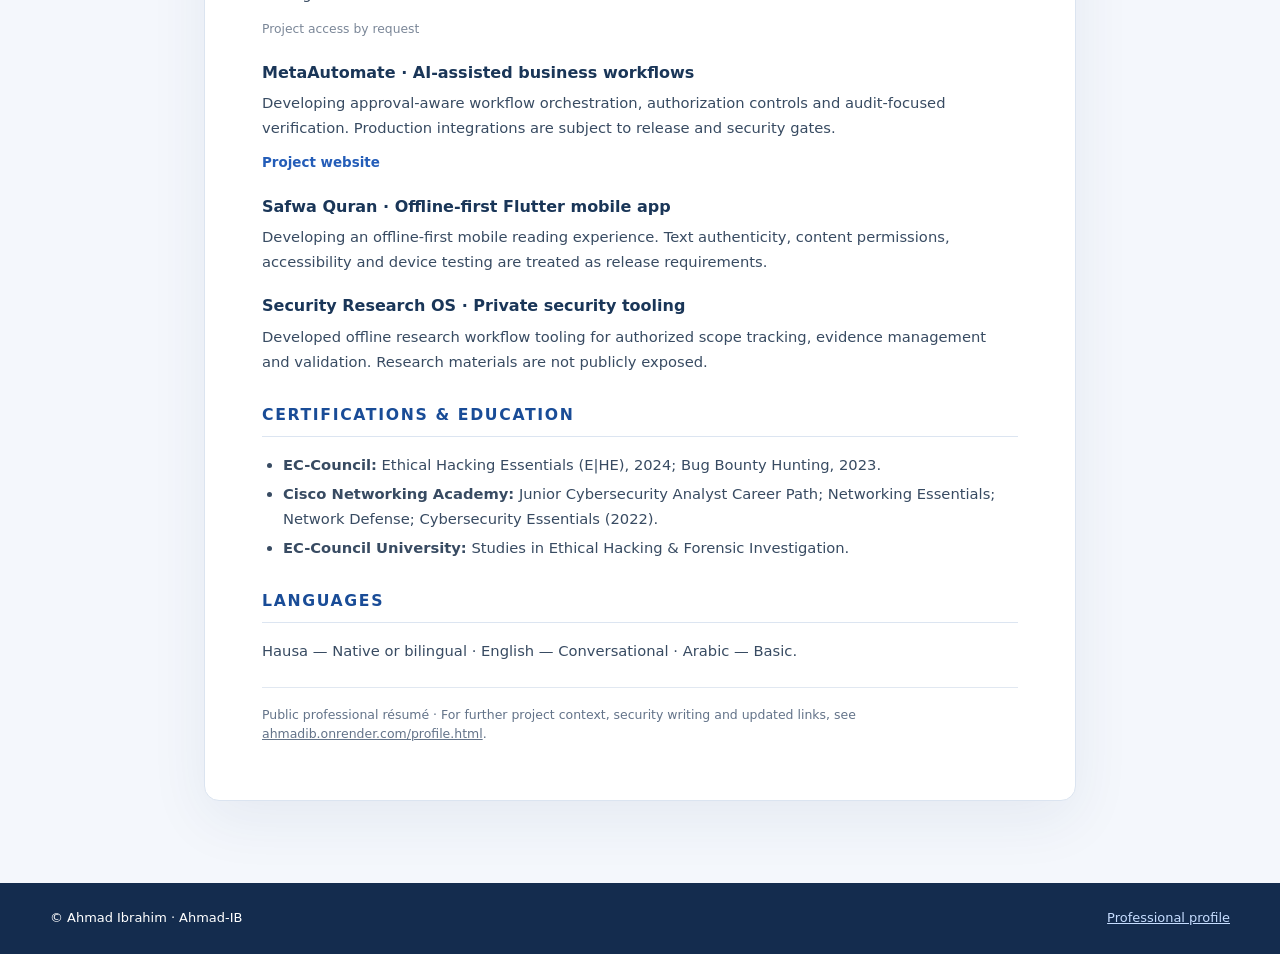
<file: publication/resume.html>
<!doctype html>
<html lang="en">
<head>
<meta charset="utf-8">
<meta name="viewport" content="width=device-width,initial-scale=1">
<meta name="theme-color" content="#f6f8fc">
<meta name="author" content="Ahmad Ibrahim">
<meta name="description" content="Public resume and curriculum vitae of Ahmad Ibrahim (Ahmad-IB), software engineer and mobile/application security researcher. Explore engineering work, skills, experience and training.">
<link rel="canonical" href="https://ahmadib.onrender.com/resume.html">
<link rel="icon" type="image/svg+xml" href="assets/favicon.svg">
<link rel="stylesheet" href="assets/style.css">
<meta property="og:type" content="profile">
<meta property="og:title" content="Ahmad Ibrahim — Resume & CV">
<meta property="og:description" content="Engineering experience, mobile development, Android and API security, verified projects, and technical training.">
<meta property="og:url" content="https://ahmadib.onrender.com/resume.html">
<meta name="twitter:card" content="summary">
<meta name="twitter:creator" content="@AhmadibOfficial">
<title>Ahmad Ibrahim — Resume & CV | Software Engineering & Application Security</title>
<script type="application/ld+json">{"@context":"https://schema.org","@type":"ProfilePage","@id":"https://ahmadib.onrender.com/resume.html#webpage","name":"Ahmad Ibrahim — Resume & Curriculum Vitae","url":"https://ahmadib.onrender.com/resume.html","about":{"@id":"https://ahmadib.onrender.com/profile.html#person"},"mainEntity":{"@id":"https://ahmadib.onrender.com/profile.html#person"}}</script>
<style>
/* Self-contained CV styles; print output excludes website chrome and interactive controls. */
.resume-page{background:#f4f7fc;color:#19314d}
.resume-page a{overflow-wrap:anywhere}
.resume-wrap{max-width:920px;margin:auto;padding:42px 24px 82px}
.resume-toolbar{display:flex;flex-wrap:wrap;align-items:center;justify-content:space-between;gap:15px;margin:0 0 23px}
.resume-toolbar .resume-back{color:#2859a8;text-decoration:none;font-weight:700;font-size:.9rem}
.resume-print{border:0;border-radius:9px;padding:12px 17px;background:#1959c0;color:white;font:700 .86rem inherit;cursor:pointer}
.resume-print:hover,.resume-print:focus-visible{background:#154896}
.resume-paper{background:#fff;border:1px solid #dbe4f0;border-radius:15px;box-shadow:0 18px 60px #203b6812;padding:clamp(24px,5vw,57px)}
.resume-header{display:flex;align-items:flex-start;justify-content:space-between;gap:20px;border-bottom:2px solid #194c97;padding-bottom:25px}
.resume-name{font-size:clamp(2.2rem,5vw,3.4rem);letter-spacing:-.065em;line-height:1.08;margin:0;color:#172f50;font-weight:800}
.resume-title{margin:11px 0 0;font-weight:670;font-size:1.06rem;color:#28569b}
.resume-location{margin:8px 0 0;color:#50647d;font-size:.86rem}
.resume-contact{display:flex;flex-wrap:wrap;gap:8px 18px;margin-top:18px;line-height:1.5;font-size:.85rem}
.resume-contact a{color:#205bb6;text-decoration:none}
.resume-contact a:hover{text-decoration:underline}
.resume-block{margin-top:28px}
.resume-block h2{color:#194c97;font-size:.98rem;text-transform:uppercase;letter-spacing:.105em;border-bottom:1px solid #dce5f1;padding-bottom:9px;margin:0 0 15px;font-weight:800}
.resume-block h3{font-size:1rem;color:#1a3658;margin:0 0 6px;font-weight:800;line-height:1.4}
.resume-block p,.resume-block li{font-size:.92rem;line-height:1.7;color:#384b62}
.resume-block p{margin:0 0 9px}
.resume-block ul{margin:5px 0 0;padding-left:21px}
.resume-block li{margin:4px 0}
.resume-entry{margin-bottom:21px}
.resume-entry:last-child{margin-bottom:0}
.resume-entry-top{display:flex;align-items:baseline;justify-content:space-between;flex-wrap:wrap;gap:6px 18px}
.resume-when{font-size:.83rem;color:#647790;font-weight:650;white-space:nowrap}
.resume-grid{display:grid;grid-template-columns:1fr 1fr;gap:12px 28px}
.resume-grid p{margin:0}
.resume-tags{display:flex;flex-wrap:wrap;gap:8px}
.resume-tags span{background:#eef4fe;color:#244e88;border:1px solid #dbe7f7;padding:6px 10px;border-radius:7px;font-size:.78rem;font-weight:700}
.resume-project-link{color:#245db8;font-size:.84rem;text-decoration:none;font-weight:660}
.resume-project-link:hover{text-decoration:underline}
.resume-foot{margin-top:24px;padding-top:18px;border-top:1px solid #e1e8f1;font-size:.78rem;line-height:1.5;color:#637389}
@media(max-width:620px){.resume-wrap{padding:20px 13px 50px}.resume-paper{padding:25px 19px}.resume-grid{grid-template-columns:1fr}.resume-header{display:block}.resume-contact{flex-direction:column;gap:4px}}
@page{size:A4;margin:14mm}
@media print{
html,body,.resume-page{background:#fff!important;color:#000!important}
body{font-family:Arial,Helvetica,sans-serif!important;font-size:9.5pt!important}
.site-header,.resume-toolbar,.site-footer{display:none!important}
.resume-wrap{padding:0!important;max-width:none}
.resume-paper{border:0!important;box-shadow:none!important;padding:0!important;border-radius:0!important}
.resume-name{font-size:24pt!important}.resume-title{font-size:11pt!important}
.resume-block{margin-top:15px!important}
.resume-block h2{font-size:9.5pt!important;margin-bottom:8px!important}
.resume-block p,.resume-block li{font-size:9pt!important;line-height:1.4!important}
.resume-contact{font-size:8.5pt!important}
.resume-entry{break-inside:avoid;page-break-inside:avoid;margin-bottom:12px!important}
.resume-block h2{break-after:avoid}
.resume-tags span{background:#fff!important;border:1px solid #ccc!important;color:#333!important;padding:4px 6px}
a{color:#194c97!important;text-decoration:none!important}
.resume-foot{font-size:8pt}
}
</style>
</head>
<body class="resume-page">
<a class="skip-link" href="#main">Skip to resume</a>
<header class="site-header"><div class="container nav-inner"><a class="brand" href="./" aria-label="Ahmad Ibrahim — homepage"><span class="brand-icon">A<span>.</span></span><span>AHMAD<span class="brand-muted">IB</span></span></a>
<nav class="site-nav" aria-label="Resume navigation"><a href="./">Home</a><a href="profile.html">Profile</a><a href="index.html#projects">Projects</a><a class="nav-contact" href="mailto:Ahmadibofficial@gmail.com">Contact</a></nav></div></header>
<main id="main" class="resume-wrap">
<div class="resume-toolbar"><a class="resume-back" href="profile.html"> Back to professional profile</a><button class="resume-print" type="button" onclick="window.print()">Print / Save as PDF </button></div>
<article class="resume-paper" aria-label="Ahmad Ibrahim professional curriculum vitae">
<header class="resume-header"><div>
<h1 class="resume-name">Ahmad Ibrahim</h1>
<p class="resume-title">Software Engineer · Mobile & Application Security Researcher</p>
<p class="resume-location">Kaduna, Nigeria · Available for remote collaboration</p>
<div class="resume-contact"><a href="mailto:Ahmadibofficial@gmail.com">Ahmadibofficial@gmail.com</a><a href="https://github.com/AhmadibOfficial">github.com/AhmadibOfficial</a><a href="https://www.linkedin.com/in/ahmad-ib">linkedin.com/in/ahmad-ib</a><a href="https://x.com/AhmadibOfficial">x.com/AhmadibOfficial</a><a href="https://ahmadib.onrender.com/profile.html">Professional portfolio &amp; research</a></div>
</div></header>
<section class="resume-block"><h2>Professional summary</h2>
<p>Project-focused software engineer building Flutter mobile applications, backend-connected services and workflow automation. Work covers Flutter/Dart, REST APIs, NestJS, PostgreSQL, Redis, Python and GitHub-based delivery. Application-security interests include Android analysis, API authorization, secure authentication and evidence-based testing. Focused on turning requirements into working features, testable milestones and clear engineering documentation.</p>
</section>
<section class="resume-block"><h2>Technical skills</h2>
<div class="resume-grid">
<p><strong>Mobile &amp; frontend:</strong> Flutter, Dart, Android SDK, cross-platform mobile interfaces, mobile navigation, responsive web interfaces.</p>
<p><strong>Backend &amp; data:</strong> NestJS, REST APIs, PostgreSQL, Redis, authentication flows and API integration.</p>
<p><strong>Security:</strong> Android application analysis, API/web security testing, authorization and access control, OWASP-aware secure engineering.</p>
<p><strong>Developer tools:</strong> Python, Linux, Git/GitHub, Docker Compose, CI validation, pytest, debugging and AI-assisted prototyping.</p>
</div></section>
<section class="resume-block"><h2>Professional experience</h2>
<div class="resume-entry">
<div class="resume-entry-top"><h3>Software Engineer · Oncall Services</h3><span class="resume-when">July 2026 – Present</span></div>
<ul><li>Develop and refine customer/provider application flows, registration, service requests, bookings and backend integration for a mobile services platform.</li><li>Support troubleshooting, automated verification and structured development and release preparation.</li></ul></div>
<div class="resume-entry">
<div class="resume-entry-top"><h3>Software Engineer · Meta Automate</h3><span class="resume-when">February 2025 – November 2025</span></div>
<ul><li>Worked on software concepts and automation workflows, translating operational requirements into implementable technical tasks.</li><li>Contributed to prototype design, implementation planning and verification-led development.</li></ul></div>
</section>
<section class="resume-block"><h2>Selected projects &amp; engineering evidence</h2>
<div class="resume-entry"><h3>OneCall · Flutter services platform and backend</h3><p>Developing customer and provider workflows covering accounts, bookings, quotes, job progress and in-app communication. Uses Flutter/Dart and a NestJS, PostgreSQL and Redis backend. Native and database release checks are ongoing.</p><span class="link-muted">Project access by request</span></div>
<div class="resume-entry"><h3>Android Security Toolkit · Python CLI</h3><p>Built an Android APK reconnaissance tool covering manifest configurations, exported components and network-security observations, supported by automated tests and structured reporting that distinguishes indicators from confirmed vulnerabilities.</p><span class="link-muted">Project access by request</span></div>
<div class="resume-entry"><h3>MetaAutomate · AI-assisted business workflows</h3><p>Developing approval-aware workflow orchestration, authorization controls and audit-focused verification. Production integrations are subject to release and security gates.</p><a class="resume-project-link" href="https://metaautomate.onrender.com/">Project website</a></div>
<div class="resume-entry"><h3>Safwa Quran · Offline-first Flutter mobile app</h3><p>Developing an offline-first mobile reading experience. Text authenticity, content permissions, accessibility and device testing are treated as release requirements.</p></div>
<div class="resume-entry"><h3>Security Research OS · Private security tooling</h3><p>Developed offline research workflow tooling for authorized scope tracking, evidence management and validation. Research materials are not publicly exposed.</p></div>
</section>
<section class="resume-block"><h2>Certifications &amp; education</h2>
<ul><li><strong>EC-Council:</strong> Ethical Hacking Essentials (E|HE), 2024; Bug Bounty Hunting, 2023.</li><li><strong>Cisco Networking Academy:</strong> Junior Cybersecurity Analyst Career Path; Networking Essentials; Network Defense; Cybersecurity Essentials (2022).</li><li><strong>EC-Council University:</strong> Studies in Ethical Hacking &amp; Forensic Investigation.</li></ul>
</section>
<section class="resume-block"><h2>Languages</h2><p>Hausa — Native or bilingual · English — Conversational · Arabic — Basic.</p></section>
<footer class="resume-foot">Public professional résumé · For further project context, security writing and updated links, see <a href="https://ahmadib.onrender.com/profile.html">ahmadib.onrender.com/profile.html</a>.</footer>
</article></main>
<footer class="identity-footer"><div class="container"><span>© Ahmad Ibrahim · Ahmad-IB</span><a href="profile.html">Professional profile</a></div></footer>
</body></html>
</file>
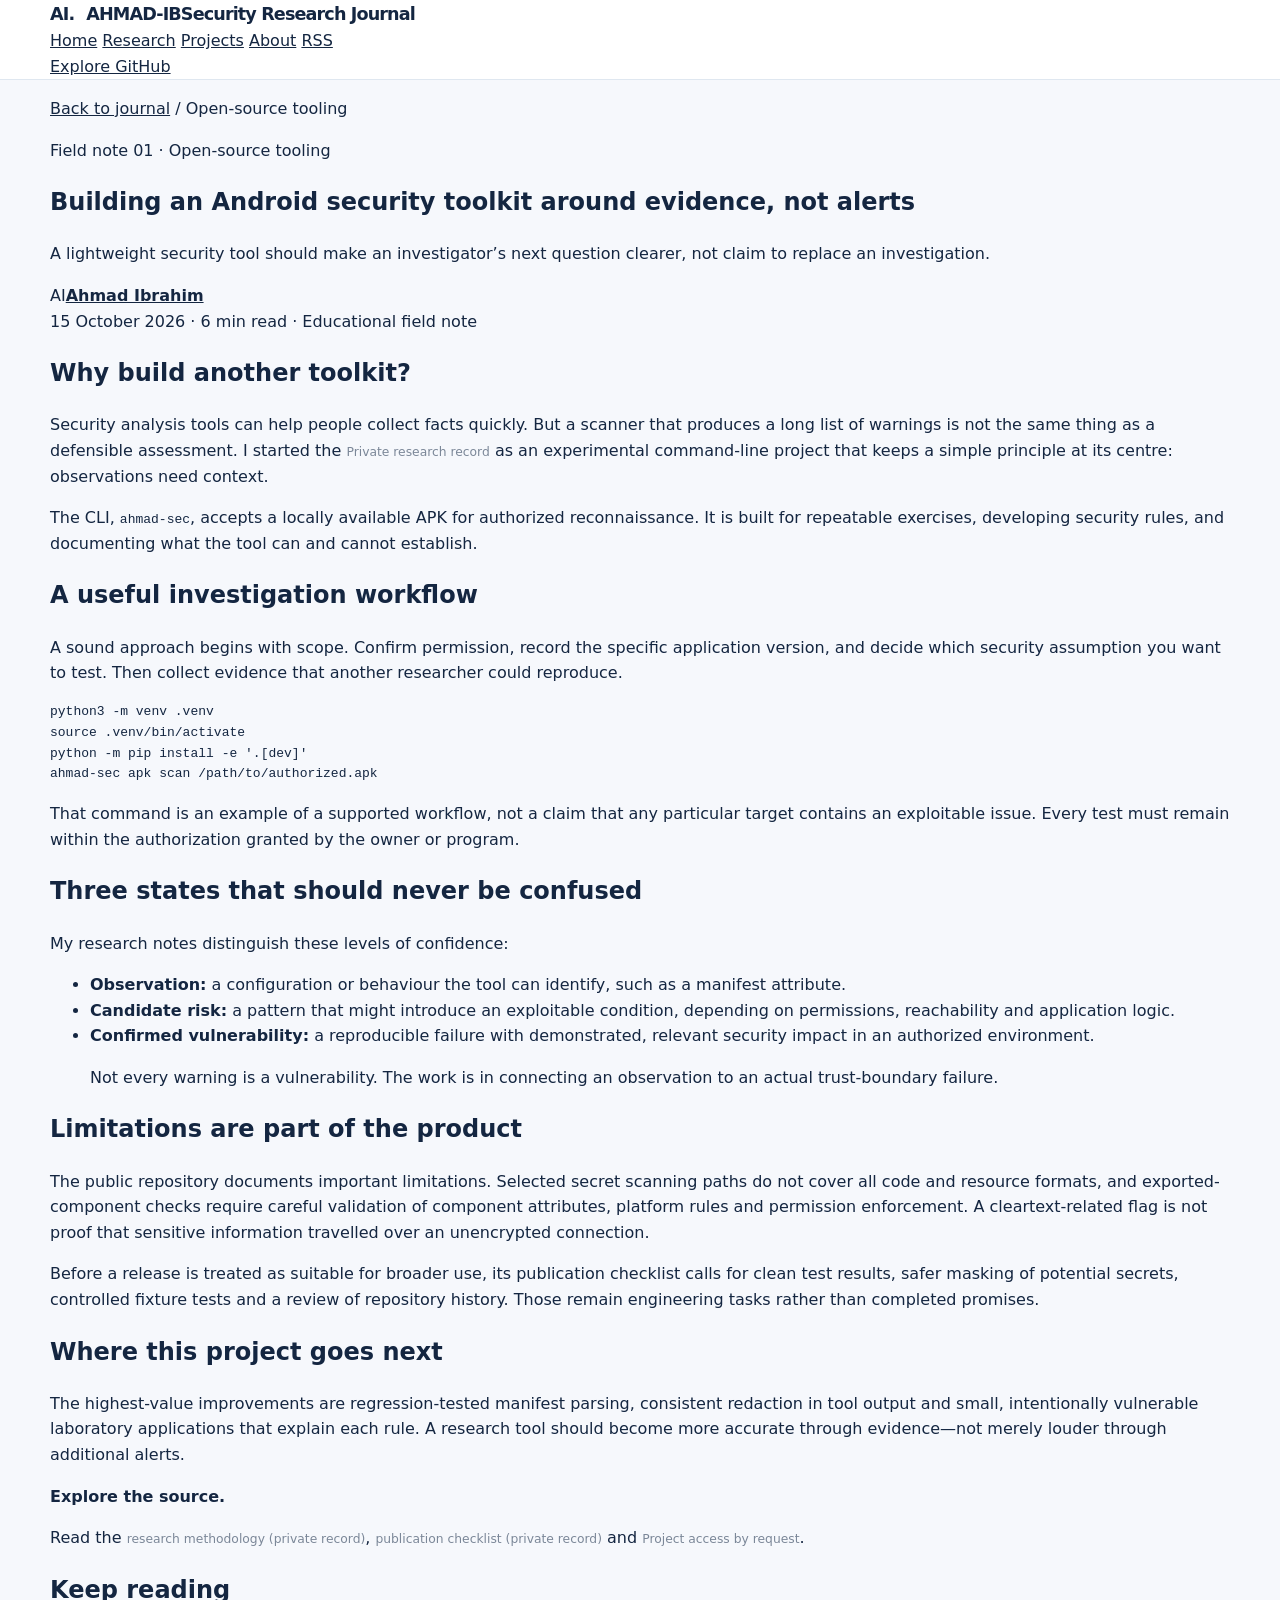
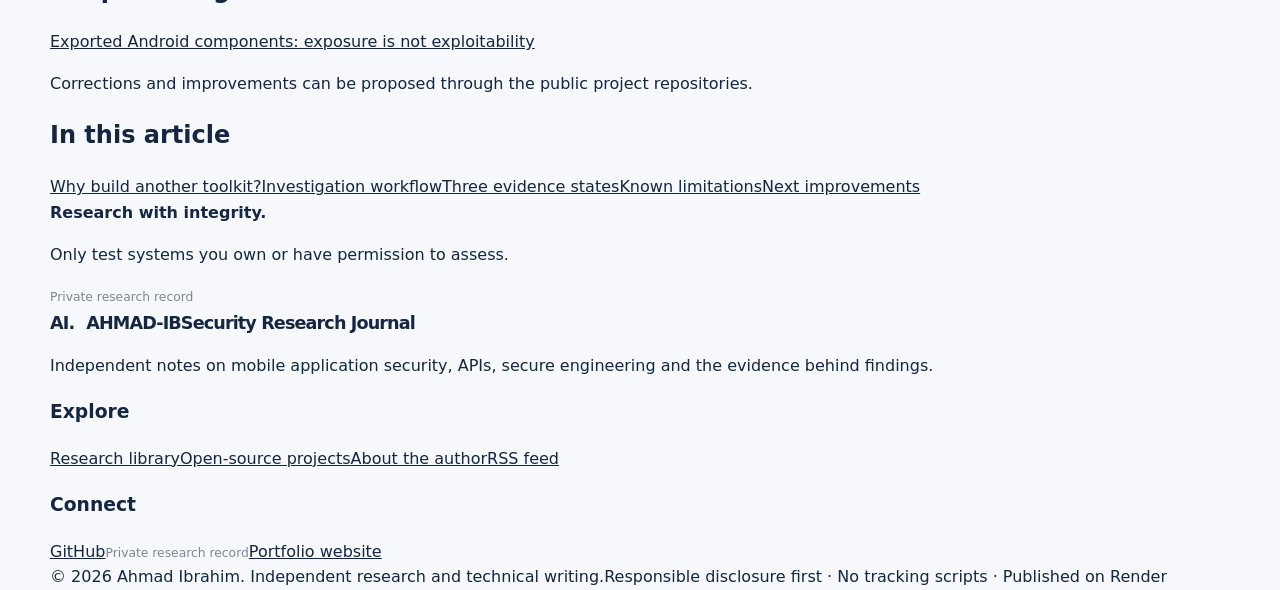
<file: publication/articles/android-security-toolkit.html>
<!doctype html><html lang="en"><head><title>Building an Android security toolkit around evidence, not alerts | Ahmad-IB Research Journal</title><meta charset="utf-8"><meta name="viewport" content="width=device-width,initial-scale=1"><meta name="color-scheme" content="light"><meta name="theme-color" content="#0b2026"><meta name="author" content="Ahmad Ibrahim"><meta name="description" content="Why a small, reproducible APK analysis CLI is useful—and why its observations must not be confused with confirmed vulnerabilities."><link rel="canonical" href="https://ahmadib.onrender.com/articles/android-security-toolkit.html"><link rel="alternate" type="application/rss+xml" title="Ahmad-IB Security Research Journal" href="https://ahmadib.onrender.com/feed.xml"><meta property="og:title" content="Building an Android security toolkit around evidence, not alerts | Ahmad-IB Research Journal"><meta property="og:description" content="Why a small, reproducible APK analysis CLI is useful—and why its observations must not be confused with confirmed vulnerabilities."><meta property="og:type" content="article"><meta property="og:url" content="https://ahmadib.onrender.com/articles/android-security-toolkit.html"><meta property="og:site_name" content="Ahmad-IB Research Journal"><meta name="twitter:card" content="summary"><link rel="stylesheet" href="../assets/style.css"><link rel="icon" type="image/svg+xml" href="../assets/favicon.svg"></head><body><a class="skip-link" href="#main">Skip to content</a>
<header class="site-header"><div class="container nav-inner">
  <a class="brand" href="../index.html" aria-label="Ahmad-IB Research Journal — home"><span class="brand-mark">AI.</span><span><span class="brand-name">AHMAD-IB</span><span class="brand-subtitle">Security Research Journal</span></span></a>
  <nav class="nav-links" aria-label="Primary navigation">
    <a href="../index.html" >Home</a>
    <a href="../index.html#articles" aria-current="page">Research</a>
    <a href="../index.html#projects">Projects</a>
    <a href="../index.html#about">About</a>
    <a href="../feed.xml" class="rss-link" title="Subscribe via RSS">RSS</a>
  </nav><a href="https://github.com/AhmadibOfficial" class="nav-cta" target="_blank" rel="noopener noreferrer">Explore GitHub</a>
</div></header><main id="main"><section class="article-hero"><div class="container"><p class="breadcrumb"><a href="../index.html"> Back to journal</a> / Open-source tooling</p><span class="pill">Field note 01 · Open-source tooling</span><h1>Building an Android security toolkit around evidence, not alerts</h1><p class="article-lead">A lightweight security tool should make an investigator’s next question clearer, not claim to replace an investigation.</p><div class="article-byline"><span class="byline-avatar" aria-hidden="true">AI</span><span><strong><a href="../profile.html">Ahmad Ibrahim</a></strong><br>15 October 2026 · 6 min read · Educational field note</span></div></div></section><div class="container article-body-wrap"><article class="prose"><h2 id="why">Why build another toolkit?</h2><p>Security analysis tools can help people collect facts quickly. But a scanner that produces a long list of warnings is not the same thing as a defensible assessment. I started the <span class="link-muted">Private research record</span> as an experimental command-line project that keeps a simple principle at its centre: observations need context.</p><p>The CLI, <code>ahmad-sec</code>, accepts a locally available APK for authorized reconnaissance. It is built for repeatable exercises, developing security rules, and documenting what the tool can and cannot establish.</p><h2 id="workflow">A useful investigation workflow</h2><p>A sound approach begins with scope. Confirm permission, record the specific application version, and decide which security assumption you want to test. Then collect evidence that another researcher could reproduce.</p><pre><code>python3 -m venv .venv
source .venv/bin/activate
python -m pip install -e '.[dev]'
ahmad-sec apk scan /path/to/authorized.apk</code></pre><p>That command is an example of a supported workflow, not a claim that any particular target contains an exploitable issue. Every test must remain within the authorization granted by the owner or program.</p><h2 id="states">Three states that should never be confused</h2><p>My research notes distinguish these levels of confidence:</p><ul><li><strong>Observation:</strong> a configuration or behaviour the tool can identify, such as a manifest attribute.</li><li><strong>Candidate risk:</strong> a pattern that might introduce an exploitable condition, depending on permissions, reachability and application logic.</li><li><strong>Confirmed vulnerability:</strong> a reproducible failure with demonstrated, relevant security impact in an authorized environment.</li></ul><blockquote>Not every warning is a vulnerability. The work is in connecting an observation to an actual trust-boundary failure.</blockquote><h2 id="limits">Limitations are part of the product</h2><p>The public repository documents important limitations. Selected secret scanning paths do not cover all code and resource formats, and exported-component checks require careful validation of component attributes, platform rules and permission enforcement. A cleartext-related flag is not proof that sensitive information travelled over an unencrypted connection.</p><p>Before a release is treated as suitable for broader use, its publication checklist calls for clean test results, safer masking of potential secrets, controlled fixture tests and a review of repository history. Those remain engineering tasks rather than completed promises.</p><h2 id="next">Where this project goes next</h2><p>The highest-value improvements are regression-tested manifest parsing, consistent redaction in tool output and small, intentionally vulnerable laboratory applications that explain each rule. A research tool should become more accurate through evidence—not merely louder through additional alerts.</p><div class="callout"><strong>Explore the source.</strong><p>Read the <span class="link-muted">research methodology (private record)</span>, <span class="link-muted">publication checklist (private record)</span> and <span class="link-muted">Project access by request</span>.</p></div><div class="related"><h2>Keep reading</h2><p><a href="exported-android-components.html">Exported Android components: exposure is not exploitability</a></p><p class="small-note">Corrections and improvements can be proposed through the public project repositories.</p></div></article><aside class="article-aside" aria-label="On this page"><h2>In this article</h2><a href="#why">Why build another toolkit?</a><a href="#workflow">Investigation workflow</a><a href="#states">Three evidence states</a><a href="#limits">Known limitations</a><a href="#next">Next improvements</a><div class="aside-cta"><strong>Research with integrity.</strong><p>Only test systems you own or have permission to assess.</p><span class="link-muted">Private research record</span></div></aside></div></main><script type="application/ld+json">{"@context":"https://schema.org","@type":"TechArticle","headline":"Building an Android security toolkit around evidence, not alerts","author":{"@type":"Person","@id":"https://ahmadib.onrender.com/profile.html#person","name":"Ahmad Ibrahim","url":"https://ahmadib.onrender.com/profile.html"},"datePublished":"2026-10-15","description":"Why a small, reproducible APK analysis CLI is useful—and why its observations must not be confused with confirmed vulnerabilities.","mainEntityOfPage":"https://ahmadib.onrender.com/articles/android-security-toolkit.html","publisher":{"@type":"Person","name":"Ahmad Ibrahim"}}</script><footer class="site-footer"><div class="container"><div class="footer-grid">
  <div><a class="brand" href="../index.html"><span class="brand-mark">AI.</span><span><span class="brand-name">AHMAD-IB</span><span class="brand-subtitle">Security Research Journal</span></span></a><p class="footer-desc">Independent notes on mobile application security, APIs, secure engineering and the evidence behind findings.</p></div>
  <div class="footer-col"><h3>Explore</h3><a href="../index.html#articles">Research library</a><a href="../index.html#projects">Open-source projects</a><a href="../index.html#about">About the author</a><a href="../feed.xml">RSS feed</a></div>
  <div class="footer-col"><h3>Connect</h3><a href="https://github.com/AhmadibOfficial" target="_blank" rel="noopener noreferrer">GitHub</a><span class="link-muted">Private research record</span><a href="../index.html">Portfolio website</a></div>
</div><div class="foot-bottom"><span>© 2026 Ahmad Ibrahim. Independent research and technical writing.</span><span>Responsible disclosure first · No tracking scripts · Published on Render</span></div></div></footer><script src="../assets/app.js" defer></script></body></html>
</file>
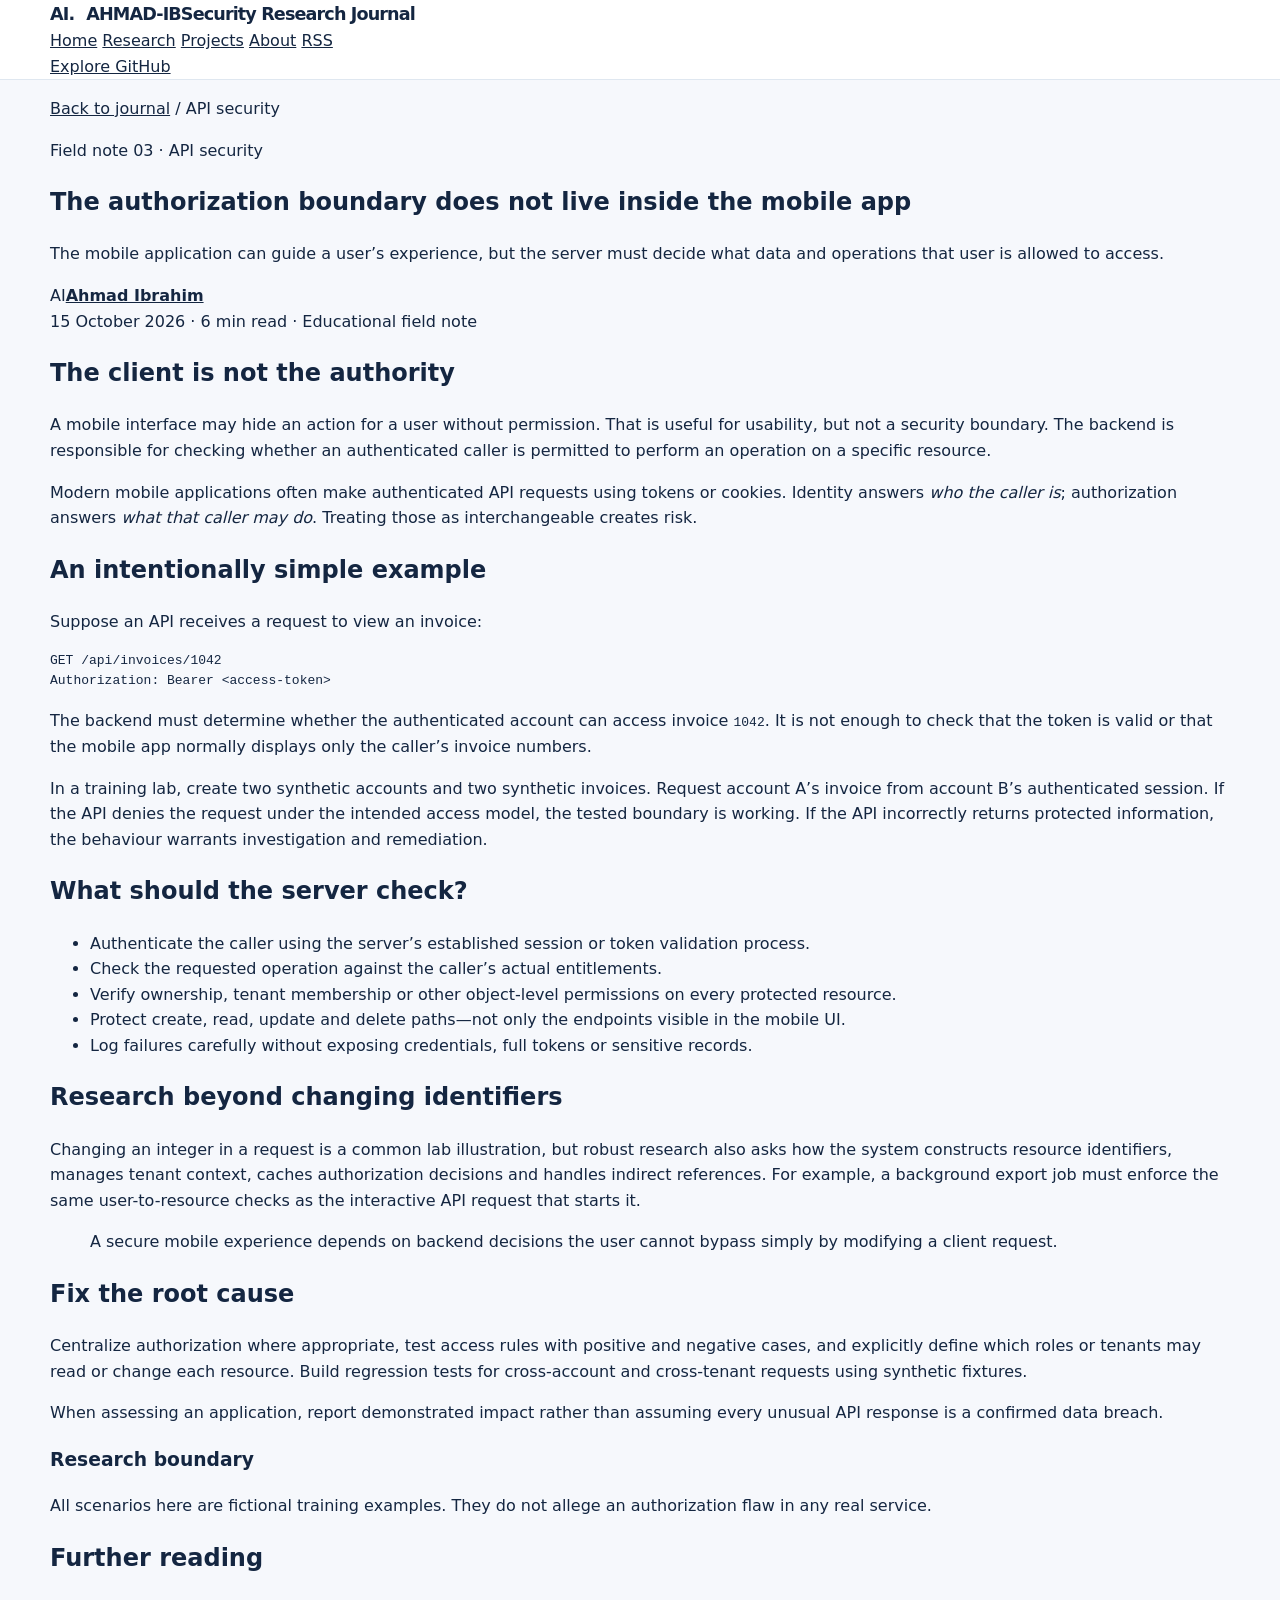
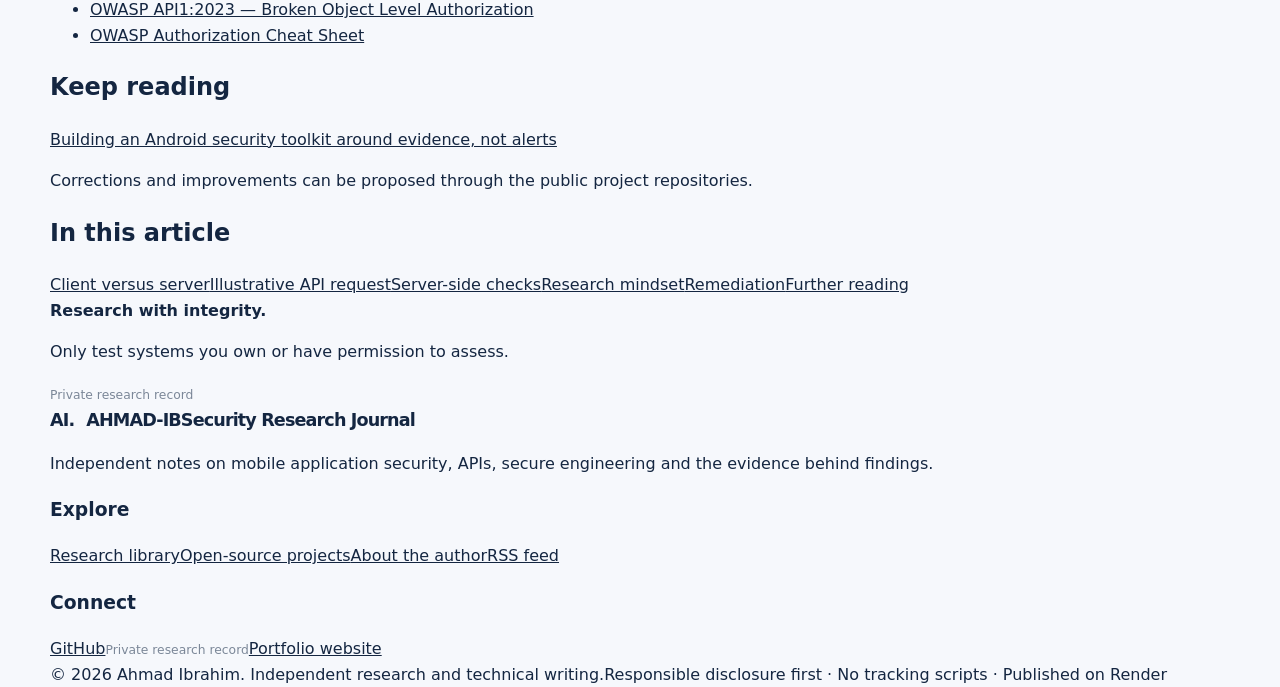
<file: publication/articles/api-authorization-boundaries.html>
<!doctype html><html lang="en"><head><title>The authorization boundary does not live inside the mobile app | Ahmad-IB Research Journal</title><meta charset="utf-8"><meta name="viewport" content="width=device-width,initial-scale=1"><meta name="color-scheme" content="light"><meta name="theme-color" content="#0b2026"><meta name="author" content="Ahmad Ibrahim"><meta name="description" content="Understanding the difference between hiding an interface action and enforcing resource permissions on the server."><link rel="canonical" href="https://ahmadib.onrender.com/articles/api-authorization-boundaries.html"><link rel="alternate" type="application/rss+xml" title="Ahmad-IB Security Research Journal" href="https://ahmadib.onrender.com/feed.xml"><meta property="og:title" content="The authorization boundary does not live inside the mobile app | Ahmad-IB Research Journal"><meta property="og:description" content="Understanding the difference between hiding an interface action and enforcing resource permissions on the server."><meta property="og:type" content="article"><meta property="og:url" content="https://ahmadib.onrender.com/articles/api-authorization-boundaries.html"><meta property="og:site_name" content="Ahmad-IB Research Journal"><meta name="twitter:card" content="summary"><link rel="stylesheet" href="../assets/style.css"><link rel="icon" type="image/svg+xml" href="../assets/favicon.svg"></head><body><a class="skip-link" href="#main">Skip to content</a>
<header class="site-header"><div class="container nav-inner">
  <a class="brand" href="../index.html" aria-label="Ahmad-IB Research Journal — home"><span class="brand-mark">AI.</span><span><span class="brand-name">AHMAD-IB</span><span class="brand-subtitle">Security Research Journal</span></span></a>
  <nav class="nav-links" aria-label="Primary navigation">
    <a href="../index.html" >Home</a>
    <a href="../index.html#articles" aria-current="page">Research</a>
    <a href="../index.html#projects">Projects</a>
    <a href="../index.html#about">About</a>
    <a href="../feed.xml" class="rss-link" title="Subscribe via RSS">RSS</a>
  </nav><a href="https://github.com/AhmadibOfficial" class="nav-cta" target="_blank" rel="noopener noreferrer">Explore GitHub</a>
</div></header><main id="main"><section class="article-hero"><div class="container"><p class="breadcrumb"><a href="../index.html"> Back to journal</a> / API security</p><span class="pill">Field note 03 · API security</span><h1>The authorization boundary does not live inside the mobile app</h1><p class="article-lead">The mobile application can guide a user’s experience, but the server must decide what data and operations that user is allowed to access.</p><div class="article-byline"><span class="byline-avatar" aria-hidden="true">AI</span><span><strong><a href="../profile.html">Ahmad Ibrahim</a></strong><br>15 October 2026 · 6 min read · Educational field note</span></div></div></section><div class="container article-body-wrap"><article class="prose"><h2 id="model">The client is not the authority</h2><p>A mobile interface may hide an action for a user without permission. That is useful for usability, but not a security boundary. The backend is responsible for checking whether an authenticated caller is permitted to perform an operation on a specific resource.</p><p>Modern mobile applications often make authenticated API requests using tokens or cookies. Identity answers <em>who the caller is</em>; authorization answers <em>what that caller may do</em>. Treating those as interchangeable creates risk.</p><h2 id="example">An intentionally simple example</h2><p>Suppose an API receives a request to view an invoice:</p><pre><code>GET /api/invoices/1042
Authorization: Bearer &lt;access-token&gt;</code></pre><p>The backend must determine whether the authenticated account can access invoice <code>1042</code>. It is not enough to check that the token is valid or that the mobile app normally displays only the caller’s invoice numbers.</p><p>In a training lab, create two synthetic accounts and two synthetic invoices. Request account A’s invoice from account B’s authenticated session. If the API denies the request under the intended access model, the tested boundary is working. If the API incorrectly returns protected information, the behaviour warrants investigation and remediation.</p><h2 id="checks">What should the server check?</h2><ul><li>Authenticate the caller using the server’s established session or token validation process.</li><li>Check the requested operation against the caller’s actual entitlements.</li><li>Verify ownership, tenant membership or other object-level permissions on every protected resource.</li><li>Protect create, read, update and delete paths—not only the endpoints visible in the mobile UI.</li><li>Log failures carefully without exposing credentials, full tokens or sensitive records.</li></ul><h2 id="thinking">Research beyond changing identifiers</h2><p>Changing an integer in a request is a common lab illustration, but robust research also asks how the system constructs resource identifiers, manages tenant context, caches authorization decisions and handles indirect references. For example, a background export job must enforce the same user-to-resource checks as the interactive API request that starts it.</p><blockquote>A secure mobile experience depends on backend decisions the user cannot bypass simply by modifying a client request.</blockquote><h2 id="remediation">Fix the root cause</h2><p>Centralize authorization where appropriate, test access rules with positive and negative cases, and explicitly define which roles or tenants may read or change each resource. Build regression tests for cross-account and cross-tenant requests using synthetic fixtures.</p><p>When assessing an application, report demonstrated impact rather than assuming every unusual API response is a confirmed data breach.</p><div class="research-ethics"><h3>Research boundary</h3><p>All scenarios here are fictional training examples. They do not allege an authorization flaw in any real service.</p></div><h2 id="references">Further reading</h2><ul class="references"><li><a href="https://owasp.org/API-Security/editions/2023/en/0xa1-broken-object-level-authorization/">OWASP API1:2023 — Broken Object Level Authorization</a></li><li><a href="https://cheatsheetseries.owasp.org/cheatsheets/Authorization_Cheat_Sheet.html">OWASP Authorization Cheat Sheet</a></li></ul><div class="related"><h2>Keep reading</h2><p><a href="android-security-toolkit.html">Building an Android security toolkit around evidence, not alerts</a></p><p class="small-note">Corrections and improvements can be proposed through the public project repositories.</p></div></article><aside class="article-aside" aria-label="On this page"><h2>In this article</h2><a href="#model">Client versus server</a><a href="#example">Illustrative API request</a><a href="#checks">Server-side checks</a><a href="#thinking">Research mindset</a><a href="#remediation">Remediation</a><a href="#references">Further reading</a><div class="aside-cta"><strong>Research with integrity.</strong><p>Only test systems you own or have permission to assess.</p><span class="link-muted">Private research record</span></div></aside></div></main><script type="application/ld+json">{"@context":"https://schema.org","@type":"TechArticle","headline":"The authorization boundary does not live inside the mobile app","author":{"@type":"Person","@id":"https://ahmadib.onrender.com/profile.html#person","name":"Ahmad Ibrahim","url":"https://ahmadib.onrender.com/profile.html"},"datePublished":"2026-10-15","description":"Understanding the difference between hiding an interface action and enforcing resource permissions on the server.","mainEntityOfPage":"https://ahmadib.onrender.com/articles/api-authorization-boundaries.html","publisher":{"@type":"Person","name":"Ahmad Ibrahim"}}</script><footer class="site-footer"><div class="container"><div class="footer-grid">
  <div><a class="brand" href="../index.html"><span class="brand-mark">AI.</span><span><span class="brand-name">AHMAD-IB</span><span class="brand-subtitle">Security Research Journal</span></span></a><p class="footer-desc">Independent notes on mobile application security, APIs, secure engineering and the evidence behind findings.</p></div>
  <div class="footer-col"><h3>Explore</h3><a href="../index.html#articles">Research library</a><a href="../index.html#projects">Open-source projects</a><a href="../index.html#about">About the author</a><a href="../feed.xml">RSS feed</a></div>
  <div class="footer-col"><h3>Connect</h3><a href="https://github.com/AhmadibOfficial" target="_blank" rel="noopener noreferrer">GitHub</a><span class="link-muted">Private research record</span><a href="../index.html">Portfolio website</a></div>
</div><div class="foot-bottom"><span>© 2026 Ahmad Ibrahim. Independent research and technical writing.</span><span>Responsible disclosure first · No tracking scripts · Published on Render</span></div></div></footer><script src="../assets/app.js" defer></script></body></html>
</file>
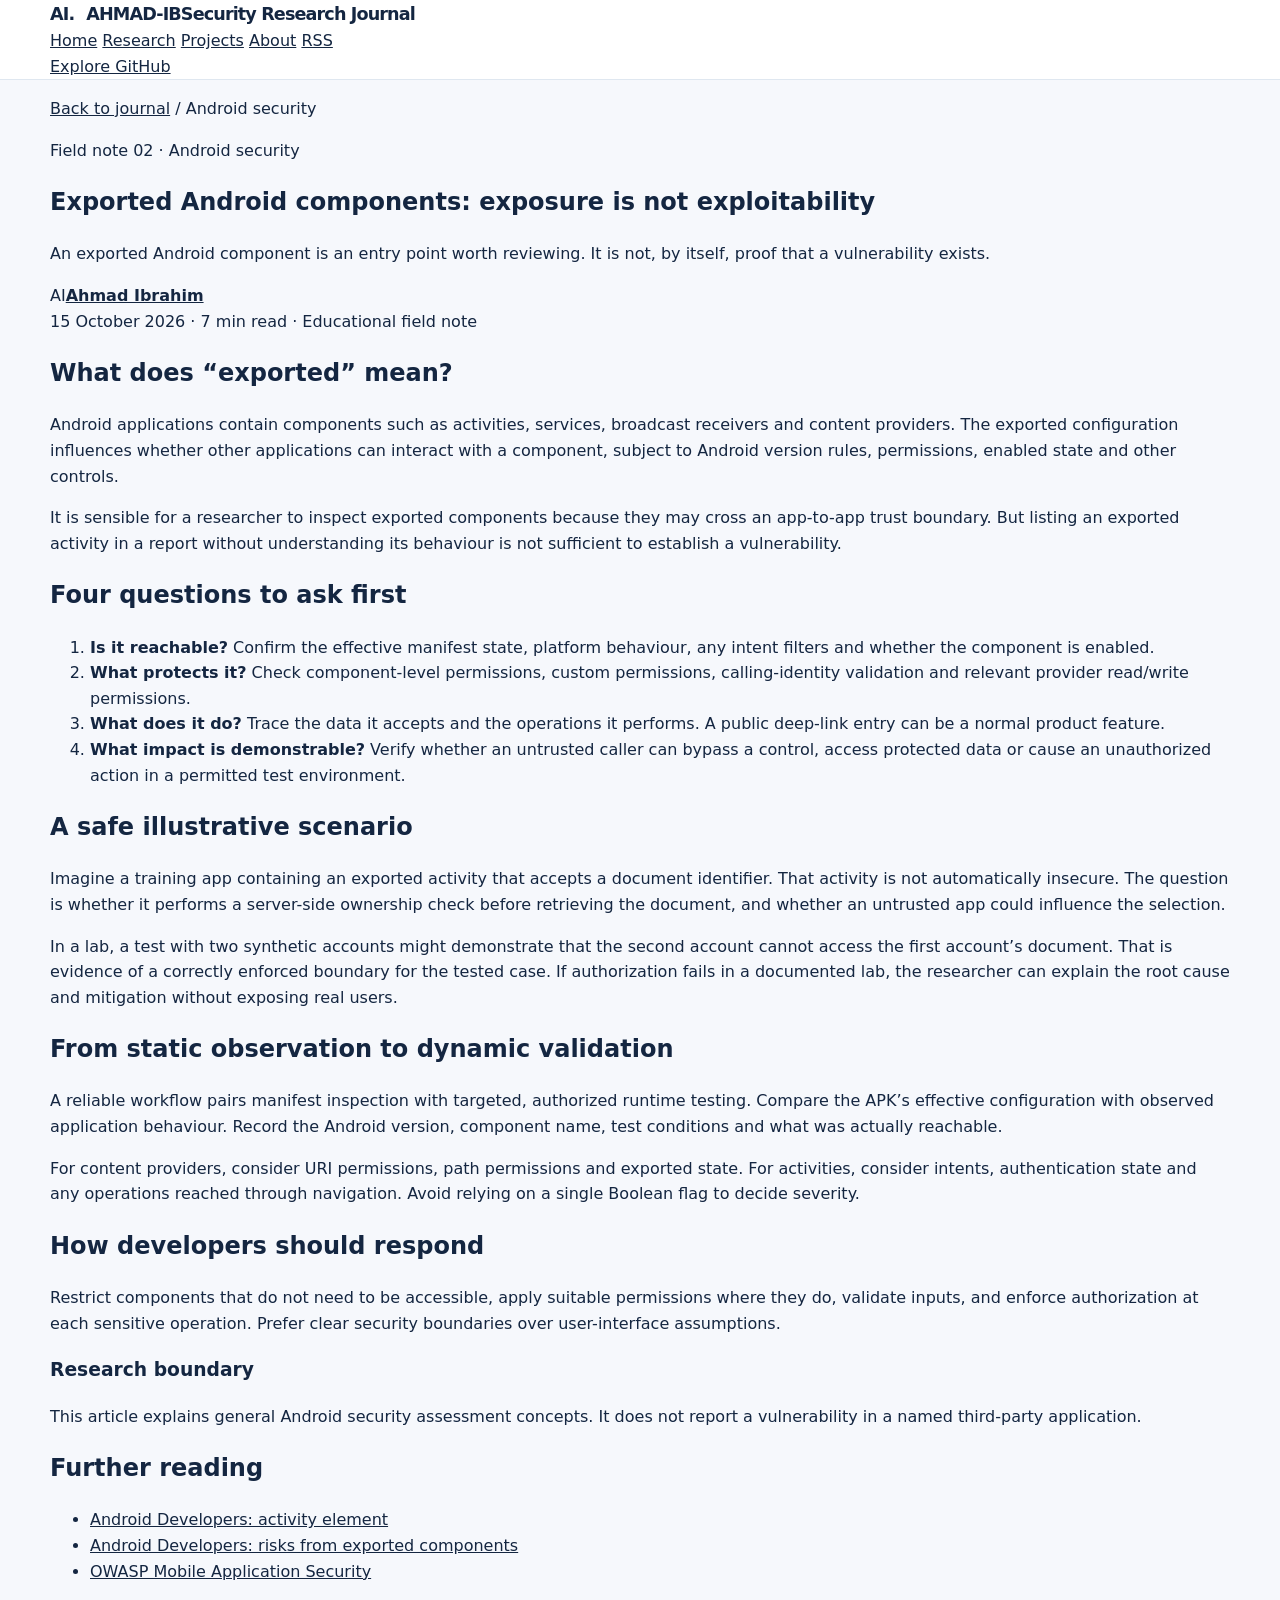
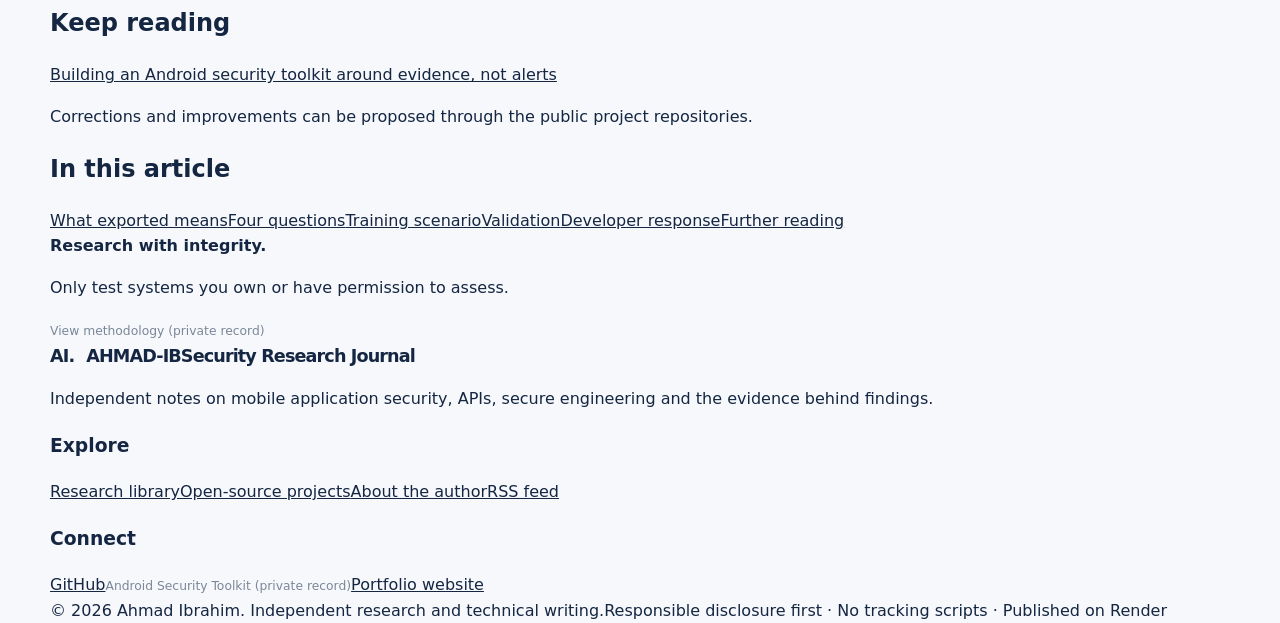
<file: publication/articles/exported-android-components.html>
<!doctype html><html lang="en"><head><title>Exported Android components: exposure is not exploitability | Ahmad-IB Research Journal</title><meta charset="utf-8"><meta name="viewport" content="width=device-width,initial-scale=1"><meta name="color-scheme" content="light"><meta name="theme-color" content="#0b2026"><meta name="author" content="Ahmad Ibrahim"><meta name="description" content="A careful way to assess exported activities, services, receivers and content providers without overstating configuration risks."><link rel="canonical" href="https://ahmadib.onrender.com/articles/exported-android-components.html"><link rel="alternate" type="application/rss+xml" title="Ahmad-IB Security Research Journal" href="https://ahmadib.onrender.com/feed.xml"><meta property="og:title" content="Exported Android components: exposure is not exploitability | Ahmad-IB Research Journal"><meta property="og:description" content="A careful way to assess exported activities, services, receivers and content providers without overstating configuration risks."><meta property="og:type" content="article"><meta property="og:url" content="https://ahmadib.onrender.com/articles/exported-android-components.html"><meta property="og:site_name" content="Ahmad-IB Research Journal"><meta name="twitter:card" content="summary"><link rel="stylesheet" href="../assets/style.css"><link rel="icon" type="image/svg+xml" href="../assets/favicon.svg"></head><body><a class="skip-link" href="#main">Skip to content</a>
<header class="site-header"><div class="container nav-inner">
  <a class="brand" href="../index.html" aria-label="Ahmad-IB Research Journal — home"><span class="brand-mark">AI.</span><span><span class="brand-name">AHMAD-IB</span><span class="brand-subtitle">Security Research Journal</span></span></a>
  <nav class="nav-links" aria-label="Primary navigation">
    <a href="../index.html" >Home</a>
    <a href="../index.html#articles" aria-current="page">Research</a>
    <a href="../index.html#projects">Projects</a>
    <a href="../index.html#about">About</a>
    <a href="../feed.xml" class="rss-link" title="Subscribe via RSS">RSS</a>
  </nav><a href="https://github.com/AhmadibOfficial" class="nav-cta" target="_blank" rel="noopener noreferrer">Explore GitHub</a>
</div></header><main id="main"><section class="article-hero"><div class="container"><p class="breadcrumb"><a href="../index.html"> Back to journal</a> / Android security</p><span class="pill">Field note 02 · Android security</span><h1>Exported Android components: exposure is not exploitability</h1><p class="article-lead">An exported Android component is an entry point worth reviewing. It is not, by itself, proof that a vulnerability exists.</p><div class="article-byline"><span class="byline-avatar" aria-hidden="true">AI</span><span><strong><a href="../profile.html">Ahmad Ibrahim</a></strong><br>15 October 2026 · 7 min read · Educational field note</span></div></div></section><div class="container article-body-wrap"><article class="prose"><h2 id="meaning">What does “exported” mean?</h2><p>Android applications contain components such as activities, services, broadcast receivers and content providers. The exported configuration influences whether other applications can interact with a component, subject to Android version rules, permissions, enabled state and other controls.</p><p>It is sensible for a researcher to inspect exported components because they may cross an app-to-app trust boundary. But listing an exported activity in a report without understanding its behaviour is not sufficient to establish a vulnerability.</p><h2 id="questions">Four questions to ask first</h2><ol><li><strong>Is it reachable?</strong> Confirm the effective manifest state, platform behaviour, any intent filters and whether the component is enabled.</li><li><strong>What protects it?</strong> Check component-level permissions, custom permissions, calling-identity validation and relevant provider read/write permissions.</li><li><strong>What does it do?</strong> Trace the data it accepts and the operations it performs. A public deep-link entry can be a normal product feature.</li><li><strong>What impact is demonstrable?</strong> Verify whether an untrusted caller can bypass a control, access protected data or cause an unauthorized action in a permitted test environment.</li></ol><h2 id="example">A safe illustrative scenario</h2><p>Imagine a training app containing an exported activity that accepts a document identifier. That activity is not automatically insecure. The question is whether it performs a server-side ownership check before retrieving the document, and whether an untrusted app could influence the selection.</p><p>In a lab, a test with two synthetic accounts might demonstrate that the second account cannot access the first account’s document. That is evidence of a correctly enforced boundary for the tested case. If authorization fails in a documented lab, the researcher can explain the root cause and mitigation without exposing real users.</p><h2 id="validation">From static observation to dynamic validation</h2><p>A reliable workflow pairs manifest inspection with targeted, authorized runtime testing. Compare the APK’s effective configuration with observed application behaviour. Record the Android version, component name, test conditions and what was actually reachable.</p><p>For content providers, consider URI permissions, path permissions and exported state. For activities, consider intents, authentication state and any operations reached through navigation. Avoid relying on a single Boolean flag to decide severity.</p><h2 id="fix">How developers should respond</h2><p>Restrict components that do not need to be accessible, apply suitable permissions where they do, validate inputs, and enforce authorization at each sensitive operation. Prefer clear security boundaries over user-interface assumptions.</p><div class="research-ethics"><h3>Research boundary</h3><p>This article explains general Android security assessment concepts. It does not report a vulnerability in a named third-party application.</p></div><h2 id="references">Further reading</h2><ul class="references"><li><a href="https://developer.android.com/guide/topics/manifest/activity-element">Android Developers: activity element</a></li><li><a href="https://developer.android.com/privacy-and-security/risks/android-exported">Android Developers: risks from exported components</a></li><li><a href="https://mas.owasp.org/">OWASP Mobile Application Security</a></li></ul><div class="related"><h2>Keep reading</h2><p><a href="android-security-toolkit.html">Building an Android security toolkit around evidence, not alerts</a></p><p class="small-note">Corrections and improvements can be proposed through the public project repositories.</p></div></article><aside class="article-aside" aria-label="On this page"><h2>In this article</h2><a href="#meaning">What exported means</a><a href="#questions">Four questions</a><a href="#example">Training scenario</a><a href="#validation">Validation</a><a href="#fix">Developer response</a><a href="#references">Further reading</a><div class="aside-cta"><strong>Research with integrity.</strong><p>Only test systems you own or have permission to assess.</p><span class="link-muted">View methodology (private record)</span></div></aside></div></main><script type="application/ld+json">{"@context":"https://schema.org","@type":"TechArticle","headline":"Exported Android components: exposure is not exploitability","author":{"@type":"Person","@id":"https://ahmadib.onrender.com/profile.html#person","name":"Ahmad Ibrahim","url":"https://ahmadib.onrender.com/profile.html"},"datePublished":"2026-10-15","description":"A careful way to assess exported activities, services, receivers and content providers without overstating configuration risks.","mainEntityOfPage":"https://ahmadib.onrender.com/articles/exported-android-components.html","publisher":{"@type":"Person","name":"Ahmad Ibrahim"}}</script><footer class="site-footer"><div class="container"><div class="footer-grid">
  <div><a class="brand" href="../index.html"><span class="brand-mark">AI.</span><span><span class="brand-name">AHMAD-IB</span><span class="brand-subtitle">Security Research Journal</span></span></a><p class="footer-desc">Independent notes on mobile application security, APIs, secure engineering and the evidence behind findings.</p></div>
  <div class="footer-col"><h3>Explore</h3><a href="../index.html#articles">Research library</a><a href="../index.html#projects">Open-source projects</a><a href="../index.html#about">About the author</a><a href="../feed.xml">RSS feed</a></div>
  <div class="footer-col"><h3>Connect</h3><a href="https://github.com/AhmadibOfficial" target="_blank" rel="noopener noreferrer">GitHub</a><span class="link-muted">Android Security Toolkit (private record)</span><a href="../index.html">Portfolio website</a></div>
</div><div class="foot-bottom"><span>© 2026 Ahmad Ibrahim. Independent research and technical writing.</span><span>Responsible disclosure first · No tracking scripts · Published on Render</span></div></div></footer><script src="../assets/app.js" defer></script></body></html>
</file>
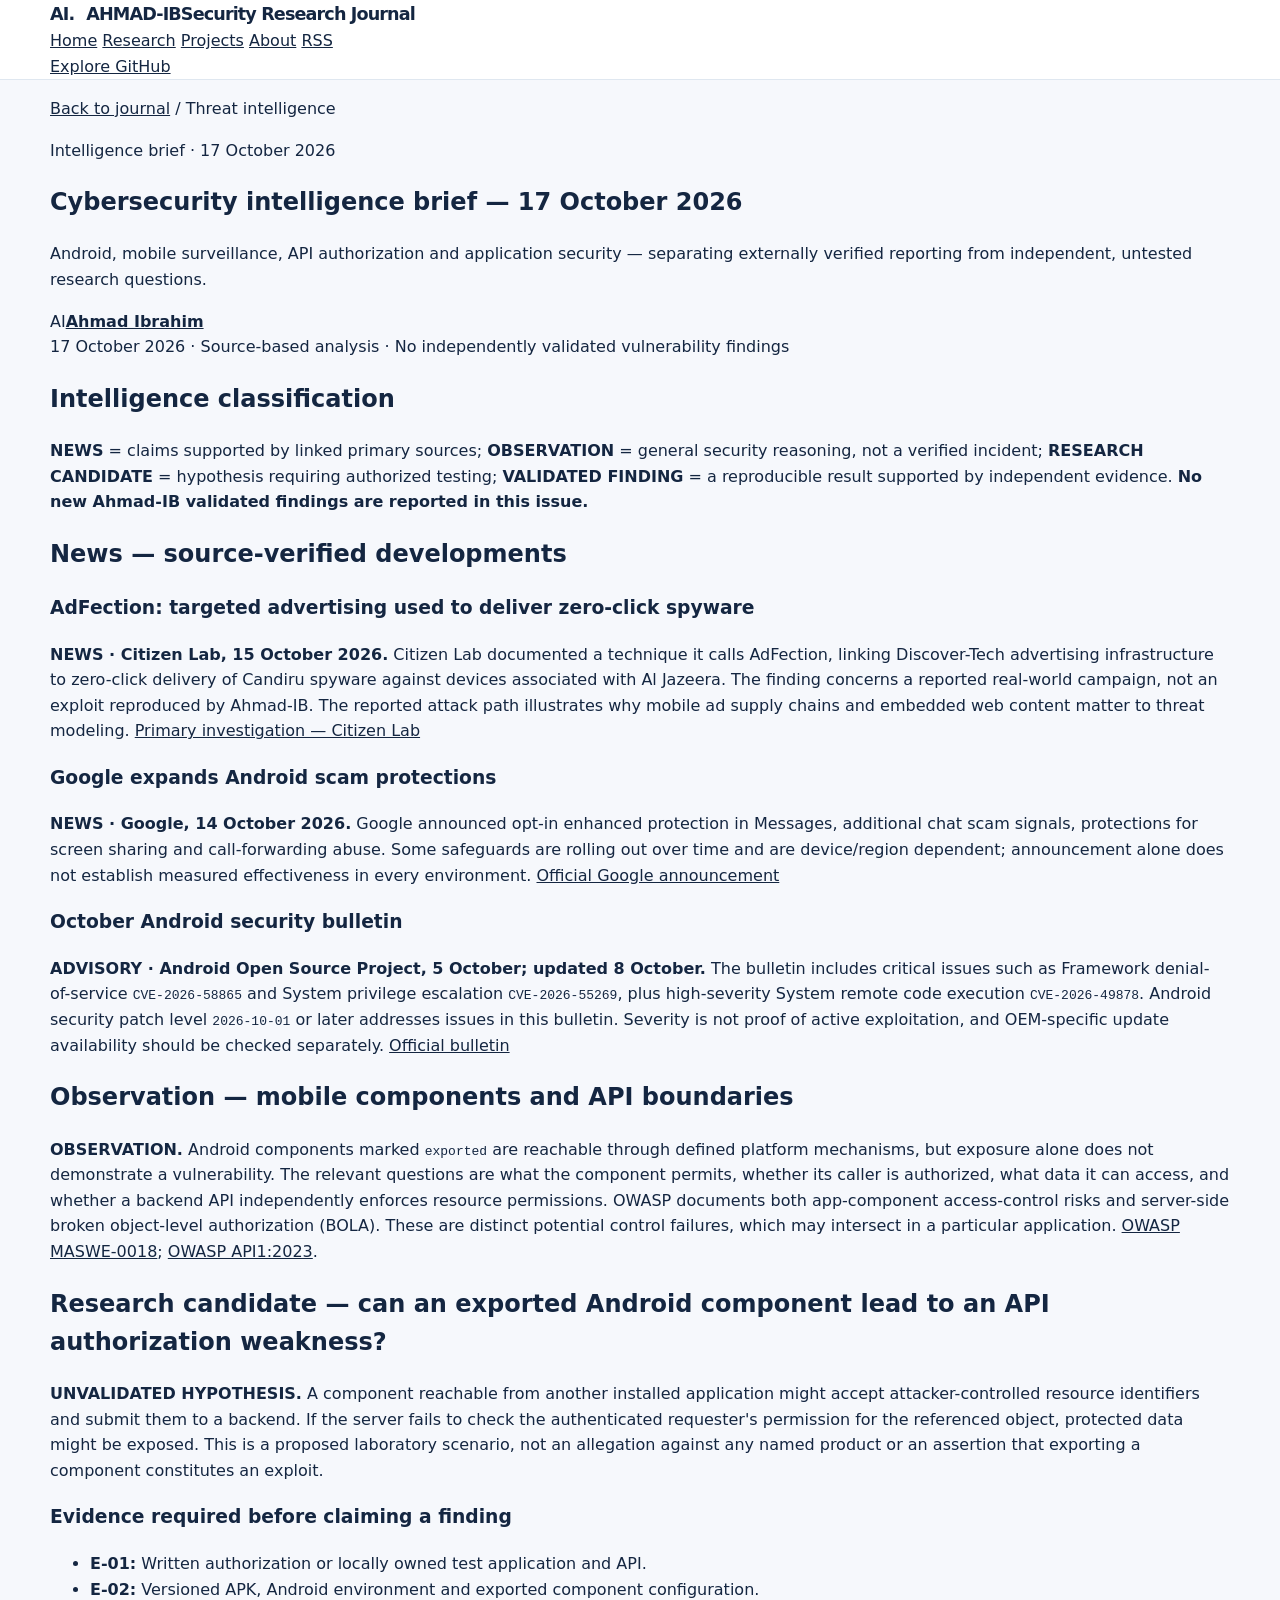
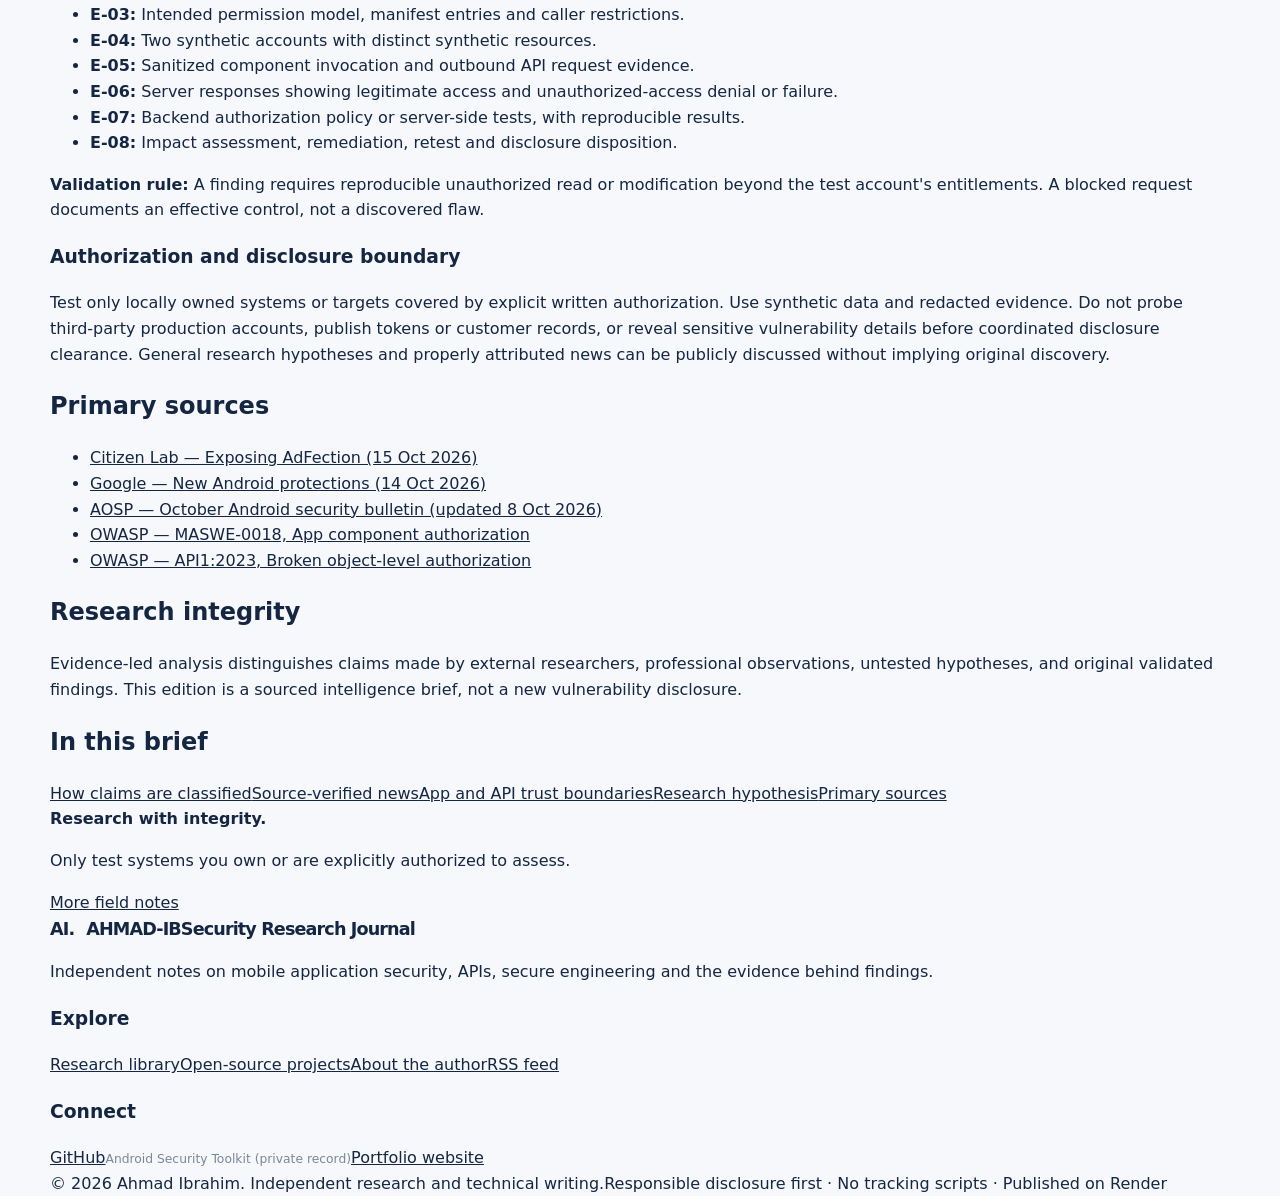
<file: publication/articles/intelligence-2026-10-17.html>
<!doctype html><html lang="en"><head><title>Cybersecurity intelligence brief — 17 October 2026 | Ahmad-IB Research Journal</title><meta charset="utf-8"><meta name="viewport" content="width=device-width,initial-scale=1"><meta name="color-scheme" content="light"><meta name="theme-color" content="#0b2026"><meta name="author" content="Ahmad Ibrahim"><meta name="description" content="Source-verified Android threat developments, API authorization analysis, and one clearly unvalidated research hypothesis."><link rel="canonical" href="https://ahmadib.onrender.com/articles/intelligence-2026-10-17.html"><link rel="alternate" type="application/rss+xml" title="Ahmad-IB Security Research Journal" href="https://ahmadib.onrender.com/feed.xml"><meta property="og:title" content="Cybersecurity intelligence brief — 17 October 2026 | Ahmad-IB Research Journal"><meta property="og:description" content="Source-verified Android threat developments, API authorization analysis, and one clearly unvalidated research hypothesis."><meta property="og:type" content="article"><meta property="og:url" content="https://ahmadib.onrender.com/articles/intelligence-2026-10-17.html"><meta property="og:site_name" content="Ahmad-IB Research Journal"><meta name="twitter:card" content="summary"><link rel="stylesheet" href="../assets/style.css"><link rel="icon" type="image/svg+xml" href="../assets/favicon.svg"></head><body><a class="skip-link" href="#main">Skip to content</a>
<header class="site-header"><div class="container nav-inner">
  <a class="brand" href="../index.html" aria-label="Ahmad-IB Research Journal — home"><span class="brand-mark">AI.</span><span><span class="brand-name">AHMAD-IB</span><span class="brand-subtitle">Security Research Journal</span></span></a>
  <nav class="nav-links" aria-label="Primary navigation">
    <a href="../index.html" >Home</a>
    <a href="../index.html#articles" aria-current="page">Research</a>
    <a href="../index.html#projects">Projects</a>
    <a href="../index.html#about">About</a>
    <a href="../feed.xml" class="rss-link" title="Subscribe via RSS">RSS</a>
  </nav><a href="https://github.com/AhmadibOfficial" class="nav-cta" target="_blank" rel="noopener noreferrer">Explore GitHub</a>
</div></header><main id="main"><section class="article-hero"><div class="container"><p class="breadcrumb"><a href="../index.html"> Back to journal</a> / Threat intelligence</p><span class="pill">Intelligence brief · 17 October 2026</span><h1>Cybersecurity intelligence brief — 17 October 2026</h1><p class="article-lead">Android, mobile surveillance, API authorization and application security — separating externally verified reporting from independent, untested research questions.</p><div class="article-byline"><span class="byline-avatar" aria-hidden="true">AI</span><span><strong><a href="../profile.html">Ahmad Ibrahim</a></strong><br>17 October 2026 · Source-based analysis · No independently validated vulnerability findings</span></div></div></section>
<div class="container article-body-wrap"><article class="prose">
<h2 id="scope">Intelligence classification</h2><p><strong>NEWS</strong> = claims supported by linked primary sources; <strong>OBSERVATION</strong> = general security reasoning, not a verified incident; <strong>RESEARCH CANDIDATE</strong> = hypothesis requiring authorized testing; <strong>VALIDATED FINDING</strong> = a reproducible result supported by independent evidence. <strong>No new Ahmad-IB validated findings are reported in this issue.</strong></p>
<h2 id="news">News — source-verified developments</h2>
<h3>AdFection: targeted advertising used to deliver zero-click spyware</h3><p><strong>NEWS · Citizen Lab, 15 October 2026.</strong> Citizen Lab documented a technique it calls AdFection, linking Discover-Tech advertising infrastructure to zero-click delivery of Candiru spyware against devices associated with Al Jazeera. The finding concerns a reported real-world campaign, not an exploit reproduced by Ahmad-IB. The reported attack path illustrates why mobile ad supply chains and embedded web content matter to threat modeling. <a href="https://citizenlab.ca/research/how-discover-tech-turned-targeted-ads-into-a-pipeline-for-spyware/" rel="noopener noreferrer">Primary investigation — Citizen Lab</a></p>
<h3>Google expands Android scam protections</h3><p><strong>NEWS · Google, 14 October 2026.</strong> Google announced opt-in enhanced protection in Messages, additional chat scam signals, protections for screen sharing and call-forwarding abuse. Some safeguards are rolling out over time and are device/region dependent; announcement alone does not establish measured effectiveness in every environment. <a href="https://blog.google/security/new-android-scam-protections/" rel="noopener noreferrer">Official Google announcement</a></p>
<h3>October Android security bulletin</h3><p><strong>ADVISORY · Android Open Source Project, 5 October; updated 8 October.</strong> The bulletin includes critical issues such as Framework denial-of-service <code>CVE-2026-58865</code> and System privilege escalation <code>CVE-2026-55269</code>, plus high-severity System remote code execution <code>CVE-2026-49878</code>. Android security patch level <code>2026-10-01</code> or later addresses issues in this bulletin. Severity is not proof of active exploitation, and OEM-specific update availability should be checked separately. <a href="https://source.android.com/docs/security/bulletin/2026/2026-10-01" rel="noopener noreferrer">Official bulletin</a></p>
<h2 id="observation">Observation — mobile components and API boundaries</h2><p><strong>OBSERVATION.</strong> Android components marked <code>exported</code> are reachable through defined platform mechanisms, but exposure alone does not demonstrate a vulnerability. The relevant questions are what the component permits, whether its caller is authorized, what data it can access, and whether a backend API independently enforces resource permissions. OWASP documents both app-component access-control risks and server-side broken object-level authorization (BOLA). These are distinct potential control failures, which may intersect in a particular application. <a href="https://mas.owasp.org/MASWE/MASVS-AUTH/MASWE-0018/">OWASP MASWE-0018</a>; <a href="https://api-security.owasp.org/editions/2023/en/0xa1-broken-object-level-authorization/">OWASP API1:2023</a>.</p>
<h2 id="candidate">Research candidate — can an exported Android component lead to an API authorization weakness?</h2><p><strong>UNVALIDATED HYPOTHESIS.</strong> A component reachable from another installed application might accept attacker-controlled resource identifiers and submit them to a backend. If the server fails to check the authenticated requester's permission for the referenced object, protected data might be exposed. This is a proposed laboratory scenario, not an allegation against any named product or an assertion that exporting a component constitutes an exploit.</p>
<h3>Evidence required before claiming a finding</h3><ul><li><strong>E-01:</strong> Written authorization or locally owned test application and API.</li><li><strong>E-02:</strong> Versioned APK, Android environment and exported component configuration.</li><li><strong>E-03:</strong> Intended permission model, manifest entries and caller restrictions.</li><li><strong>E-04:</strong> Two synthetic accounts with distinct synthetic resources.</li><li><strong>E-05:</strong> Sanitized component invocation and outbound API request evidence.</li><li><strong>E-06:</strong> Server responses showing legitimate access and unauthorized-access denial or failure.</li><li><strong>E-07:</strong> Backend authorization policy or server-side tests, with reproducible results.</li><li><strong>E-08:</strong> Impact assessment, remediation, retest and disclosure disposition.</li></ul>
<p><strong>Validation rule:</strong> A finding requires reproducible unauthorized read or modification beyond the test account's entitlements. A blocked request documents an effective control, not a discovered flaw.</p>
<div class="research-ethics"><h3>Authorization and disclosure boundary</h3><p>Test only locally owned systems or targets covered by explicit written authorization. Use synthetic data and redacted evidence. Do not probe third-party production accounts, publish tokens or customer records, or reveal sensitive vulnerability details before coordinated disclosure clearance. General research hypotheses and properly attributed news can be publicly discussed without implying original discovery.</p></div>
<h2 id="sources">Primary sources</h2><ul class="references"><li><a href="https://citizenlab.ca/research/how-discover-tech-turned-targeted-ads-into-a-pipeline-for-spyware/">Citizen Lab — Exposing AdFection (15 Oct 2026)</a></li><li><a href="https://blog.google/security/new-android-scam-protections/">Google — New Android protections (14 Oct 2026)</a></li><li><a href="https://source.android.com/docs/security/bulletin/2026/2026-10-01">AOSP — October Android security bulletin (updated 8 Oct 2026)</a></li><li><a href="https://mas.owasp.org/MASWE/MASVS-AUTH/MASWE-0018/">OWASP — MASWE-0018, App component authorization</a></li><li><a href="https://api-security.owasp.org/editions/2023/en/0xa1-broken-object-level-authorization/">OWASP — API1:2023, Broken object-level authorization</a></li></ul>
<div class="related"><h2>Research integrity</h2><p>Evidence-led analysis distinguishes claims made by external researchers, professional observations, untested hypotheses, and original validated findings. This edition is a sourced intelligence brief, not a new vulnerability disclosure.</p></div>
</article><aside class="article-aside" aria-label="On this page"><h2>In this brief</h2><a href="#scope">How claims are classified</a><a href="#news">Source-verified news</a><a href="#observation">App and API trust boundaries</a><a href="#candidate">Research hypothesis</a><a href="#sources">Primary sources</a><div class="aside-cta"><strong>Research with integrity.</strong><p>Only test systems you own or are explicitly authorized to assess.</p><a href="../index.html#articles">More field notes</a></div></aside></div></main><script type="application/ld+json">{"@context":"https://schema.org","@type":"TechArticle","headline":"Cybersecurity intelligence brief — 17 October 2026","author":{"@type":"Person","@id":"https://ahmadib.onrender.com/profile.html#person","name":"Ahmad Ibrahim","url":"https://ahmadib.onrender.com/profile.html"},"datePublished":"2026-10-17","description":"Source-verified Android threat developments, API authorization analysis, and one clearly unvalidated research hypothesis.","mainEntityOfPage":"https://ahmadib.onrender.com/articles/intelligence-2026-10-17.html","publisher":{"@type":"Person","name":"Ahmad Ibrahim"}}</script><footer class="site-footer"><div class="container"><div class="footer-grid">
  <div><a class="brand" href="../index.html"><span class="brand-mark">AI.</span><span><span class="brand-name">AHMAD-IB</span><span class="brand-subtitle">Security Research Journal</span></span></a><p class="footer-desc">Independent notes on mobile application security, APIs, secure engineering and the evidence behind findings.</p></div>
  <div class="footer-col"><h3>Explore</h3><a href="../index.html#articles">Research library</a><a href="../index.html#projects">Open-source projects</a><a href="../index.html#about">About the author</a><a href="../feed.xml">RSS feed</a></div>
  <div class="footer-col"><h3>Connect</h3><a href="https://github.com/AhmadibOfficial" target="_blank" rel="noopener noreferrer">GitHub</a><span class="link-muted">Android Security Toolkit (private record)</span><a href="../index.html">Portfolio website</a></div>
</div><div class="foot-bottom"><span>© 2026 Ahmad Ibrahim. Independent research and technical writing.</span><span>Responsible disclosure first · No tracking scripts · Published on Render</span></div></div></footer><script src="../assets/app.js" defer></script></body></html>
</file>
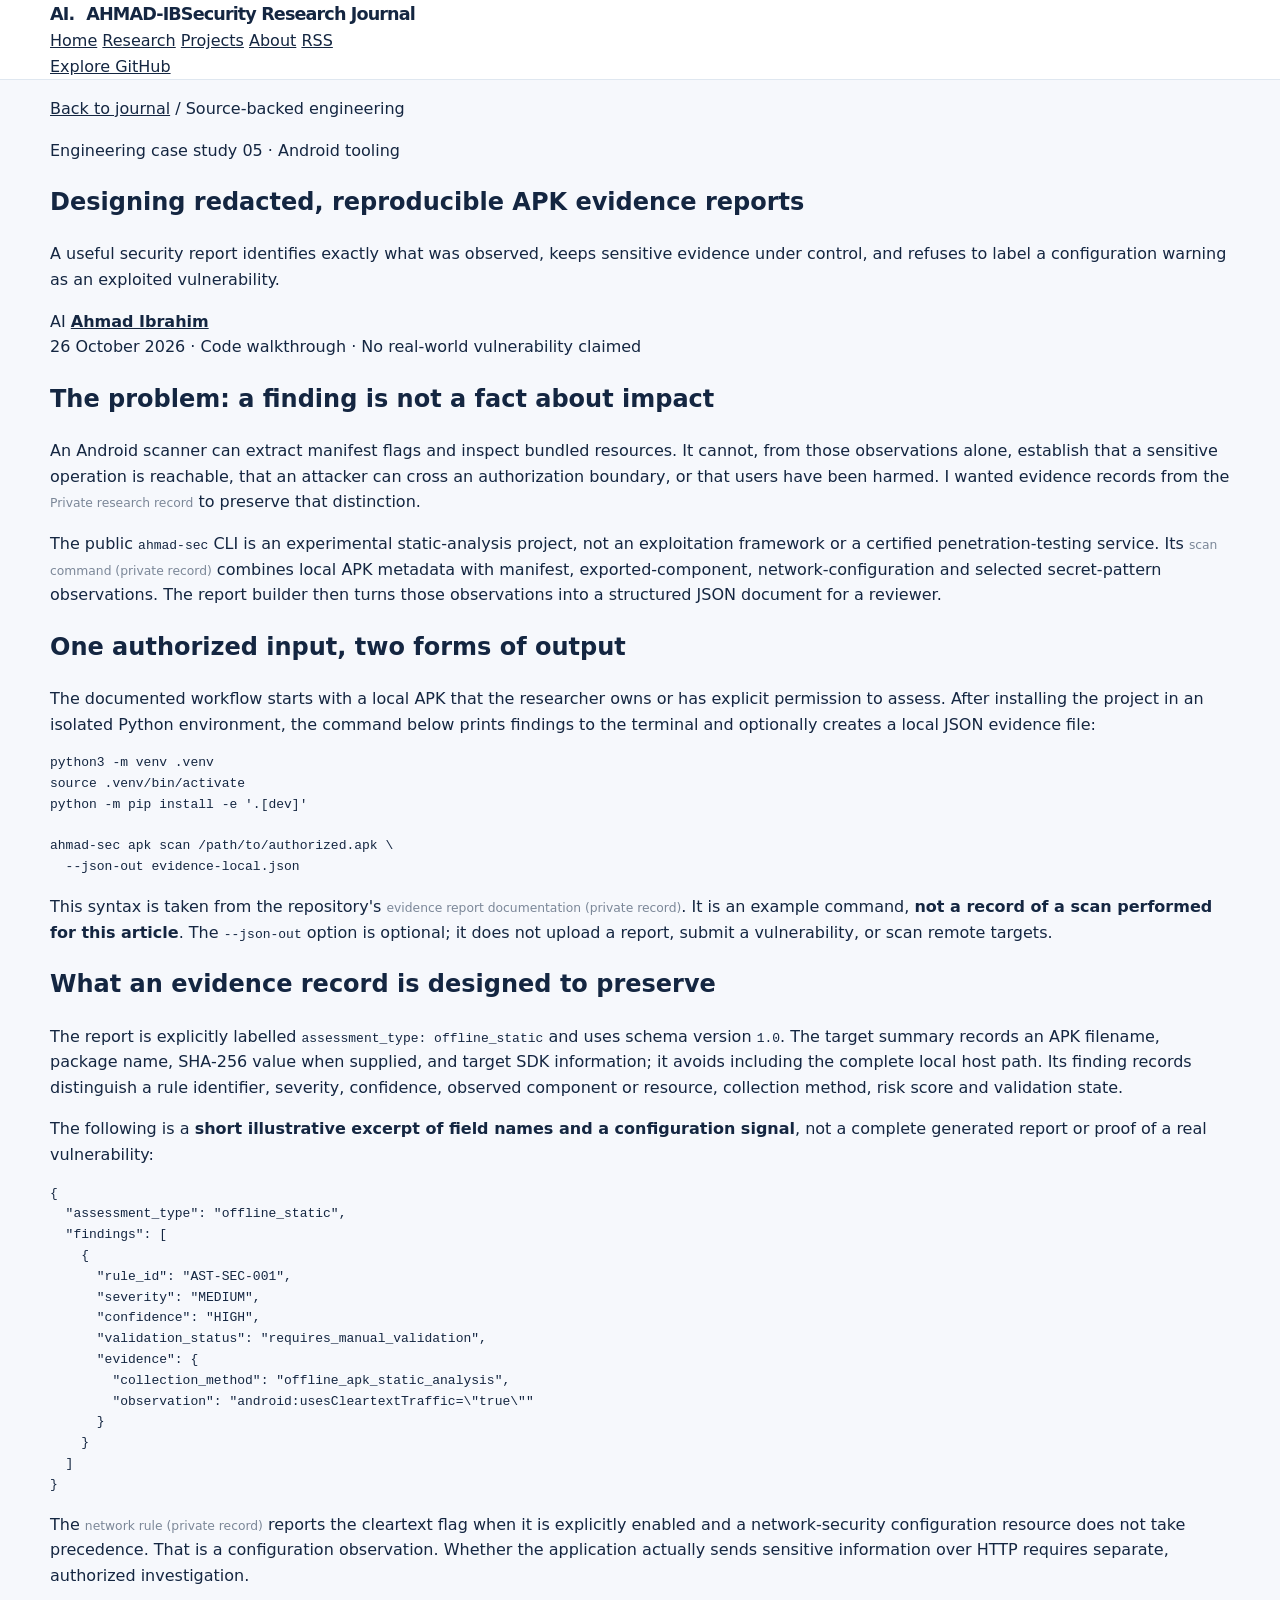
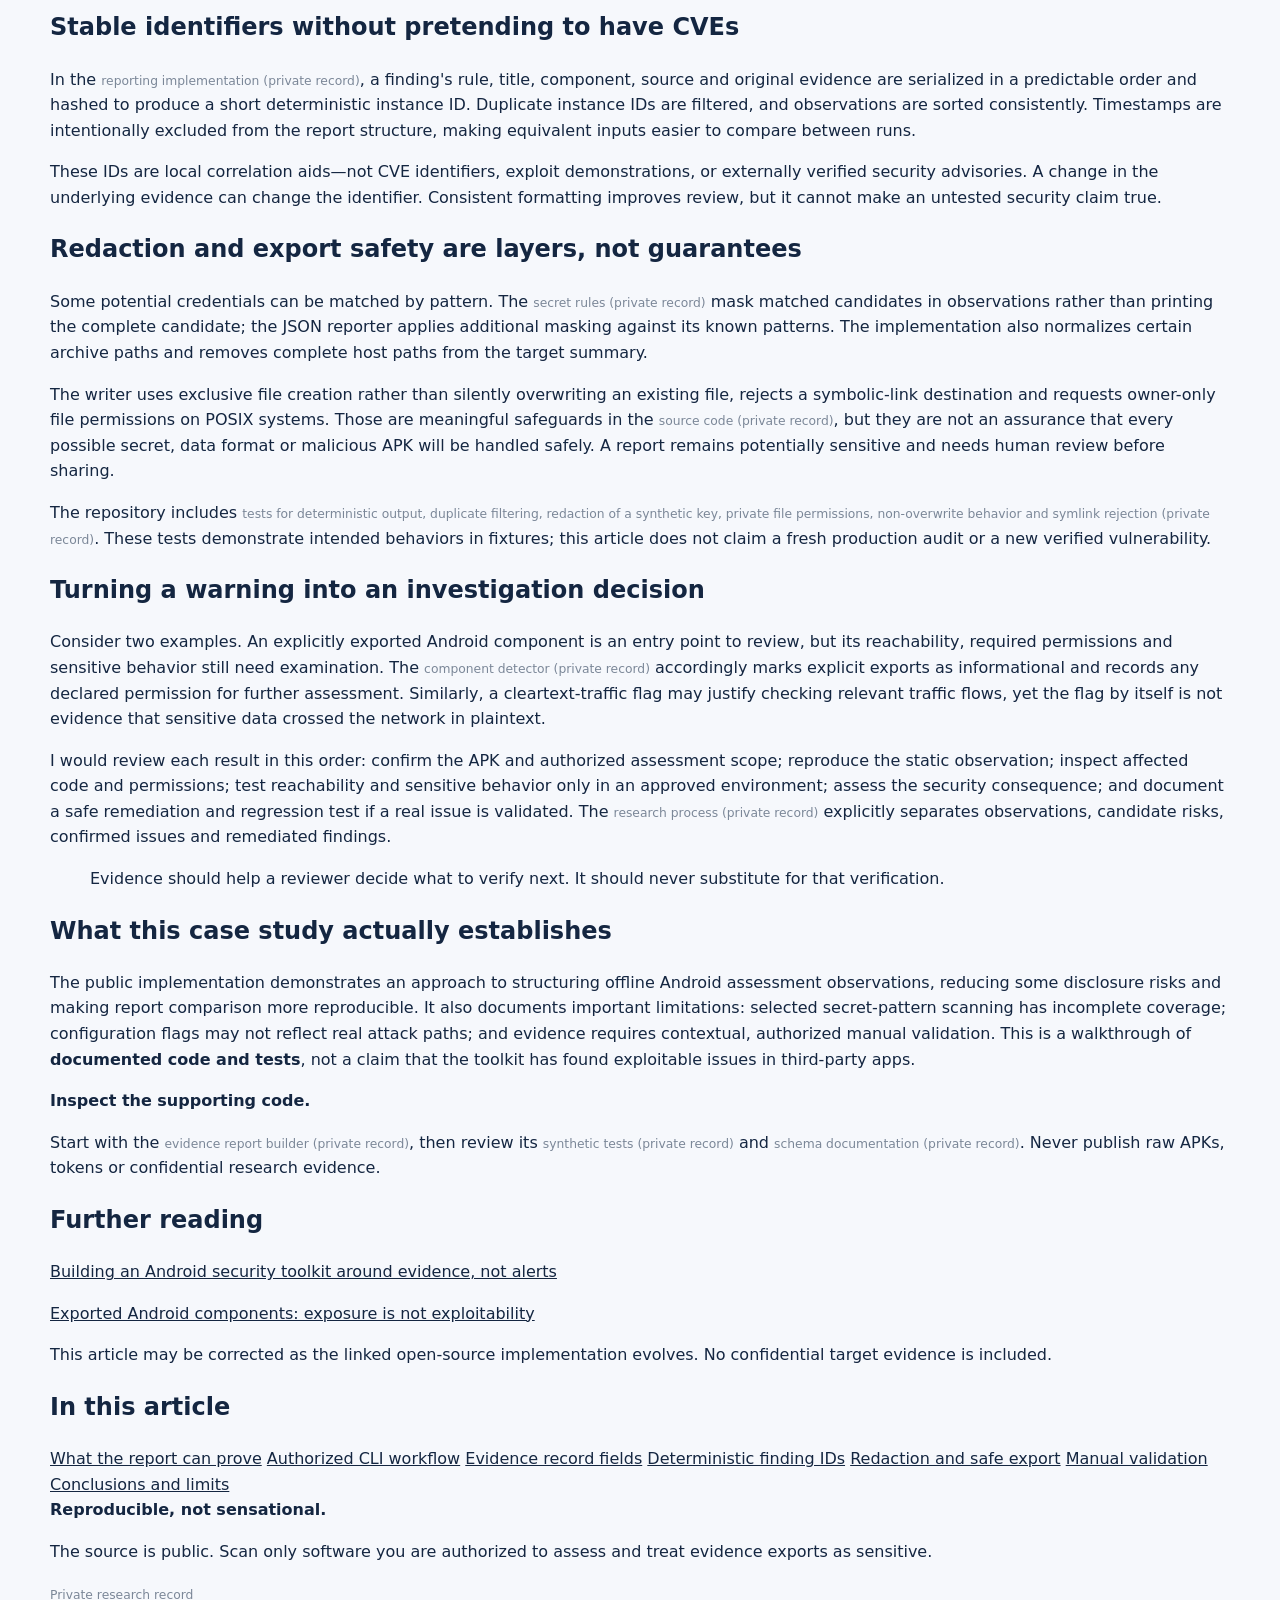
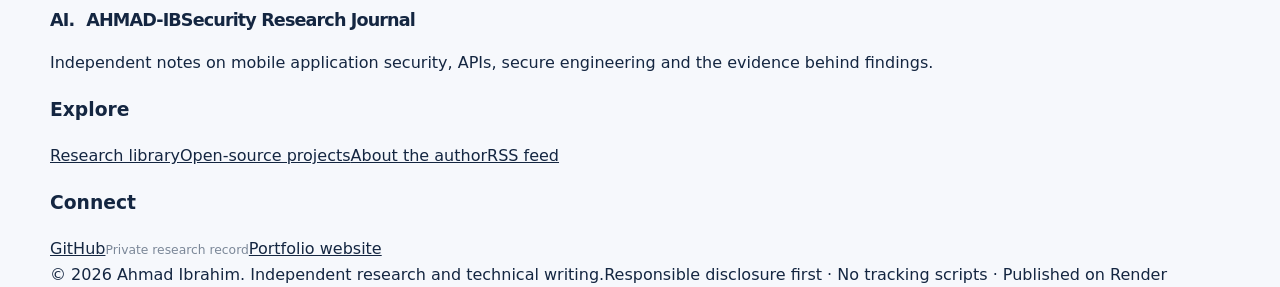
<file: publication/articles/redacted-apk-evidence-reports.html>
<!doctype html>
<html lang="en">
<head>
<meta charset="utf-8">
<meta name="viewport" content="width=device-width,initial-scale=1">
<meta name="color-scheme" content="light">
<meta name="theme-color" content="#0b2026">
<meta name="author" content="Ahmad Ibrahim">
<meta name="description" content="A source-backed walkthrough of deterministic Android APK evidence reports: stable finding IDs, redaction, private exports, manual validation, and the limits of static analysis.">
<link rel="canonical" href="https://ahmadib.onrender.com/articles/redacted-apk-evidence-reports.html">
<link rel="alternate" type="application/rss+xml" title="Ahmad-IB Security Research Journal" href="https://ahmadib.onrender.com/feed.xml">
<meta property="og:type" content="article">
<meta property="og:site_name" content="Ahmad-IB Security Research Journal">
<meta property="og:title" content="Designing redacted, reproducible APK evidence reports | Ahmad-IB Security Research Journal">
<meta property="og:description" content="A source-backed walkthrough of deterministic Android APK evidence reports: stable finding IDs, redaction, private exports, manual validation, and the limits of static analysis.">
<meta property="og:url" content="https://ahmadib.onrender.com/articles/redacted-apk-evidence-reports.html">
<meta name="twitter:card" content="summary">
<meta name="twitter:creator" content="@AhmadibOfficial">
<link rel="stylesheet" href="../assets/style.css">
<link rel="icon" type="image/svg+xml" href="../assets/favicon.svg">
<title>Designing redacted, reproducible APK evidence reports | Ahmad-IB Security Research Journal</title>
</head><body><a class="skip-link" href="#main">Skip to content</a>
<header class="site-header"><div class="container nav-inner">
  <a class="brand" href="../index.html" aria-label="Ahmad-IB Research Journal — home"><span class="brand-mark">AI.</span><span><span class="brand-name">AHMAD-IB</span><span class="brand-subtitle">Security Research Journal</span></span></a>
  <nav class="nav-links" aria-label="Primary navigation">
    <a href="../index.html" >Home</a>
    <a href="../index.html#articles" aria-current="page">Research</a>
    <a href="../index.html#projects">Projects</a>
    <a href="../index.html#about">About</a>
    <a href="../feed.xml" class="rss-link" title="Subscribe via RSS">RSS</a>
  </nav><a href="https://github.com/AhmadibOfficial" class="nav-cta" target="_blank" rel="noopener noreferrer">Explore GitHub</a>
</div></header><main id="main">
<section class="article-hero"><div class="container">
<p class="breadcrumb"><a href="../index.html#research"> Back to journal</a> / Source-backed engineering</p>
<span class="pill">Engineering case study 05 · Android tooling</span>
<h1>Designing redacted, reproducible APK evidence reports</h1>
<p class="article-lead">A useful security report identifies exactly what was observed, keeps sensitive evidence under control, and refuses to label a configuration warning as an exploited vulnerability.</p>
<div class="article-byline"><span class="byline-avatar" aria-hidden="true">AI</span>
<span><strong><a href="../profile.html">Ahmad Ibrahim</a></strong><br>26 October 2026 · Code walkthrough · No real-world vulnerability claimed</span></div>
</div></section>
<div class="container article-body-wrap">
<article class="prose">
<h2 id="problem">The problem: a finding is not a fact about impact</h2>
<p>An Android scanner can extract manifest flags and inspect bundled resources. It cannot, from those observations alone, establish that a sensitive operation is reachable, that an attacker can cross an authorization boundary, or that users have been harmed. I wanted evidence records from the <span class="link-muted">Private research record</span> to preserve that distinction.</p>
<p>The public <code>ahmad-sec</code> CLI is an experimental static-analysis project, not an exploitation framework or a certified penetration-testing service. Its <span class="link-muted">scan command (private record)</span> combines local APK metadata with manifest, exported-component, network-configuration and selected secret-pattern observations. The report builder then turns those observations into a structured JSON document for a reviewer.</p>

<h2 id="workflow">One authorized input, two forms of output</h2>
<p>The documented workflow starts with a local APK that the researcher owns or has explicit permission to assess. After installing the project in an isolated Python environment, the command below prints findings to the terminal and optionally creates a local JSON evidence file:</p>
<pre><code>python3 -m venv .venv
source .venv/bin/activate
python -m pip install -e '.[dev]'

ahmad-sec apk scan /path/to/authorized.apk \
  --json-out evidence-local.json</code></pre>
<p>This syntax is taken from the repository's <span class="link-muted">evidence report documentation (private record)</span>. It is an example command, <strong>not a record of a scan performed for this article</strong>. The <code>--json-out</code> option is optional; it does not upload a report, submit a vulnerability, or scan remote targets.</p>

<h2 id="data">What an evidence record is designed to preserve</h2>
<p>The report is explicitly labelled <code>assessment_type: offline_static</code> and uses schema version <code>1.0</code>. The target summary records an APK filename, package name, SHA-256 value when supplied, and target SDK information; it avoids including the complete local host path. Its finding records distinguish a rule identifier, severity, confidence, observed component or resource, collection method, risk score and validation state.</p>
<p>The following is a <strong>short illustrative excerpt of field names and a configuration signal</strong>, not a complete generated report or proof of a real vulnerability:</p>
<pre><code>{
  "assessment_type": "offline_static",
  "findings": [
    {
      "rule_id": "AST-SEC-001",
      "severity": "MEDIUM",
      "confidence": "HIGH",
      "validation_status": "requires_manual_validation",
      "evidence": {
        "collection_method": "offline_apk_static_analysis",
        "observation": "android:usesCleartextTraffic=\"true\""
      }
    }
  ]
}</code></pre>
<p>The <span class="link-muted">network rule (private record)</span> reports the cleartext flag when it is explicitly enabled and a network-security configuration resource does not take precedence. That is a configuration observation. Whether the application actually sends sensitive information over HTTP requires separate, authorized investigation.</p>

<h2 id="stable">Stable identifiers without pretending to have CVEs</h2>
<p>In the <span class="link-muted">reporting implementation (private record)</span>, a finding's rule, title, component, source and original evidence are serialized in a predictable order and hashed to produce a short deterministic instance ID. Duplicate instance IDs are filtered, and observations are sorted consistently. Timestamps are intentionally excluded from the report structure, making equivalent inputs easier to compare between runs.</p>
<p>These IDs are local correlation aids—not CVE identifiers, exploit demonstrations, or externally verified security advisories. A change in the underlying evidence can change the identifier. Consistent formatting improves review, but it cannot make an untested security claim true.</p>

<h2 id="redaction">Redaction and export safety are layers, not guarantees</h2>
<p>Some potential credentials can be matched by pattern. The <span class="link-muted">secret rules (private record)</span> mask matched candidates in observations rather than printing the complete candidate; the JSON reporter applies additional masking against its known patterns. The implementation also normalizes certain archive paths and removes complete host paths from the target summary.</p>
<p>The writer uses exclusive file creation rather than silently overwriting an existing file, rejects a symbolic-link destination and requests owner-only file permissions on POSIX systems. Those are meaningful safeguards in the <span class="link-muted">source code (private record)</span>, but they are not an assurance that every possible secret, data format or malicious APK will be handled safely. A report remains potentially sensitive and needs human review before sharing.</p>
<p>The repository includes <span class="link-muted">tests for deterministic output, duplicate filtering, redaction of a synthetic key, private file permissions, non-overwrite behavior and symlink rejection (private record)</span>. These tests demonstrate intended behaviors in fixtures; this article does not claim a fresh production audit or a new verified vulnerability.</p>

<h2 id="decision">Turning a warning into an investigation decision</h2>
<p>Consider two examples. An explicitly exported Android component is an entry point to review, but its reachability, required permissions and sensitive behavior still need examination. The <span class="link-muted">component detector (private record)</span> accordingly marks explicit exports as informational and records any declared permission for further assessment. Similarly, a cleartext-traffic flag may justify checking relevant traffic flows, yet the flag by itself is not evidence that sensitive data crossed the network in plaintext.</p>
<p>I would review each result in this order: confirm the APK and authorized assessment scope; reproduce the static observation; inspect affected code and permissions; test reachability and sensitive behavior only in an approved environment; assess the security consequence; and document a safe remediation and regression test if a real issue is validated. The <span class="link-muted">research process (private record)</span> explicitly separates observations, candidate risks, confirmed issues and remediated findings.</p>
<blockquote>Evidence should help a reviewer decide what to verify next. It should never substitute for that verification.</blockquote>

<h2 id="conclusion">What this case study actually establishes</h2>
<p>The public implementation demonstrates an approach to structuring offline Android assessment observations, reducing some disclosure risks and making report comparison more reproducible. It also documents important limitations: selected secret-pattern scanning has incomplete coverage; configuration flags may not reflect real attack paths; and evidence requires contextual, authorized manual validation. This is a walkthrough of <strong>documented code and tests</strong>, not a claim that the toolkit has found exploitable issues in third-party apps.</p>
<div class="callout"><strong>Inspect the supporting code.</strong><p>Start with the <span class="link-muted">evidence report builder (private record)</span>, then review its <span class="link-muted">synthetic tests (private record)</span> and <span class="link-muted">schema documentation (private record)</span>. Never publish raw APKs, tokens or confidential research evidence.</p></div>
<div class="related"><h2>Further reading</h2>
<p><a href="android-security-toolkit.html">Building an Android security toolkit around evidence, not alerts</a></p>
<p><a href="exported-android-components.html">Exported Android components: exposure is not exploitability</a></p>
<p class="small-note">This article may be corrected as the linked open-source implementation evolves. No confidential target evidence is included.</p></div>
</article>
<aside class="article-aside" aria-label="On this page">
<h2>In this article</h2>
<a href="#problem">What the report can prove</a>
<a href="#workflow">Authorized CLI workflow</a>
<a href="#data">Evidence record fields</a>
<a href="#stable">Deterministic finding IDs</a>
<a href="#redaction">Redaction and safe export</a>
<a href="#decision">Manual validation</a>
<a href="#conclusion">Conclusions and limits</a>
<div class="aside-cta"><strong>Reproducible, not sensational.</strong>
<p>The source is public. Scan only software you are authorized to assess and treat evidence exports as sensitive.</p>
<span class="link-muted">Private research record</span></div>
</aside>
</div>
</main><script type="application/ld+json">{"@context":"https://schema.org","@type":"TechArticle","headline":"Designing redacted, reproducible APK evidence reports","description":"A source-backed walkthrough of deterministic Android APK evidence reports: stable finding IDs, redaction, private exports, manual validation, and the limits of static analysis.","datePublished":"2026-10-26","author":{"@type":"Person","@id":"https://ahmadib.onrender.com/profile.html#person","name":"Ahmad Ibrahim","url":"https://ahmadib.onrender.com/profile.html"},"mainEntityOfPage":"https://ahmadib.onrender.com/articles/redacted-apk-evidence-reports.html","publisher":{"@type":"Person","name":"Ahmad Ibrahim"},"isBasedOn":"private research record"}</script><footer class="site-footer"><div class="container"><div class="footer-grid">
  <div><a class="brand" href="../index.html"><span class="brand-mark">AI.</span><span><span class="brand-name">AHMAD-IB</span><span class="brand-subtitle">Security Research Journal</span></span></a><p class="footer-desc">Independent notes on mobile application security, APIs, secure engineering and the evidence behind findings.</p></div>
  <div class="footer-col"><h3>Explore</h3><a href="../index.html#articles">Research library</a><a href="../index.html#projects">Open-source projects</a><a href="../index.html#about">About the author</a><a href="../feed.xml">RSS feed</a></div>
  <div class="footer-col"><h3>Connect</h3><a href="https://github.com/AhmadibOfficial" target="_blank" rel="noopener noreferrer">GitHub</a><span class="link-muted">Private research record</span><a href="../index.html">Portfolio website</a></div>
</div><div class="foot-bottom"><span>© 2026 Ahmad Ibrahim. Independent research and technical writing.</span><span>Responsible disclosure first · No tracking scripts · Published on Render</span></div></div></footer><script src="../assets/app.js" defer></script></body></html>
</file>
<file: css/style.css>
:root{--ink:#142641;--muted:#5d6b80;--blue:#2468e8;--dark:#101f36;--lime:#80e3bb;--paper:#f6f8fc;--line:#dfe7f0;--white:#fff;--radius:19px;--max:1180px}
*{box-sizing:border-box}html{scroll-behavior:smooth;scroll-padding-top:90px}body{margin:0;background:var(--paper);color:var(--ink);font-family:Inter,"Segoe UI",system-ui,-apple-system,sans-serif;line-height:1.6;-webkit-font-smoothing:antialiased}
button,a{font:inherit}a{color:inherit}button{cursor:pointer}img{max-width:100%;height:auto}[hidden]{display:none!important}::selection{background:#c1d9ff}a:focus-visible,button:focus-visible{outline:3px solid #2a78ff;outline-offset:4px}.container{width:min(var(--max),calc(100% - 48px));margin:0 auto}
.skip-link{position:fixed;top:-100px;left:15px;z-index:10000;background:#fff;padding:12px 18px}.skip-link:focus{top:12px}
.site-header{height:80px;background:rgba(255,255,255,.95);border-bottom:1px solid var(--line);position:sticky;top:0;z-index:50;backdrop-filter:blur(14px)}.header-inner{height:100%;display:flex;justify-content:space-between;align-items:center;gap:24px}.brand{font-weight:900;letter-spacing:-.05em;display:inline-flex;align-items:center;gap:12px;text-decoration:none;font-size:1.1rem}.brand-icon{display:grid;place-items:center;width:39px;height:39px;border-radius:11px;background:var(--dark);color:#fff;font-size:21px;letter-spacing:-.08em}.brand-icon span{color:var(--lime)}.brand-muted{color:var(--blue)}.site-nav{display:flex;align-items:center;gap:27px}.site-nav a{text-decoration:none;font-size:.83rem;font-weight:750;color:#4c5e75;transition:color .2s}.site-nav a:hover{color:var(--blue)}.site-nav .nav-contact{background:var(--dark);color:#fff;padding:11px 17px;border-radius:10px}.site-nav .nav-contact:hover{color:#fff;background:var(--blue)}.menu-toggle{display:none}
.hero{background:radial-gradient(circle at 14% 70%,#e8efff 0,transparent 39%),#f6f8fc;overflow:hidden}.hero-layout{display:grid;grid-template-columns:1.16fr .84fr;gap:65px;align-items:center;padding:114px 0 86px}.hero-copy{max-width:700px}.eyebrow,.overline{font-size:.73rem;font-weight:850;letter-spacing:.19em;color:var(--blue);margin:0 0 23px;text-transform:uppercase}.eyebrow-line{display:inline-block;width:23px;height:2px;background:var(--blue);vertical-align:middle;margin-right:11px}.hero h1{font-weight:850;font-size:clamp(3.2rem,5.6vw,5.7rem);line-height:1.06;letter-spacing:-.065em;margin:0 0 28px}.gradient-word{color:var(--blue)}.lead{max-width:635px;font-size:1.075rem;color:var(--muted);line-height:1.85;margin:0 0 34px}.lead strong{color:var(--ink)}.hero-actions,.contact-buttons{display:flex;gap:12px;flex-wrap:wrap}.button{display:inline-flex;align-items:center;justify-content:center;gap:13px;min-height:50px;padding:12px 20px;border-radius:11px;text-decoration:none;font-size:.84rem;font-weight:800;transition:transform .2s,background .2s,color .2s;white-space:normal;text-align:center}.button:hover{transform:translateY(-2px)}.button-primary{background:var(--blue);color:#fff}.button-primary:hover{background:#174fc1}.button-outline{border:1px solid #aebed2;background:transparent;color:var(--ink)}.button-outline:hover{background:#e7efff}.hero-foot{font-size:.76rem;color:var(--muted);margin-top:31px;display:flex;align-items:center;gap:10px}.status-light{width:7px;height:7px;background:#19ae80;border-radius:50%;box-shadow:0 0 0 4px #dcf7ec;flex:none}
.hero-visual{position:relative;background:linear-gradient(145deg,#101f36,#142c4e);min-height:445px;border-radius:27px;box-shadow:0 35px 60px #20344a28;color:#fff;overflow:visible;border:1px solid #294266}.visual-top{display:flex;align-items:center;gap:10px;padding:24px 27px;font-size:.66rem;font-weight:850;letter-spacing:.13em;color:#bbcbdf;border-bottom:1px solid #ffffff18}.live-circle{height:7px;width:7px;border-radius:50%;background:#81edc6}.top-right{margin-left:auto;color:#90a5c2;font-size:.61rem}.visual-core{position:relative;height:291px;display:grid;place-items:center;overflow:hidden;background:radial-gradient(circle,#2d5b8c50,transparent 64%)}.orbit{position:absolute;border:1px solid #86b4da33;border-radius:50%}.orbit-outer{width:265px;height:265px}.orbit-inner{width:202px;height:202px;border-style:dashed}.orbit:before,.orbit:after{content:"";position:absolute;background:#81e7be;width:6px;height:6px;border-radius:50%;top:18%;left:10%}.orbit:after{top:auto;left:auto;right:6%;bottom:14%;background:#6ca4ff}.core-symbol{width:145px;height:145px;position:relative;display:flex;flex-direction:column;align-items:center;justify-content:center;border-radius:29px;background:linear-gradient(140deg,#2468e8,#1c397b);box-shadow:0 16px 50px #03173480;border:1px solid #ffffff38;transform:rotate(-7deg)}.core-symbol span{font-size:4rem;letter-spacing:-.13em;font-weight:900;line-height:1}.core-symbol small{font-size:.47rem;letter-spacing:.13em;margin-top:8px;font-weight:900;color:#c9ddff}.orbit-dot{position:absolute;border-radius:50%;background:#85ecc4;box-shadow:0 0 0 8px #82f4d619;width:9px;height:9px}.dot-one{top:51px;right:110px}.dot-two{bottom:45px;left:93px}.dot-three{bottom:85px;right:55px;background:#78aaff}.visual-footer{display:grid;grid-template-columns:1fr 1fr;gap:15px;border-top:1px solid #ffffff18;padding:24px 27px}.visual-footer div{display:flex;flex-direction:column;gap:4px}.metric-label{font-size:.59rem;letter-spacing:.15em;font-weight:850;color:#8bb1df}.visual-footer strong{font-size:.73rem}.floating-note{position:absolute;bottom:63px;left:-34px;padding:14px 17px;background:#fff;color:#1b314f;border-radius:10px;box-shadow:0 14px 35px #03173426;font-weight:800;font-size:.72rem}.tiny-square{display:inline-block;width:9px;height:9px;background:#2ea8ea;border-radius:3px;margin-right:7px}.capability-strip{display:grid;grid-template-columns:repeat(4,1fr);gap:10px;padding:23px 0 30px;border-top:1px solid #dce5f1}.capability-strip span{color:#687991;font-weight:850;letter-spacing:.09em;font-size:.66rem}
.section{padding:110px 0}.section-heading h2,.section-top h2,.contact-section h2{font-size:clamp(2.5rem,4.4vw,4.15rem);line-height:1.14;letter-spacing:-.055em;margin:0;font-weight:850}.section-heading em,.section-top h2 em,.contact-section h2 em{font-style:normal;color:var(--blue)}.section-top{display:flex;align-items:end;justify-content:space-between;gap:45px;margin-bottom:45px}.section-top h2{max-width:670px}.section-intro{max-width:370px;color:var(--muted);font-size:.94rem;margin:0 0 7px}.about-section{background:#fff;border-top:1px solid var(--line)}.about-layout{display:grid;grid-template-columns:.73fr 1.27fr;gap:90px}.about-main{border-left:1px solid var(--line);padding-left:55px;color:var(--muted);font-size:.98rem}.about-main p{margin:0 0 17px;max-width:660px}.about-main .large-paragraph{font-size:1.2rem;line-height:1.7;color:#32455e}.about-main strong{color:var(--ink)}.about-links{display:flex;gap:23px;flex-wrap:wrap;margin-top:27px}.about-links a,.text-link{color:var(--blue);font-size:.85rem;font-weight:850;text-decoration:none}.about-links a:hover,.text-link:hover{text-decoration:underline}
.expertise-section{background:#f3f6fa}.expertise-grid{display:grid;grid-template-columns:repeat(4,1fr);gap:14px}.expertise-card{background:white;border:1px solid var(--line);padding:27px 24px;border-radius:18px;min-width:0;transition:transform .2s,box-shadow .2s}.expertise-card:hover{transform:translateY(-4px);box-shadow:0 12px 25px #26486d0c}.expertise-index{font-weight:900;color:#8b9cb2;font-size:.72rem}.expertise-glyph{height:70px;display:flex;align-items:center;color:var(--blue);font-size:2rem}.expertise-card h3{font-size:1.13rem;letter-spacing:-.03em;line-height:1.35;margin:5px 0 13px}.expertise-card p{font-size:.82rem;line-height:1.77;color:var(--muted);margin:0 0 18px}.tag-row{display:flex;flex-wrap:wrap;gap:6px}.tag-row span{background:#eef3fb;border:1px solid #e3ebf7;padding:4px 7px;border-radius:5px;font-size:.61rem;font-weight:750;color:#537097}
.projects-section{background:#fff}.filter-toolbar{display:flex;flex-wrap:wrap;gap:9px;margin-bottom:28px}.filter-button{border:1px solid #dae2ed;background:#fff;border-radius:9px;padding:9px 17px;color:#516278;font-size:.81rem;font-weight:800;transition:background .2s}.filter-button:hover{border-color:var(--blue);color:var(--blue)}.filter-button.is-active{background:var(--dark);color:white;border-color:var(--dark)}.projects-grid{display:grid;grid-template-columns:repeat(3,minmax(0,1fr));gap:21px}.project-card{min-width:0;display:flex;flex-direction:column;background:#fff;border:1px solid #e1e7ef;border-radius:19px;overflow:hidden;transition:transform .2s,box-shadow .2s}.project-card:hover{transform:translateY(-4px);box-shadow:0 18px 38px #1e365014}.project-cover{height:195px;position:relative;display:flex;justify-content:center;align-items:center;overflow:hidden}.cover-number{position:absolute;top:18px;left:21px;font-size:.62rem;letter-spacing:.13em;font-weight:900;opacity:.75}.cover-mark{position:absolute;right:22px;top:12px;font-size:1.65rem;opacity:.48}.cover-word{font-weight:950;letter-spacing:-.075em;font-size:2.85rem;line-height:1}.cover-word span{color:#82ecca}.cover-word small{display:block;letter-spacing:.22em;font-size:.46rem;margin-top:17px;font-weight:900}.cover-onecall{background:radial-gradient(circle at 75% 40%,#3b73d4,#132c54 68%);color:#fff}.cover-toolkit{background:linear-gradient(140deg,#101d33,#1d354b);color:#a4f3d6}.terminal-lines{display:flex;flex-direction:column;gap:5px;font-size:.84rem;font-weight:800;font-family:ui-monospace,SFMono-Regular,Consolas,monospace;transform:rotate(-4deg)}.cover-meta{background:radial-gradient(circle at 45% 45%,#547ef5,#172560);color:#fff}.meta-shape{font-size:5rem;font-weight:900;position:relative}.meta-shape i{position:absolute;width:17px;height:17px;border-radius:50%;background:#80e3bb;top:10px;right:-23px}.meta-shape i:last-child{top:auto;bottom:16px;right:-39px;background:#9fc2ff}.cover-research{background:linear-gradient(115deg,#151e36,#3c4b7a);color:#fff}.research-symbol{font-size:3.8rem;font-weight:900;letter-spacing:-.07em}.research-symbol span{color:#85e6bd}.cover-safwa{background:linear-gradient(120deg,#1e655b,#0f393e);color:#fff}.cover-imarket{background:linear-gradient(130deg,#dff4ff,#bdd8fe);color:#183764}.cover-imarket .cover-word span{color:#2860cb}.cover-nayvelo{background:linear-gradient(135deg,#111d39,#613cbb);color:#fff}.project-body{display:flex;flex:1;flex-direction:column;padding:24px}.project-meta{display:flex;justify-content:space-between;gap:8px;align-items:center;font-size:.63rem;letter-spacing:.035em;color:#6d7d90;font-weight:850}.state{border:1px solid #d5e2f1;border-radius:6px;padding:3px 6px;color:#3b638e;white-space:nowrap}.project-body h3{font-size:1.45rem;letter-spacing:-.04em;line-height:1.2;margin:17px 0 11px}.project-body p{font-size:.85rem;color:#5b6d83;line-height:1.75;margin:0 0 23px}.project-links{display:flex;flex-wrap:wrap;gap:18px;margin-top:auto}.project-links a{font-size:.78rem;font-weight:850;color:var(--blue);text-decoration:none}.project-links a:hover{text-decoration:underline}.link-muted{font-size:.77rem;color:#7b8798}.projects-note{font-size:.75rem;color:#718096;margin:22px 0 0}
.downloads-section{background:#eef3fa}.download-grid{display:grid;grid-template-columns:1fr 1fr;gap:20px}.download-card{padding:34px;background:white;border:1px solid #dce4ee;border-radius:21px;display:grid;grid-template-columns:70px 1fr;gap:23px}.download-icon{height:62px;width:62px;background:#e1eafe;color:#1d5ac7;font-size:1rem;font-weight:900;display:grid;place-items:center;border-radius:16px;letter-spacing:-.02em}.code-icon{background:#e5f5f0;color:#1a8c6f}.download-kicker{font-size:.69rem;letter-spacing:.12em;color:#4876bb;font-weight:850;margin:2px 0 10px}.download-card h3{font-size:1.42rem;margin:0 0 12px;letter-spacing:-.035em}.download-card p:not(.download-kicker){font-size:.87rem;color:#65768a;line-height:1.8;margin:0 0 25px}.download-card strong{color:#304c6c}.download-actions{display:flex;flex-wrap:wrap;align-items:center;gap:17px}.download-actions .button{font-size:.78rem;min-height:44px;padding:10px 13px}.download-actions .text-link{font-size:.77rem}.download-advisory{display:flex;gap:15px;align-items:flex-start;margin-top:24px;color:#526781;font-size:.84rem;background:#e3ebf6;padding:18px 23px;border-radius:12px}.download-advisory>span{font-size:1.35rem;color:#1c62c9}.download-advisory p{margin:0}
.approach-section{background:white}.process-grid{display:grid;grid-template-columns:repeat(4,1fr);margin-top:55px;border-top:1px solid var(--line);border-bottom:1px solid var(--line)}.process-step{padding:35px 25px 35px 0;margin-right:24px;border-right:1px solid var(--line)}.process-step:last-child{border:0;margin-right:0}.process-step>span{color:var(--blue);font-weight:900;font-size:.81rem}.process-step h3{font-size:1.25rem;letter-spacing:-.035em;margin:30px 0 10px}.process-step p{color:#65768a;font-size:.86rem;margin:0}.credentials-note{display:grid;grid-template-columns:.8fr 1.2fr;gap:35px;align-items:center;padding:38px;margin-top:38px;background:#f1f5fb;border-radius:18px}.credentials-note .overline{margin-bottom:12px}.credentials-note h3{font-size:1.2rem;margin:0;letter-spacing:-.03em}.credentials-note>p{color:#65768a;font-size:.86rem;margin:0}
.contact-section{background:#dceafe;padding:96px 0}.contact-layout{display:grid;grid-template-columns:1.4fr .6fr;gap:90px;align-items:center}.contact-section h2{max-width:690px}.contact-section p:not(.overline){max-width:590px;color:#516b88;margin:20px 0 31px}.button-dark{background:#12243e;color:#fff}.button-dark:hover{background:#244e85}.button-contact-outline{border:1px solid #91add4;color:#12243e}.contact-side{padding-left:35px;border-left:1px solid #b3c7e1;display:flex;flex-direction:column;gap:8px}.contact-side span{font-size:.68rem;font-weight:850;color:#5780b4;letter-spacing:.14em;margin-top:15px}.contact-side strong,.contact-side a{font-size:.87rem;text-decoration:none;overflow-wrap:anywhere}.contact-side a:hover{text-decoration:underline}.footer{padding:32px 0;background:#101f36;color:#ced9e8}.footer-inner{display:flex;justify-content:space-between;align-items:center;gap:20px}.footer-inner p{font-size:.74rem}.footer-brand{color:#fff}
@media(max-width:1150px){.hero-layout{gap:40px}.expertise-grid{grid-template-columns:repeat(2,1fr)}.project-meta{flex-wrap:wrap}.project-cover{height:180px}}
@media(max-width:930px){.site-nav{gap:14px}.site-nav a{font-size:.76rem}.hero-layout{grid-template-columns:1fr;gap:45px;padding:85px 0 60px}.hero-copy{max-width:800px}.hero-visual{max-width:610px;width:100%;justify-self:center}.floating-note{left:-12px}.capability-strip{grid-template-columns:repeat(2,1fr)}.about-layout{grid-template-columns:1fr;gap:30px}.about-main{border-left:0;border-top:1px solid var(--line);padding:30px 0 0}.projects-grid{grid-template-columns:repeat(2,1fr)}.download-grid{grid-template-columns:1fr}.contact-layout{gap:40px}.section-top{align-items:start;flex-direction:column;gap:17px}}
@media(max-width:650px){.container{width:calc(100% - 34px)}.site-header{height:68px}.menu-toggle{width:43px;height:43px;display:flex;flex-direction:column;gap:5px;align-items:center;justify-content:center;border:1px solid #dce3ed;border-radius:10px;background:white}.menu-toggle span{display:block;width:19px;height:2px;background:#173154;border-radius:2px}.site-nav{display:none;position:absolute;top:67px;left:0;right:0;background:#fff;box-shadow:0 16px 26px #13274321;padding:15px 20px 22px;flex-direction:column;align-items:stretch;gap:0}.site-nav.is-open{display:flex}.site-nav a{font-size:.95rem;padding:12px;border-bottom:1px solid #edf1f5}.site-nav .nav-contact{margin-top:12px;text-align:center;border:0}.hero-layout{padding:65px 0 48px}.hero h1{font-size:clamp(2.65rem,10.3vw,4rem)}.eyebrow,.overline{font-size:.64rem}.lead{font-size:.96rem}.hero-actions{align-items:stretch}.hero-actions .button{width:100%}.hero-visual{min-height:375px}.visual-core{height:230px}.orbit-outer{width:220px;height:220px}.orbit-inner{width:165px;height:165px}.core-symbol{width:117px;height:117px}.core-symbol span{font-size:3rem}.visual-top,.visual-footer{padding:20px}.floating-note{bottom:55px;left:-4px}.capability-strip{grid-template-columns:1fr 1fr;gap:15px}.capability-strip span{font-size:.57rem}.section{padding:75px 0}.section-heading h2,.section-top h2,.contact-section h2{font-size:clamp(2.25rem,8vw,3rem)}.expertise-grid,.projects-grid,.process-grid{grid-template-columns:1fr}.project-cover{height:195px}.download-card{grid-template-columns:1fr;padding:25px}.download-icon{width:55px;height:55px}.download-actions{align-items:start;flex-direction:column}.process-step{margin:0;border-right:0;border-bottom:1px solid var(--line);padding:23px 0}.process-step:last-child{border:0}.process-step h3{margin:10px 0}.credentials-note,.contact-layout{grid-template-columns:1fr;padding:24px}.contact-section{padding:70px 0}.contact-layout{padding:0}.contact-side{padding-left:0;padding-top:25px;border-left:0;border-top:1px solid #b3c7e1}.footer-inner{flex-wrap:wrap}.footer-inner p{margin:0}.footer-brand{width:100%}}
@media(prefers-reduced-motion:reduce){*,*:before,*:after{scroll-behavior:auto!important;animation-duration:.01ms!important;transition-duration:.01ms!important}}


/* Professional delivery workflow — compact local image sprite, no external image host. */
.workflow-showcase{margin:45px 0 0;padding:35px 0 0;border-top:1px solid var(--line)}
.workflow-heading{display:flex;justify-content:space-between;align-items:end;gap:30px;margin-bottom:24px}
.workflow-heading .overline{margin:0 0 9px}
.workflow-heading h3{font-size:clamp(1.45rem,2.7vw,2.15rem);line-height:1.22;letter-spacing:-.04em;margin:0}
.workflow-heading>p{max-width:390px;font-size:.86rem;color:var(--muted);margin:0}
.workflow-gallery{display:grid;grid-template-columns:repeat(3,minmax(0,1fr));gap:12px}
.workflow-card{display:flex;gap:15px;align-items:flex-start;background:var(--white);border:1px solid var(--line);border-radius:14px;padding:15px;min-width:0}
.workflow-image{flex:none;width:90px;height:67px;border-radius:8px;background-color:#dbe7f5;background-image:url('../assets/workflow-gallery.svg');background-repeat:no-repeat;background-size:200% 400%;border:1px solid #e1e7f0}
.workflow-image--design{background-position:0 0}
.workflow-image--development{background-position:100% 0}
.workflow-image--maintenance{background-position:0 33.333333%}
.workflow-image--planning{background-position:100% 33.333333%}
.workflow-image--requirements{background-position:0 66.666667%}
.workflow-image--architecture{background-position:100% 66.666667%}
.workflow-image--testing{background-position:0 100%}
.workflow-copy{min-width:0}
.workflow-copy>span{font-size:.59rem;letter-spacing:.1em;font-weight:850;color:var(--blue)}
.workflow-copy h4{margin:2px 0 5px;font-size:.94rem;letter-spacing:-.02em;line-height:1.3}
.workflow-copy p{margin:0;color:var(--muted);font-size:.74rem;line-height:1.65}
.workflow-card:last-child{grid-column:1/-1}
.workflow-disclosure{font-size:.73rem;color:#64788d;margin:18px 0 0;line-height:1.6}
@media(max-width:1080px){.workflow-gallery{grid-template-columns:repeat(2,minmax(0,1fr))}}
@media(max-width:680px){.workflow-heading{flex-direction:column;align-items:start;gap:9px}.workflow-gallery{grid-template-columns:1fr}.workflow-card{padding:13px;gap:13px}.workflow-image{width:90px;height:67px}}


/* Larger engineering photographs. The original JPEG, when present, renders without recompression;
   the existing thumbnail remains only as a graceful placeholder during asset migration. */
.workflow-gallery{display:grid;grid-template-columns:repeat(2,minmax(0,1fr));gap:24px}
.workflow-card{display:flex;flex-direction:column;gap:0;align-items:stretch;min-width:0;padding:0;border-radius:16px;overflow:hidden;box-shadow:0 8px 32px rgba(20,38,65,.06)}
.workflow-card:last-child{grid-column:auto}
.workflow-image{display:block;position:relative;flex:none;width:100%;height:auto;aspect-ratio:4 / 3;border:0;border-radius:0;background-color:#dbe7f5;background-repeat:no-repeat,no-repeat;background-size:cover,200% 400%}
.workflow-image--requirements{background-image:url('../assets/workflow/requirements-analysis.jpg'),url('../assets/workflow-gallery.svg');background-position:center,0 66.666667%}
.workflow-image--planning{background-image:url('../assets/workflow/planning.jpg'),url('../assets/workflow-gallery.svg');background-position:center,100% 33.333333%}
.workflow-image--design{background-image:url('../assets/workflow/design.jpg'),url('../assets/workflow-gallery.svg');background-position:center,0 0}
.workflow-image--architecture{background-image:url('../assets/workflow/software-architecture.jpg'),url('../assets/workflow-gallery.svg');background-position:center,100% 66.666667%}
.workflow-image--development{background-image:url('../assets/workflow/development.jpg'),url('../assets/workflow-gallery.svg');background-position:center,100% 0}
.workflow-image--testing{background-image:url('../assets/workflow/testing.jpg'),url('../assets/workflow-gallery.svg');background-position:center,0 100%}
.workflow-image--maintenance{background-image:url('../assets/workflow/maintenance.jpg'),url('../assets/workflow-gallery.svg');background-position:center,0 33.333333%}
.workflow-copy{padding:24px 26px 28px}
.workflow-copy>span{font-size:.68rem}
.workflow-copy h4{font-size:1.16rem;line-height:1.25;margin:9px 0}
.workflow-copy p{font-size:.88rem;line-height:1.65}
.workflow-disclosure{display:none}
.social-presence{padding:86px 0;background:#fff;border-top:1px solid var(--line)}
.social-presence-head{display:flex;justify-content:space-between;align-items:end;gap:26px;margin-bottom:26px}
.social-presence-head .overline{margin:0 0 10px}
.social-presence-head h2{font-size:clamp(2rem,3.6vw,3.25rem);line-height:1.12;letter-spacing:-.05em;margin:0}
.social-presence-head>p{max-width:405px;color:var(--muted);font-size:.92rem;margin:0}
.social-account-grid{display:grid;grid-template-columns:repeat(4,minmax(0,1fr));gap:14px}
.social-account{display:flex;align-items:center;gap:12px;min-width:0;background:#fff;border:1px solid #dee7f1;border-radius:14px;padding:16px 13px;color:#172b46;text-decoration:none;transition:transform .2s,box-shadow .2s,border-color .2s}
.social-account:hover{transform:translateY(-2px);border-color:#b3cbe5;box-shadow:0 9px 24px rgba(28,47,78,.08);text-decoration:none}
.social-logo{width:44px;height:44px;border-radius:11px;flex:none;display:grid;place-items:center;background:#24292f}
.social-logo img{display:block;width:26px;height:26px;object-fit:contain}
.social-linkedin .social-logo{background:#0a66c2}
.social-x .social-logo{background:#153864}
.social-instagram .social-logo{background:linear-gradient(35deg,#feda77,#f58529 30%,#dd2a7b 60%,#8134af 85%,#515bd4)}
.social-tiktok .social-logo{background:#0b0b0b;box-shadow:inset 3px 0 #25f4ee,inset -3px 0 #fe2c55}
.social-facebook .social-logo{background:#0866ff}
.social-fiverr .social-logo{background:#1dbf73}
.social-freelancer .social-logo{background:#29b2fe}
.social-email .social-logo{background:#2468e8}
.social-info{display:flex;flex-direction:column;min-width:0;gap:2px}
.social-info strong{font-size:.88rem;line-height:1.35}
.social-info small{font-size:.69rem;color:#708098;overflow-wrap:anywhere;line-height:1.35}

@media(max-width:1050px){.social-account-grid{grid-template-columns:repeat(2,minmax(0,1fr))}}
@media(max-width:720px){.workflow-gallery{grid-template-columns:1fr;gap:19px}.workflow-copy{padding:18px 21px 24px}.social-presence{padding:70px 0}.social-presence-head{flex-direction:column;align-items:flex-start;gap:12px}}
@media(max-width:420px){.social-account-grid{grid-template-columns:1fr}}

.social-youtube .social-logo{background:#ff0033}
.social-logo svg{display:block;width:26px;height:26px;color:#fff;fill:currentColor;flex:none}

.social-whatsapp .social-logo{background:#25d366}

.workflow-image.has-original{height:auto;aspect-ratio:auto;background-image:none;border:0}
.workflow-image.has-original img{display:block;width:100%;height:auto;max-width:100%;object-fit:contain}

/* Personal hero photograph: native-ratio original JPEG, never cropped or re-encoded. */
.hero-portrait-card{position:relative;width:100%;max-width:490px;aspect-ratio:1641 / 2048;min-height:445px;margin-inline:auto;overflow:hidden;border-radius:23px;border:1px solid #dbe4ef;background:linear-gradient(155deg,#f1f5fb,#dce8f6);box-shadow:0 26px 55px rgba(19,43,76,.16);isolation:isolate}
.hero-portrait-fallback{position:absolute;inset:0;display:flex;align-items:center;justify-content:center;flex-direction:column;gap:17px;color:#24416a}
.hero-portrait-monogram{font-size:clamp(4rem,10vw,7rem);line-height:1;letter-spacing:-.1em;font-weight:850}
.hero-portrait-name{font-size:.75rem;letter-spacing:.2em;font-weight:800}
.hero-portrait-image{position:absolute;inset:0;display:block;width:100%;height:100%;object-fit:contain;object-position:center;opacity:0;transition:opacity .24s ease}
.hero-portrait-card.is-loaded .hero-portrait-image{opacity:1}
@media(max-width:650px){.hero-portrait-card{width:min(100%,460px);min-height:0;border-radius:18px}}
@media(prefers-reduced-motion:reduce){.hero-portrait-image{transition:none}}

/* Hall-of-Fame research objective and VAILABLE document-productivity identity. */
.cover-vailable{background:linear-gradient(135deg,#eaf2ff,#a7c7fb);color:#14365e}
.cover-vailable .cover-word{font-size:clamp(2.3rem,3.4vw,3.1rem);letter-spacing:-.06em}
.cover-vailable .cover-word small{color:#3f6393;letter-spacing:.18em}
.research-mission{margin-top:34px;padding:32px 36px;border:1px solid #dce5f1;border-radius:18px;display:grid;grid-template-columns:.9fr 1.1fr;align-items:center;gap:35px;background:#f3f7fe}
.research-mission .overline{margin:0 0 8px}.research-mission h3{font-size:clamp(1.35rem,2.4vw,1.85rem);line-height:1.27;margin:0;letter-spacing:-.03em}.research-mission>p{color:var(--muted);font-size:.9rem;line-height:1.8;margin:0}
@media(max-width:700px){.research-mission{grid-template-columns:1fr;gap:16px;padding:24px}}

/* Evidence-led research index on GitHub Pages; preserve canonical journal URLs. */
.research-preview-section{background:#f3f6fb;border-top:1px solid #dce6f2}
.research-preview-grid{display:grid;grid-template-columns:minmax(0,1.1fr) minmax(0,1fr);gap:23px;align-items:stretch}
.research-preview-feature{background:var(--dark);color:#fff;border-radius:12px;padding:clamp(28px,3.5vw,48px);display:flex;flex-direction:column;min-height:440px}
.research-preview-label{font-size:.7rem;letter-spacing:.11em;font-weight:850;color:#91b8ff;margin:0 0 22px}
.research-preview-feature h3{font-size:clamp(1.7rem,3vw,2.5rem);letter-spacing:-.05em;line-height:1.24;margin:0 0 23px}
.research-preview-feature>p:not(.research-preview-label){font-size:.91rem;line-height:1.85;color:#d4dfef;margin:0 0 26px}
.research-preview-actions{display:flex;gap:14px 23px;flex-wrap:wrap;margin-top:auto}
.research-preview-actions a{color:#e1edff;font-size:.87rem;font-weight:800;text-decoration:underline;text-underline-offset:4px}
.research-preview-list{padding:22px 30px;border:1px solid #dae4ee;background:#fff;border-radius:12px;display:flex;flex-direction:column}
.research-index-head{display:flex;justify-content:space-between;align-items:baseline;gap:15px;padding:6px 0 20px;border-bottom:1px solid #dce5ef}
.research-index-head h3{font-size:1.25rem;margin:0}
.research-index-head a{font-size:.8rem;color:var(--blue);font-weight:800;text-underline-offset:4px}
.research-index-item{padding:17px 0;border-bottom:1px solid #e6ecf4;display:flex;flex-direction:column;gap:5px}
.research-index-item span{font-size:.67rem;font-weight:850;letter-spacing:.08em;color:#677b93}
.research-index-item a{font-size:.97rem;font-weight:760;line-height:1.45;text-decoration:none;color:#162e4f}
.research-index-item a:hover{text-decoration:underline;text-underline-offset:3px;color:var(--blue)}
.research-index-note{margin:auto 0 0;padding:20px 0 3px;font-size:.76rem;color:#60748e;line-height:1.7}
@media(max-width:860px){.research-preview-grid{grid-template-columns:1fr}.research-preview-feature{min-height:0}.research-preview-list{padding:20px 25px}}
@media(max-width:520px){.research-preview-feature{padding:27px}.research-preview-list{padding:20px}.research-index-head{flex-wrap:wrap}}
</file>
<file: publication/assets/style.css>
:root{--ink:#142641;--muted:#5d6b80;--blue:#2468e8;--dark:#101f36;--lime:#80e3bb;--paper:#f6f8fc;--line:#dfe7f0;--white:#fff;--radius:19px;--max:1180px}
*{box-sizing:border-box}html{scroll-behavior:smooth;scroll-padding-top:90px}body{margin:0;background:var(--paper);color:var(--ink);font-family:Inter,"Segoe UI",system-ui,-apple-system,sans-serif;line-height:1.6;-webkit-font-smoothing:antialiased}
button,a{font:inherit}a{color:inherit}button{cursor:pointer}img{max-width:100%;height:auto}[hidden]{display:none!important}::selection{background:#c1d9ff}a:focus-visible,button:focus-visible{outline:3px solid #2a78ff;outline-offset:4px}.container{width:min(var(--max),calc(100% - 48px));margin:0 auto}
.skip-link{position:fixed;top:-100px;left:15px;z-index:10000;background:#fff;padding:12px 18px}.skip-link:focus{top:12px}
.site-header{height:80px;background:rgba(255,255,255,.95);border-bottom:1px solid var(--line);position:sticky;top:0;z-index:50;backdrop-filter:blur(14px)}.header-inner{height:100%;display:flex;justify-content:space-between;align-items:center;gap:24px}.brand{font-weight:900;letter-spacing:-.05em;display:inline-flex;align-items:center;gap:12px;text-decoration:none;font-size:1.1rem}.brand-icon{display:grid;place-items:center;width:39px;height:39px;border-radius:11px;background:var(--dark);color:#fff;font-size:21px;letter-spacing:-.08em}.brand-icon span{color:var(--lime)}.brand-muted{color:var(--blue)}.site-nav{display:flex;align-items:center;gap:27px}.site-nav a{text-decoration:none;font-size:.83rem;font-weight:750;color:#4c5e75;transition:color .2s}.site-nav a:hover{color:var(--blue)}.site-nav .nav-contact{background:var(--dark);color:#fff;padding:11px 17px;border-radius:10px}.site-nav .nav-contact:hover{color:#fff;background:var(--blue)}.menu-toggle{display:none}
.hero{background:radial-gradient(circle at 14% 70%,#e8efff 0,transparent 39%),#f6f8fc;overflow:hidden}.hero-layout{display:grid;grid-template-columns:1.16fr .84fr;gap:65px;align-items:center;padding:114px 0 86px}.hero-copy{max-width:700px}.eyebrow,.overline{font-size:.73rem;font-weight:850;letter-spacing:.19em;color:var(--blue);margin:0 0 23px;text-transform:uppercase}.eyebrow-line{display:inline-block;width:23px;height:2px;background:var(--blue);vertical-align:middle;margin-right:11px}.hero h1{font-weight:850;font-size:clamp(3.2rem,5.6vw,5.7rem);line-height:1.06;letter-spacing:-.065em;margin:0 0 28px}.gradient-word{color:var(--blue)}.lead{max-width:635px;font-size:1.075rem;color:var(--muted);line-height:1.85;margin:0 0 34px}.lead strong{color:var(--ink)}.hero-actions,.contact-buttons{display:flex;gap:12px;flex-wrap:wrap}.button{display:inline-flex;align-items:center;justify-content:center;gap:13px;min-height:50px;padding:12px 20px;border-radius:11px;text-decoration:none;font-size:.84rem;font-weight:800;transition:transform .2s,background .2s,color .2s;white-space:normal;text-align:center}.button:hover{transform:translateY(-2px)}.button-primary{background:var(--blue);color:#fff}.button-primary:hover{background:#174fc1}.button-outline{border:1px solid #aebed2;background:transparent;color:var(--ink)}.button-outline:hover{background:#e7efff}.hero-foot{font-size:.76rem;color:var(--muted);margin-top:31px;display:flex;align-items:center;gap:10px}.status-light{width:7px;height:7px;background:#19ae80;border-radius:50%;box-shadow:0 0 0 4px #dcf7ec;flex:none}
.hero-visual{position:relative;background:linear-gradient(145deg,#101f36,#142c4e);min-height:445px;border-radius:27px;box-shadow:0 35px 60px #20344a28;color:#fff;overflow:visible;border:1px solid #294266}.visual-top{display:flex;align-items:center;gap:10px;padding:24px 27px;font-size:.66rem;font-weight:850;letter-spacing:.13em;color:#bbcbdf;border-bottom:1px solid #ffffff18}.live-circle{height:7px;width:7px;border-radius:50%;background:#81edc6}.top-right{margin-left:auto;color:#90a5c2;font-size:.61rem}.visual-core{position:relative;height:291px;display:grid;place-items:center;overflow:hidden;background:radial-gradient(circle,#2d5b8c50,transparent 64%)}.orbit{position:absolute;border:1px solid #86b4da33;border-radius:50%}.orbit-outer{width:265px;height:265px}.orbit-inner{width:202px;height:202px;border-style:dashed}.orbit:before,.orbit:after{content:"";position:absolute;background:#81e7be;width:6px;height:6px;border-radius:50%;top:18%;left:10%}.orbit:after{top:auto;left:auto;right:6%;bottom:14%;background:#6ca4ff}.core-symbol{width:145px;height:145px;position:relative;display:flex;flex-direction:column;align-items:center;justify-content:center;border-radius:29px;background:linear-gradient(140deg,#2468e8,#1c397b);box-shadow:0 16px 50px #03173480;border:1px solid #ffffff38;transform:rotate(-7deg)}.core-symbol span{font-size:4rem;letter-spacing:-.13em;font-weight:900;line-height:1}.core-symbol small{font-size:.47rem;letter-spacing:.13em;margin-top:8px;font-weight:900;color:#c9ddff}.orbit-dot{position:absolute;border-radius:50%;background:#85ecc4;box-shadow:0 0 0 8px #82f4d619;width:9px;height:9px}.dot-one{top:51px;right:110px}.dot-two{bottom:45px;left:93px}.dot-three{bottom:85px;right:55px;background:#78aaff}.visual-footer{display:grid;grid-template-columns:1fr 1fr;gap:15px;border-top:1px solid #ffffff18;padding:24px 27px}.visual-footer div{display:flex;flex-direction:column;gap:4px}.metric-label{font-size:.59rem;letter-spacing:.15em;font-weight:850;color:#8bb1df}.visual-footer strong{font-size:.73rem}.floating-note{position:absolute;bottom:63px;left:-34px;padding:14px 17px;background:#fff;color:#1b314f;border-radius:10px;box-shadow:0 14px 35px #03173426;font-weight:800;font-size:.72rem}.tiny-square{display:inline-block;width:9px;height:9px;background:#2ea8ea;border-radius:3px;margin-right:7px}.capability-strip{display:grid;grid-template-columns:repeat(4,1fr);gap:10px;padding:23px 0 30px;border-top:1px solid #dce5f1}.capability-strip span{color:#687991;font-weight:850;letter-spacing:.09em;font-size:.66rem}
.section{padding:110px 0}.section-heading h2,.section-top h2,.contact-section h2{font-size:clamp(2.5rem,4.4vw,4.15rem);line-height:1.14;letter-spacing:-.055em;margin:0;font-weight:850}.section-heading em,.section-top h2 em,.contact-section h2 em{font-style:normal;color:var(--blue)}.section-top{display:flex;align-items:end;justify-content:space-between;gap:45px;margin-bottom:45px}.section-top h2{max-width:670px}.section-intro{max-width:370px;color:var(--muted);font-size:.94rem;margin:0 0 7px}.about-section{background:#fff;border-top:1px solid var(--line)}.about-layout{display:grid;grid-template-columns:.73fr 1.27fr;gap:90px}.about-main{border-left:1px solid var(--line);padding-left:55px;color:var(--muted);font-size:.98rem}.about-main p{margin:0 0 17px;max-width:660px}.about-main .large-paragraph{font-size:1.2rem;line-height:1.7;color:#32455e}.about-main strong{color:var(--ink)}.about-links{display:flex;gap:23px;flex-wrap:wrap;margin-top:27px}.about-links a,.text-link{color:var(--blue);font-size:.85rem;font-weight:850;text-decoration:none}.about-links a:hover,.text-link:hover{text-decoration:underline}
.expertise-section{background:#f3f6fa}.expertise-grid{display:grid;grid-template-columns:repeat(4,1fr);gap:14px}.expertise-card{background:white;border:1px solid var(--line);padding:27px 24px;border-radius:18px;min-width:0;transition:transform .2s,box-shadow .2s}.expertise-card:hover{transform:translateY(-4px);box-shadow:0 12px 25px #26486d0c}.expertise-index{font-weight:900;color:#8b9cb2;font-size:.72rem}.expertise-glyph{height:70px;display:flex;align-items:center;color:var(--blue);font-size:2rem}.expertise-card h3{font-size:1.13rem;letter-spacing:-.03em;line-height:1.35;margin:5px 0 13px}.expertise-card p{font-size:.82rem;line-height:1.77;color:var(--muted);margin:0 0 18px}.tag-row{display:flex;flex-wrap:wrap;gap:6px}.tag-row span{background:#eef3fb;border:1px solid #e3ebf7;padding:4px 7px;border-radius:5px;font-size:.61rem;font-weight:750;color:#537097}
.projects-section{background:#fff}.filter-toolbar{display:flex;flex-wrap:wrap;gap:9px;margin-bottom:28px}.filter-button{border:1px solid #dae2ed;background:#fff;border-radius:9px;padding:9px 17px;color:#516278;font-size:.81rem;font-weight:800;transition:background .2s}.filter-button:hover{border-color:var(--blue);color:var(--blue)}.filter-button.is-active{background:var(--dark);color:white;border-color:var(--dark)}.projects-grid{display:grid;grid-template-columns:repeat(3,minmax(0,1fr));gap:21px}.project-card{min-width:0;display:flex;flex-direction:column;background:#fff;border:1px solid #e1e7ef;border-radius:19px;overflow:hidden;transition:transform .2s,box-shadow .2s}.project-card:hover{transform:translateY(-4px);box-shadow:0 18px 38px #1e365014}.project-cover{height:195px;position:relative;display:flex;justify-content:center;align-items:center;overflow:hidden}.cover-number{position:absolute;top:18px;left:21px;font-size:.62rem;letter-spacing:.13em;font-weight:900;opacity:.75}.cover-mark{position:absolute;right:22px;top:12px;font-size:1.65rem;opacity:.48}.cover-word{font-weight:950;letter-spacing:-.075em;font-size:2.85rem;line-height:1}.cover-word span{color:#82ecca}.cover-word small{display:block;letter-spacing:.22em;font-size:.46rem;margin-top:17px;font-weight:900}.cover-onecall{background:radial-gradient(circle at 75% 40%,#3b73d4,#132c54 68%);color:#fff}.cover-toolkit{background:linear-gradient(140deg,#101d33,#1d354b);color:#a4f3d6}.terminal-lines{display:flex;flex-direction:column;gap:5px;font-size:.84rem;font-weight:800;font-family:ui-monospace,SFMono-Regular,Consolas,monospace;transform:rotate(-4deg)}.cover-meta{background:radial-gradient(circle at 45% 45%,#547ef5,#172560);color:#fff}.meta-shape{font-size:5rem;font-weight:900;position:relative}.meta-shape i{position:absolute;width:17px;height:17px;border-radius:50%;background:#80e3bb;top:10px;right:-23px}.meta-shape i:last-child{top:auto;bottom:16px;right:-39px;background:#9fc2ff}.cover-research{background:linear-gradient(115deg,#151e36,#3c4b7a);color:#fff}.research-symbol{font-size:3.8rem;font-weight:900;letter-spacing:-.07em}.research-symbol span{color:#85e6bd}.cover-safwa{background:linear-gradient(120deg,#1e655b,#0f393e);color:#fff}.cover-imarket{background:linear-gradient(130deg,#dff4ff,#bdd8fe);color:#183764}.cover-imarket .cover-word span{color:#2860cb}.cover-nayvelo{background:linear-gradient(135deg,#111d39,#613cbb);color:#fff}.project-body{display:flex;flex:1;flex-direction:column;padding:24px}.project-meta{display:flex;justify-content:space-between;gap:8px;align-items:center;font-size:.63rem;letter-spacing:.035em;color:#6d7d90;font-weight:850}.state{border:1px solid #d5e2f1;border-radius:6px;padding:3px 6px;color:#3b638e;white-space:nowrap}.project-body h3{font-size:1.45rem;letter-spacing:-.04em;line-height:1.2;margin:17px 0 11px}.project-body p{font-size:.85rem;color:#5b6d83;line-height:1.75;margin:0 0 23px}.project-links{display:flex;flex-wrap:wrap;gap:18px;margin-top:auto}.project-links a{font-size:.78rem;font-weight:850;color:var(--blue);text-decoration:none}.project-links a:hover{text-decoration:underline}.link-muted{font-size:.77rem;color:#7b8798}.projects-note{font-size:.75rem;color:#718096;margin:22px 0 0}
.downloads-section{background:#eef3fa}.download-grid{display:grid;grid-template-columns:1fr 1fr;gap:20px}.download-card{padding:34px;background:white;border:1px solid #dce4ee;border-radius:21px;display:grid;grid-template-columns:70px 1fr;gap:23px}.download-icon{height:62px;width:62px;background:#e1eafe;color:#1d5ac7;font-size:1rem;font-weight:900;display:grid;place-items:center;border-radius:16px;letter-spacing:-.02em}.code-icon{background:#e5f5f0;color:#1a8c6f}.download-kicker{font-size:.69rem;letter-spacing:.12em;color:#4876bb;font-weight:850;margin:2px 0 10px}.download-card h3{font-size:1.42rem;margin:0 0 12px;letter-spacing:-.035em}.download-card p:not(.download-kicker){font-size:.87rem;color:#65768a;line-height:1.8;margin:0 0 25px}.download-card strong{color:#304c6c}.download-actions{display:flex;flex-wrap:wrap;align-items:center;gap:17px}.download-actions .button{font-size:.78rem;min-height:44px;padding:10px 13px}.download-actions .text-link{font-size:.77rem}.download-advisory{display:flex;gap:15px;align-items:flex-start;margin-top:24px;color:#526781;font-size:.84rem;background:#e3ebf6;padding:18px 23px;border-radius:12px}.download-advisory>span{font-size:1.35rem;color:#1c62c9}.download-advisory p{margin:0}
.approach-section{background:white}.process-grid{display:grid;grid-template-columns:repeat(4,1fr);margin-top:55px;border-top:1px solid var(--line);border-bottom:1px solid var(--line)}.process-step{padding:35px 25px 35px 0;margin-right:24px;border-right:1px solid var(--line)}.process-step:last-child{border:0;margin-right:0}.process-step>span{color:var(--blue);font-weight:900;font-size:.81rem}.process-step h3{font-size:1.25rem;letter-spacing:-.035em;margin:30px 0 10px}.process-step p{color:#65768a;font-size:.86rem;margin:0}.credentials-note{display:grid;grid-template-columns:.8fr 1.2fr;gap:35px;align-items:center;padding:38px;margin-top:38px;background:#f1f5fb;border-radius:18px}.credentials-note .overline{margin-bottom:12px}.credentials-note h3{font-size:1.2rem;margin:0;letter-spacing:-.03em}.credentials-note>p{color:#65768a;font-size:.86rem;margin:0}
.contact-section{background:#dceafe;padding:96px 0}.contact-layout{display:grid;grid-template-columns:1.4fr .6fr;gap:90px;align-items:center}.contact-section h2{max-width:690px}.contact-section p:not(.overline){max-width:590px;color:#516b88;margin:20px 0 31px}.button-dark{background:#12243e;color:#fff}.button-dark:hover{background:#244e85}.button-contact-outline{border:1px solid #91add4;color:#12243e}.contact-side{padding-left:35px;border-left:1px solid #b3c7e1;display:flex;flex-direction:column;gap:8px}.contact-side span{font-size:.68rem;font-weight:850;color:#5780b4;letter-spacing:.14em;margin-top:15px}.contact-side strong,.contact-side a{font-size:.87rem;text-decoration:none;overflow-wrap:anywhere}.contact-side a:hover{text-decoration:underline}.footer{padding:32px 0;background:#101f36;color:#ced9e8}.footer-inner{display:flex;justify-content:space-between;align-items:center;gap:20px}.footer-inner p{font-size:.74rem}.footer-brand{color:#fff}
@media(max-width:1150px){.hero-layout{gap:40px}.expertise-grid{grid-template-columns:repeat(2,1fr)}.project-meta{flex-wrap:wrap}.project-cover{height:180px}}
@media(max-width:930px){.site-nav{gap:14px}.site-nav a{font-size:.76rem}.hero-layout{grid-template-columns:1fr;gap:45px;padding:85px 0 60px}.hero-copy{max-width:800px}.hero-visual{max-width:610px;width:100%;justify-self:center}.floating-note{left:-12px}.capability-strip{grid-template-columns:repeat(2,1fr)}.about-layout{grid-template-columns:1fr;gap:30px}.about-main{border-left:0;border-top:1px solid var(--line);padding:30px 0 0}.projects-grid{grid-template-columns:repeat(2,1fr)}.download-grid{grid-template-columns:1fr}.contact-layout{gap:40px}.section-top{align-items:start;flex-direction:column;gap:17px}}
@media(max-width:650px){.container{width:calc(100% - 34px)}.site-header{height:68px}.menu-toggle{width:43px;height:43px;display:flex;flex-direction:column;gap:5px;align-items:center;justify-content:center;border:1px solid #dce3ed;border-radius:10px;background:white}.menu-toggle span{display:block;width:19px;height:2px;background:#173154;border-radius:2px}.site-nav{display:none;position:absolute;top:67px;left:0;right:0;background:#fff;box-shadow:0 16px 26px #13274321;padding:15px 20px 22px;flex-direction:column;align-items:stretch;gap:0}.site-nav.is-open{display:flex}.site-nav a{font-size:.95rem;padding:12px;border-bottom:1px solid #edf1f5}.site-nav .nav-contact{margin-top:12px;text-align:center;border:0}.hero-layout{padding:65px 0 48px}.hero h1{font-size:clamp(2.65rem,10.3vw,4rem)}.eyebrow,.overline{font-size:.64rem}.lead{font-size:.96rem}.hero-actions{align-items:stretch}.hero-actions .button{width:100%}.hero-visual{min-height:375px}.visual-core{height:230px}.orbit-outer{width:220px;height:220px}.orbit-inner{width:165px;height:165px}.core-symbol{width:117px;height:117px}.core-symbol span{font-size:3rem}.visual-top,.visual-footer{padding:20px}.floating-note{bottom:55px;left:-4px}.capability-strip{grid-template-columns:1fr 1fr;gap:15px}.capability-strip span{font-size:.57rem}.section{padding:75px 0}.section-heading h2,.section-top h2,.contact-section h2{font-size:clamp(2.25rem,8vw,3rem)}.expertise-grid,.projects-grid,.process-grid{grid-template-columns:1fr}.project-cover{height:195px}.download-card{grid-template-columns:1fr;padding:25px}.download-icon{width:55px;height:55px}.download-actions{align-items:start;flex-direction:column}.process-step{margin:0;border-right:0;border-bottom:1px solid var(--line);padding:23px 0}.process-step:last-child{border:0}.process-step h3{margin:10px 0}.credentials-note,.contact-layout{grid-template-columns:1fr;padding:24px}.contact-section{padding:70px 0}.contact-layout{padding:0}.contact-side{padding-left:0;padding-top:25px;border-left:0;border-top:1px solid #b3c7e1}.footer-inner{flex-wrap:wrap}.footer-inner p{margin:0}.footer-brand{width:100%}}
@media(prefers-reduced-motion:reduce){*,*:before,*:after{scroll-behavior:auto!important;animation-duration:.01ms!important;transition-duration:.01ms!important}}

/* Personal-site extensions: multidisciplinary expertise, ventures and research journal. */
.expertise-section .expertise-grid{grid-template-columns:repeat(3,minmax(0,1fr))}
.research-section{background:#fff}
.journal-controls{display:flex;align-items:end;justify-content:space-between;gap:25px;flex-wrap:wrap;margin-bottom:18px}
.journal-filters{display:flex;flex-wrap:wrap;gap:8px}
.journal-filter{padding:9px 17px;border:1px solid var(--line);border-radius:9px;background:#fff;color:#516278;font-weight:800;font-size:.8rem}
.journal-filter.is-active{background:#12243e;color:white;border-color:#12243e}
.journal-search{display:flex;flex-direction:column;gap:5px;font-size:.72rem;font-weight:800;color:#65768a}
.journal-search input{min-width:240px;padding:12px 14px;border:1px solid #cdd9e8;border-radius:9px;background:#fff;color:var(--ink)}
.journal-count{font-size:.75rem;color:#6b7d92;margin:0 0 20px}
.journal-grid{display:grid;grid-template-columns:repeat(2,minmax(0,1fr));gap:18px}
.journal-card{border:1px solid var(--line);border-radius:17px;background:#f8fafc;padding:30px;min-width:0;display:flex;flex-direction:column}
.journal-type,.venture-kind{font-size:.66rem;letter-spacing:.13em;font-weight:900;color:var(--blue)}
.journal-card h3{font-size:1.25rem;letter-spacing:-.03em;line-height:1.35;margin:17px 0 12px}
.journal-card p{color:var(--muted);font-size:.86rem;line-height:1.75;margin:0 0 22px}
.journal-card a,.venture-card a{font-size:.82rem;font-weight:850;text-decoration:none;color:var(--blue);margin-top:auto}
.journal-card a:hover,.venture-card a:hover{text-decoration:underline}
.journal-empty{padding:28px;color:#637691;text-align:center}
.ventures-section{background:#f3f6fb}
.ventures-grid{display:grid;grid-template-columns:repeat(3,minmax(0,1fr));gap:18px}
.venture-card{padding:32px;background:#fff;border:1px solid var(--line);border-radius:18px;display:flex;flex-direction:column;min-height:255px}
.venture-card h3{font-size:1.3rem;line-height:1.3;letter-spacing:-.03em;margin:16px 0 10px}
.venture-card p{font-size:.87rem;color:var(--muted);margin:0 0 15px}
.footer-inner a{color:#d6ebff}
@media(max-width:1000px){.expertise-section .expertise-grid{grid-template-columns:repeat(2,minmax(0,1fr))}.ventures-grid{grid-template-columns:1fr 1fr}}
@media(max-width:650px){.expertise-section .expertise-grid,.journal-grid,.ventures-grid{grid-template-columns:1fr}.journal-search{width:100%}.journal-search input{min-width:0;width:100%}}


/* Professional delivery workflow — compact local image sprite, no external image host. */
.workflow-showcase{margin:45px 0 0;padding:35px 0 0;border-top:1px solid var(--line)}
.workflow-heading{display:flex;justify-content:space-between;align-items:end;gap:30px;margin-bottom:24px}
.workflow-heading .overline{margin:0 0 9px}
.workflow-heading h3{font-size:clamp(1.45rem,2.7vw,2.15rem);line-height:1.22;letter-spacing:-.04em;margin:0}
.workflow-heading>p{max-width:390px;font-size:.86rem;color:var(--muted);margin:0}
.workflow-gallery{display:grid;grid-template-columns:repeat(3,minmax(0,1fr));gap:12px}
.workflow-card{display:flex;gap:15px;align-items:flex-start;background:var(--white);border:1px solid var(--line);border-radius:14px;padding:15px;min-width:0}
.workflow-image{flex:none;width:90px;height:67px;border-radius:8px;background-color:#dbe7f5;background-image:url('./workflow-gallery.svg');background-repeat:no-repeat;background-size:200% 400%;border:1px solid #e1e7f0}
.workflow-image--design{background-position:0 0}
.workflow-image--development{background-position:100% 0}
.workflow-image--maintenance{background-position:0 33.333333%}
.workflow-image--planning{background-position:100% 33.333333%}
.workflow-image--requirements{background-position:0 66.666667%}
.workflow-image--architecture{background-position:100% 66.666667%}
.workflow-image--testing{background-position:0 100%}
.workflow-copy{min-width:0}
.workflow-copy>span{font-size:.59rem;letter-spacing:.1em;font-weight:850;color:var(--blue)}
.workflow-copy h4{margin:2px 0 5px;font-size:.94rem;letter-spacing:-.02em;line-height:1.3}
.workflow-copy p{margin:0;color:var(--muted);font-size:.74rem;line-height:1.65}
.workflow-card:last-child{grid-column:1/-1}
.workflow-disclosure{font-size:.73rem;color:#64788d;margin:18px 0 0;line-height:1.6}
@media(max-width:1080px){.workflow-gallery{grid-template-columns:repeat(2,minmax(0,1fr))}}
@media(max-width:680px){.workflow-heading{flex-direction:column;align-items:start;gap:9px}.workflow-gallery{grid-template-columns:1fr}.workflow-card{padding:13px;gap:13px}.workflow-image{width:90px;height:67px}}


/* Larger engineering photographs. The original JPEG, when present, renders without recompression;
   the existing thumbnail remains only as a graceful placeholder during asset migration. */
.workflow-gallery{display:grid;grid-template-columns:repeat(2,minmax(0,1fr));gap:24px}
.workflow-card{display:flex;flex-direction:column;gap:0;align-items:stretch;min-width:0;padding:0;border-radius:16px;overflow:hidden;box-shadow:0 8px 32px rgba(20,38,65,.06)}
.workflow-card:last-child{grid-column:auto}
.workflow-image{display:block;position:relative;flex:none;width:100%;height:auto;aspect-ratio:4 / 3;border:0;border-radius:0;background-color:#dbe7f5;background-repeat:no-repeat,no-repeat;background-size:cover,200% 400%}
.workflow-image--requirements{background-image:url('./workflow/requirements-analysis.jpg'),url('./workflow-gallery.svg');background-position:center,0 66.666667%}
.workflow-image--planning{background-image:url('./workflow/planning.jpg'),url('./workflow-gallery.svg');background-position:center,100% 33.333333%}
.workflow-image--design{background-image:url('./workflow/design.jpg'),url('./workflow-gallery.svg');background-position:center,0 0}
.workflow-image--architecture{background-image:url('./workflow/software-architecture.jpg'),url('./workflow-gallery.svg');background-position:center,100% 66.666667%}
.workflow-image--development{background-image:url('./workflow/development.jpg'),url('./workflow-gallery.svg');background-position:center,100% 0}
.workflow-image--testing{background-image:url('./workflow/testing.jpg'),url('./workflow-gallery.svg');background-position:center,0 100%}
.workflow-image--maintenance{background-image:url('./workflow/maintenance.jpg'),url('./workflow-gallery.svg');background-position:center,0 33.333333%}
.workflow-copy{padding:24px 26px 28px}
.workflow-copy>span{font-size:.68rem}
.workflow-copy h4{font-size:1.16rem;line-height:1.25;margin:9px 0}
.workflow-copy p{font-size:.88rem;line-height:1.65}
.workflow-disclosure{display:none}
.social-presence{padding:86px 0;background:#fff;border-top:1px solid var(--line)}
.social-presence-head{display:flex;justify-content:space-between;align-items:end;gap:26px;margin-bottom:26px}
.social-presence-head .overline{margin:0 0 10px}
.social-presence-head h2{font-size:clamp(2rem,3.6vw,3.25rem);line-height:1.12;letter-spacing:-.05em;margin:0}
.social-presence-head>p{max-width:405px;color:var(--muted);font-size:.92rem;margin:0}
.social-account-grid{display:grid;grid-template-columns:repeat(4,minmax(0,1fr));gap:14px}
.social-account{display:flex;align-items:center;gap:12px;min-width:0;background:#fff;border:1px solid #dee7f1;border-radius:14px;padding:16px 13px;color:#172b46;text-decoration:none;transition:transform .2s,box-shadow .2s,border-color .2s}
.social-account:hover{transform:translateY(-2px);border-color:#b3cbe5;box-shadow:0 9px 24px rgba(28,47,78,.08);text-decoration:none}
.social-logo{width:44px;height:44px;border-radius:11px;flex:none;display:grid;place-items:center;background:#24292f}
.social-logo img{display:block;width:26px;height:26px;object-fit:contain}
.social-linkedin .social-logo{background:#0a66c2}
.social-x .social-logo{background:#153864}
.social-instagram .social-logo{background:linear-gradient(35deg,#feda77,#f58529 30%,#dd2a7b 60%,#8134af 85%,#515bd4)}
.social-tiktok .social-logo{background:#0b0b0b;box-shadow:inset 3px 0 #25f4ee,inset -3px 0 #fe2c55}
.social-facebook .social-logo{background:#0866ff}
.social-fiverr .social-logo{background:#1dbf73}
.social-freelancer .social-logo{background:#29b2fe}
.social-email .social-logo{background:#2468e8}
.social-info{display:flex;flex-direction:column;min-width:0;gap:2px}
.social-info strong{font-size:.88rem;line-height:1.35}
.social-info small{font-size:.69rem;color:#708098;overflow-wrap:anywhere;line-height:1.35}

@media(max-width:1050px){.social-account-grid{grid-template-columns:repeat(2,minmax(0,1fr))}}
@media(max-width:720px){.workflow-gallery{grid-template-columns:1fr;gap:19px}.workflow-copy{padding:18px 21px 24px}.social-presence{padding:70px 0}.social-presence-head{flex-direction:column;align-items:flex-start;gap:12px}}
@media(max-width:420px){.social-account-grid{grid-template-columns:1fr}}

.social-youtube .social-logo{background:#ff0033}
.social-logo svg{display:block;width:26px;height:26px;color:#fff;fill:currentColor;flex:none}

.social-whatsapp .social-logo{background:#25d366}

.workflow-image.has-original{height:auto;aspect-ratio:auto;background-image:none;border:0}
.workflow-image.has-original img{display:block;width:100%;height:auto;max-width:100%;object-fit:contain}

/* Personal hero photograph: native-ratio original JPEG, never cropped or re-encoded. */
.hero-portrait-card{position:relative;width:100%;max-width:490px;aspect-ratio:1641 / 2048;min-height:445px;margin-inline:auto;overflow:hidden;border-radius:23px;border:1px solid #dbe4ef;background:linear-gradient(155deg,#f1f5fb,#dce8f6);box-shadow:0 26px 55px rgba(19,43,76,.16);isolation:isolate}
.hero-portrait-fallback{position:absolute;inset:0;display:flex;align-items:center;justify-content:center;flex-direction:column;gap:17px;color:#24416a}
.hero-portrait-monogram{font-size:clamp(4rem,10vw,7rem);line-height:1;letter-spacing:-.1em;font-weight:850}
.hero-portrait-name{font-size:.75rem;letter-spacing:.2em;font-weight:800}
.hero-portrait-image{position:absolute;inset:0;display:block;width:100%;height:100%;object-fit:contain;object-position:center;opacity:0;transition:opacity .24s ease}
.hero-portrait-card.is-loaded .hero-portrait-image{opacity:1}
@media(max-width:650px){.hero-portrait-card{width:min(100%,460px);min-height:0;border-radius:18px}}
@media(prefers-reduced-motion:reduce){.hero-portrait-image{transition:none}}

/* Hall-of-Fame research objective and VAILABLE document-productivity identity. */
.cover-vailable{background:linear-gradient(135deg,#eaf2ff,#a7c7fb);color:#14365e}
.cover-vailable .cover-word{font-size:clamp(2.3rem,3.4vw,3.1rem);letter-spacing:-.06em}
.cover-vailable .cover-word small{color:#3f6393;letter-spacing:.18em}
.research-mission{margin-top:34px;padding:32px 36px;border:1px solid #dce5f1;border-radius:18px;display:grid;grid-template-columns:.9fr 1.1fr;align-items:center;gap:35px;background:#f3f7fe}
.research-mission .overline{margin:0 0 8px}.research-mission h3{font-size:clamp(1.35rem,2.4vw,1.85rem);line-height:1.27;margin:0;letter-spacing:-.03em}.research-mission>p{color:var(--muted);font-size:.9rem;line-height:1.8;margin:0}
@media(max-width:700px){.research-mission{grid-template-columns:1fr;gap:16px;padding:24px}}

/* Public professional identity page — reuse the existing Ahmad-IB design system. */
.identity-page{background:#f6f8fc;color:#192f4c}
.identity-page .site-header{position:sticky;top:0;z-index:30;background:#ffffffed;backdrop-filter:blur(16px)}
.identity-hero{padding:75px 0 82px;background:linear-gradient(133deg,#edf4ff,#f7faff 58%,#eff4fb);border-bottom:1px solid #dce5f1}
.identity-intro{display:grid;grid-template-columns:minmax(0,1.22fr) minmax(260px,.78fr);gap:clamp(30px,6vw,90px);align-items:center}
.identity-copy h1{font-size:clamp(2.7rem,6vw,5.3rem);letter-spacing:-.065em;line-height:1.04;margin:13px 0}.identity-copy h1 em{color:#2860cb;font-style:normal}
.identity-handle{font-size:.85rem;letter-spacing:.03em;color:#506886;font-weight:550;margin:0 0 24px}
.identity-lead{font-size:clamp(1.1rem,1.7vw,1.35rem);line-height:1.6;font-weight:680;color:#173b69;max-width:670px}
.identity-copy>p:not(.overline):not(.identity-lead):not(.identity-handle){line-height:1.8;color:#566a82;max-width:660px}
.identity-actions,.identity-links{display:flex;gap:13px;flex-wrap:wrap;margin-top:26px}
.identity-portrait{border-radius:22px;border:1px solid #d8e3ef;overflow:hidden;box-shadow:0 25px 65px #1d396b21;background:#dae9fa}.identity-portrait img{display:block;width:100%;height:auto;aspect-ratio:1641 / 2048;object-fit:contain}
.identity-section{padding:75px 0;border-bottom:1px solid #e1e9f3}
.identity-section h2{font-size:clamp(1.75rem,3vw,2.6rem);letter-spacing:-.048em;line-height:1.15;margin:8px 0 27px}
.identity-section p{color:#566a82;line-height:1.8}
.identity-content{display:grid;grid-template-columns:minmax(0,.8fr) minmax(0,1.2fr);gap:clamp(24px,6vw,95px)}
.identity-content h2{max-width:410px}
.identity-work{background:#fff}
.identity-cards{display:grid;grid-template-columns:repeat(3,minmax(0,1fr));gap:20px}
.identity-cards article{border:1px solid #dae4f0;border-radius:17px;padding:26px;background:#f9fbff;min-width:0}
.identity-kicker{font-size:.69rem;font-weight:800;letter-spacing:.13em;color:#426bb3!important;margin:0}
.identity-cards h3{font-size:1.36rem;margin:13px 0;letter-spacing:-.03em}
.identity-cards article p:not(.identity-kicker){font-size:.9rem;min-height:110px}
.identity-page a{overflow-wrap:anywhere}
.identity-cards article a,.identity-more-link,.identity-research a{color:#205ec3;font-weight:730;text-decoration:none}
.identity-cards article a:hover,.identity-more-link:hover,.identity-research a:hover{text-decoration:underline}
.identity-more{margin-top:25px;font-size:.9rem}.identity-more a{color:#205ec3}
.identity-section-intro{max-width:710px}
.identity-research{list-style:none;padding:0;margin:30px 0;display:grid;gap:12px;max-width:900px}
.identity-research li{padding:17px 20px;border:1px solid #dbe5f1;border-radius:12px;background:#fff}
.identity-final{background:#edf4ff}
.identity-links a{padding:12px 16px;border:1px solid #bed4f1;border-radius:9px;background:#fff;color:#205ec3;font-weight:750;text-decoration:none}
.identity-links a:hover{border-color:#2860cb}
.identity-footer{padding:25px 0;background:#142c4e;color:#fff}
.identity-footer .container{display:flex;justify-content:space-between;gap:12px;flex-wrap:wrap;font-size:.81rem}
.identity-footer a{color:#c6ddff}
@media(max-width:800px){.identity-intro,.identity-content{grid-template-columns:1fr}.identity-intro{gap:32px}.identity-portrait{max-width:390px}.identity-cards{grid-template-columns:1fr}.identity-cards article p:not(.identity-kicker){min-height:0}.identity-hero,.identity-section{padding:52px 0}}
@media(max-width:520px){.identity-page .site-nav a:not(.nav-contact){display:none}.identity-links{gap:9px}}

/* Journal editorial architecture and evidence-first practice, 2026-11-05. */
.expertise-editorial .expertise-grid{display:grid;grid-template-columns:repeat(4,minmax(0,1fr));gap:15px}
.expertise-editorial .expertise-card{display:flex;flex-direction:column;gap:10px;border-radius:12px;padding:24px;background:#fff;border:1px solid #dce4ee;box-shadow:none}
.expertise-editorial .expertise-card--primary{grid-column:span 2;background:#f7f9fd;padding:33px;min-height:320px;border-top:3px solid #2468e8}
.expertise-editorial .expertise-card h3{font-size:1.22rem;margin:6px 0 1px}
.expertise-editorial .expertise-card--primary h3{font-size:clamp(1.55rem,2.4vw,2.1rem);max-width:460px}
.expertise-editorial .expertise-card p{margin:0 0 8px;font-size:.87rem;line-height:1.75}
.expertise-editorial .expertise-card--primary p{font-size:.95rem}
.expertise-editorial .expertise-card .tag-row{margin-top:auto}
.expertise-evidence{display:inline-flex;align-self:flex-start;margin-top:18px;font-size:.85rem;color:var(--blue);font-weight:800;text-underline-offset:4px}
.research-editorial{background:#f7f9fc}
.research-lead{display:grid;grid-template-columns:minmax(0,1.35fr) minmax(290px,.85fr);gap:clamp(30px,5vw,78px);align-items:start;margin-bottom:76px}
.research-lead-copy h2{font-size:clamp(2.7rem,5.1vw,4.8rem);line-height:1.09;letter-spacing:-.06em;max-width:850px;margin:0 0 27px}
.research-lead-copy h2 em{font-style:normal;color:var(--blue)}
.research-intro{max-width:690px;font-size:1.02rem;line-height:1.85;color:#4e6178;margin:0 0 26px}
.research-publication-links{display:flex;flex-wrap:wrap;gap:12px 24px}
.research-publication-links a{font-size:.85rem;color:var(--blue);font-weight:800;text-underline-offset:4px}
.research-standard{padding:30px;border-top:3px solid var(--dark);background:#fff;border-bottom:1px solid #dce4ee}
.research-standard-label,.journal-proof-label{font-size:.7rem;font-weight:900;letter-spacing:.12em;color:var(--blue);margin:0 0 16px}
.research-standard h3{font-size:1.28rem;line-height:1.35;margin:0 0 18px;letter-spacing:-.02em}
.research-standard ol{padding-left:19px;margin:0;display:grid;gap:13px;color:#465b73;font-size:.84rem;line-height:1.7}
.research-standard strong{color:#1b304b}
.research-standard>p:last-child{border-top:1px solid #e4eaf1;margin:22px 0 0;padding-top:18px;font-size:.76rem;line-height:1.65;color:#66778b}
.research-library-heading{display:flex;align-items:end;justify-content:space-between;gap:30px;border-top:1px solid #dce4ee;padding-top:29px;margin:0 0 25px}
.research-library-heading .overline{margin:0 0 6px}
.research-library-heading h3{font-size:clamp(1.7rem,3vw,2.35rem);letter-spacing:-.035em;line-height:1.2;margin:0}
.research-library-heading>p{color:var(--muted);font-size:.88rem;max-width:300px;margin:0}
.research-editorial .journal-controls{padding:16px 0 18px;margin-bottom:0;align-items:center}
.research-editorial .journal-filter{background:transparent;border:1px solid #cfdae7;border-radius:7px;font-size:.77rem;padding:10px 13px}
.research-editorial .journal-filter.is-active{background:var(--dark);color:#fff}
.research-editorial .journal-filter:focus-visible,.research-editorial input:focus-visible{outline:3px solid var(--blue);outline-offset:2px}
.research-editorial .journal-search{font-size:.76rem}
.research-editorial .journal-search input{min-width:215px}
.research-editorial .journal-count{margin:4px 0 18px}
.research-editorial .journal-grid{display:grid;grid-template-columns:repeat(2,minmax(0,1fr));gap:16px}
.research-editorial .journal-card{background:#fff;border:1px solid #dce4ee;border-radius:10px;min-height:260px;padding:29px;box-shadow:none}
.journal-card-meta{display:flex;align-items:center;justify-content:space-between;gap:12px;flex-wrap:wrap}
.journal-card-meta time,.journal-reading-kind{font-size:.68rem;letter-spacing:.06em;font-weight:750;color:#748499}
.research-editorial .journal-card h3{font-size:clamp(1.19rem,2vw,1.55rem);line-height:1.37;margin:17px 0 10px}
.research-editorial .journal-card p{font-size:.88rem;line-height:1.8;color:#52657a}
.journal-card-foot{display:flex;justify-content:space-between;align-items:end;flex-wrap:wrap;gap:10px 20px;border-top:1px solid #e5ebf3;padding-top:17px;margin-top:auto}
.journal-card-foot span,.journal-evidence{font-size:.72rem;color:#75869a;line-height:1.55}
.journal-card-foot a,.journal-main-link{font-size:.85rem;font-weight:850;color:var(--blue);text-decoration:underline;text-underline-offset:4px}
.research-editorial .journal-card--featured{grid-column:1/-1;display:grid;grid-template-columns:minmax(0,1.35fr) minmax(270px,.65fr);gap:30px;padding:0;min-height:290px;border:1px solid #ccdaea;border-top:4px solid var(--blue);background:#fff}
.journal-feature-copy{padding:40px 40px 43px}
.journal-feature-copy h3{font-size:clamp(1.7rem,2.8vw,2.55rem)!important;margin:17px 0 15px!important;max-width:670px;letter-spacing:-.04em}
.journal-feature-copy p{max-width:650px;margin-bottom:27px!important}
.journal-feature-proof{padding:40px 33px;background:#eef4fb;border-left:1px solid #d7e3f0;display:flex;flex-direction:column;gap:13px}
.journal-feature-proof ul{margin:0;padding-left:19px;display:grid;gap:13px;color:#38516e;font-size:.83rem;line-height:1.7}
.journal-evidence{margin-top:auto}
@media(max-width:920px){.research-lead{grid-template-columns:1fr}.research-standard{max-width:650px}.research-editorial .journal-card--featured{grid-template-columns:1fr}.journal-feature-proof{border-left:0;border-top:1px solid #d7e3f0}}
@media(max-width:750px){.expertise-editorial .expertise-grid{grid-template-columns:repeat(2,minmax(0,1fr))}.expertise-editorial .expertise-card--primary{grid-column:span 2}.research-editorial .journal-grid{grid-template-columns:1fr}.research-library-heading{align-items:flex-start;flex-direction:column;gap:8px}.journal-feature-copy{padding:28px}.journal-feature-proof{padding:27px}}
@media(max-width:520px){.expertise-editorial .expertise-grid{grid-template-columns:1fr}.expertise-editorial .expertise-card--primary{grid-column:span 1;padding:25px;min-height:0}.research-standard{padding:24px}.research-publication-links{gap:12px}.research-editorial .journal-card{padding:23px}.research-editorial .journal-card--featured{padding:0}.research-editorial .journal-search{width:100%}.research-editorial .journal-search input{width:100%}}
</file>
